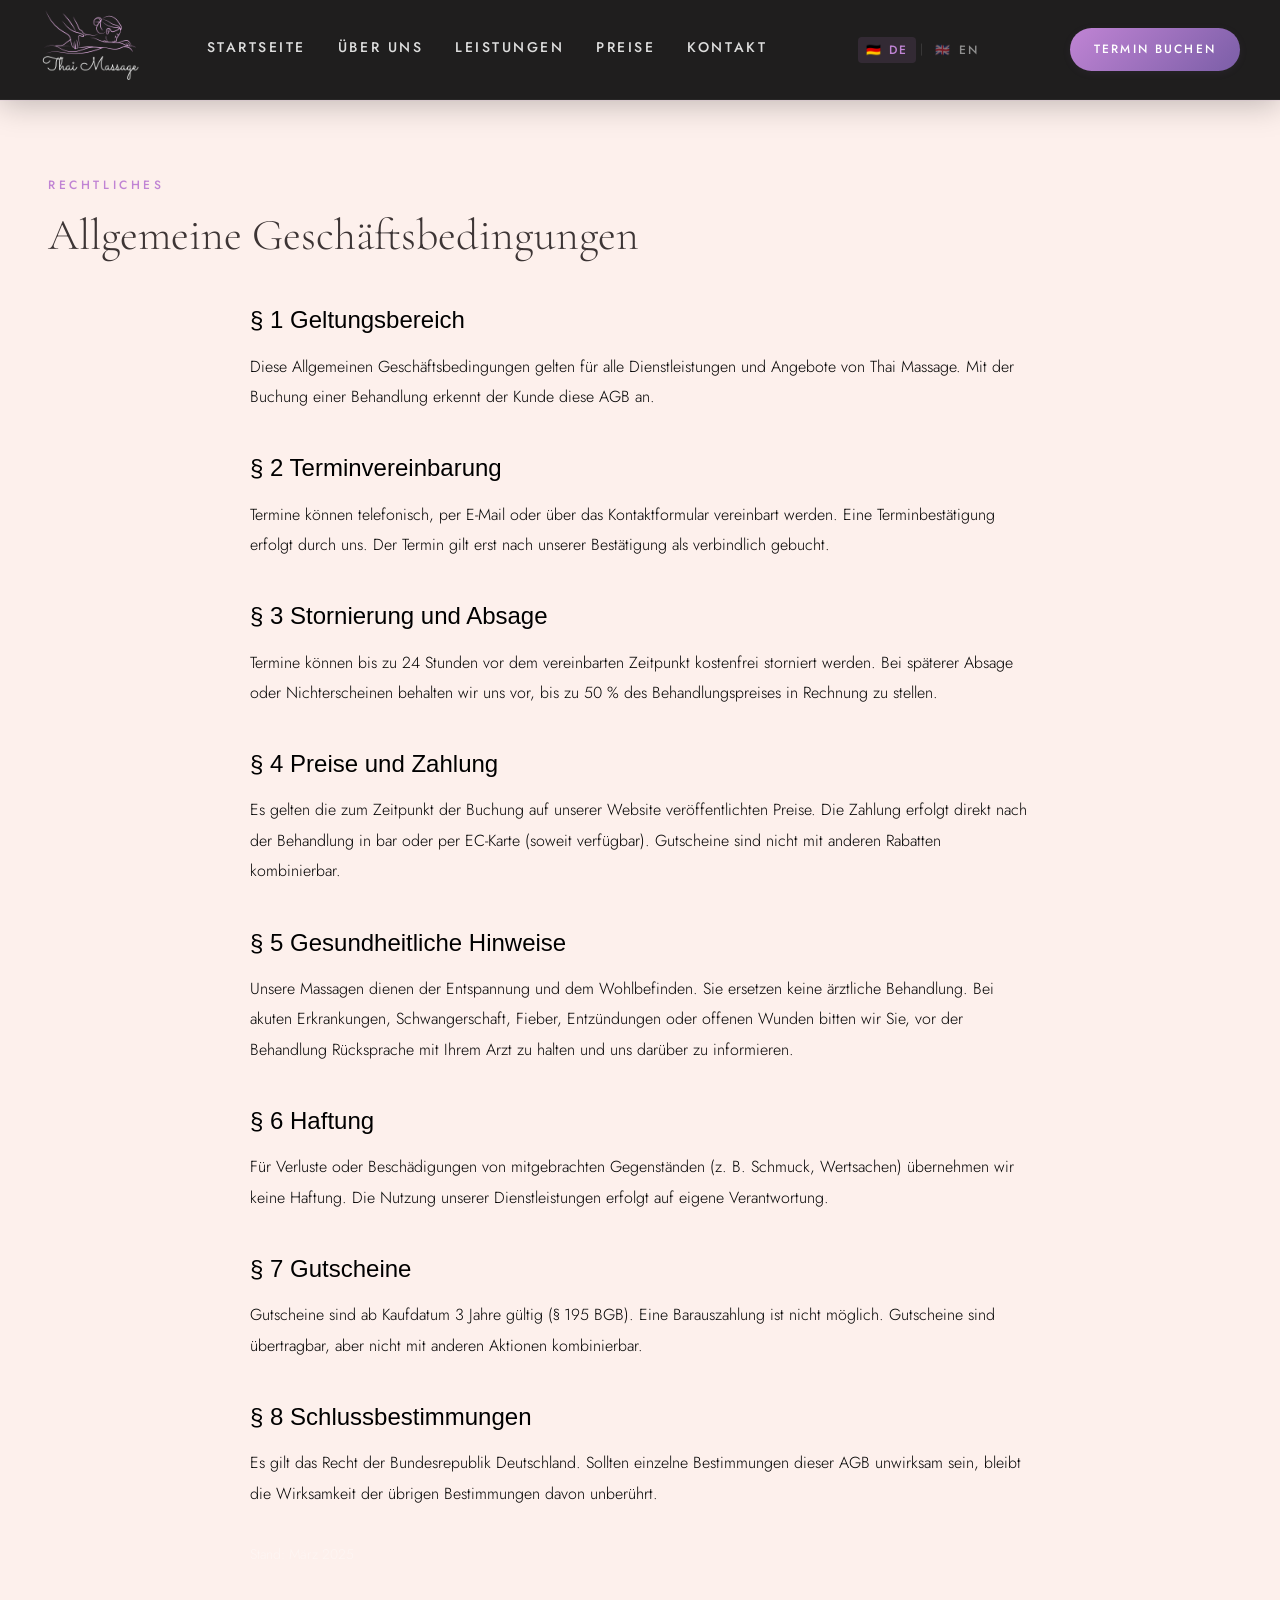
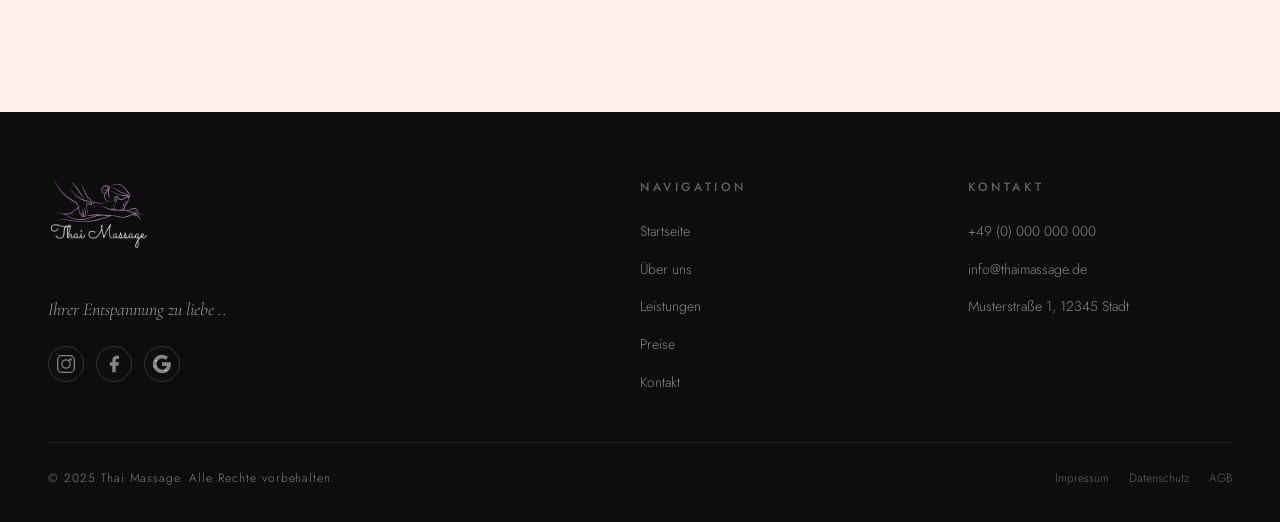
<file: agb.html>
<!DOCTYPE html>
<html lang="de">
  <head>
    <meta charset="UTF-8" />
    <meta name="viewport" content="width=device-width, initial-scale=1.0" />
    <meta
      name="description"
      content="Allgemeine Geschäftsbedingungen – Thai Massage" />
    <title>AGB – Thai Massage</title>

    <!-- Open Graph -->
    <meta property="og:type" content="website" />
    <meta property="og:title" content="AGB – Thai Massage" />
    <meta
      property="og:description"
      content="Allgemeine Geschäftsbedingungen der Thai Massage." />
    <meta property="og:image" content="images/hero.png" />
    <meta property="og:url" content="https://www.IHRE-DOMAIN.de/agb.html" />

    <!-- Favicon -->
    <link rel="icon" type="image/png" href="favicon-96x96.png" sizes="96x96" />
    <link rel="icon" type="image/svg+xml" href="favicon.svg" />
    <link rel="shortcut icon" href="favicon.ico" />
    <link rel="apple-touch-icon" sizes="180x180" href="apple-touch-icon.png" />
    <link rel="manifest" href="site.webmanifest" />

    <!-- CSS -->
    <link rel="stylesheet" href="css/variables.css" />
    <link rel="stylesheet" href="css/base.css" />
    <link rel="stylesheet" href="css/navbar.css" />
    <link rel="stylesheet" href="css/sections.css" />
    <link rel="stylesheet" href="css/contact.css" />
    <link rel="stylesheet" href="css/responsive.css" />
  </head>

  <body>
    <!-- NAVBAR -->
    <header id="navbar" class="navbar">
      <div class="navbar__inner">
        <a href="index.html" class="navbar__logo">
          <img src="images/transparent-logo.png" alt="Thai Massage Logo" />
        </a>
        <nav class="navbar__nav" aria-label="Hauptnavigation">
          <a
            href="index.html"
            class="navbar__link"
            data-de="Startseite"
            data-en="Home"
            >Startseite</a
          >
          <a
            href="index.html#about"
            class="navbar__link"
            data-de="Über uns"
            data-en="About"
            >Über uns</a
          >
          <a
            href="leistungen.html"
            class="navbar__link"
            data-de="Leistungen"
            data-en="Services"
            >Leistungen</a
          >
          <a
            href="leistungen.html#preise"
            class="navbar__link"
            data-de="Preise"
            data-en="Prices"
            >Preise</a
          >
          <a
            href="kontakt.html"
            class="navbar__link"
            data-de="Kontakt"
            data-en="Contact"
            >Kontakt</a
          >
        </nav>
        <div class="lang-toggle">
          <button class="lang-toggle__btn active" data-lang="de">🇩🇪 DE</button>
          <span class="lang-toggle__sep">|</span>
          <button class="lang-toggle__btn" data-lang="en">🇬🇧 EN</button>
        </div>
        <a
          href="kontakt.html"
          class="navbar__cta"
          data-de="Termin buchen"
          data-en="Book Now"
          >Termin buchen</a
        >
        <button
          id="burger"
          class="burger"
          aria-label="Menü öffnen"
          aria-expanded="false">
          <span class="burger__line"></span>
          <span class="burger__line"></span>
          <span class="burger__line"></span>
        </button>
      </div>
    </header>

    <!-- Mobile Menu -->
    <div id="mobileMenu" class="mobile-menu" role="dialog" aria-modal="true">
      <a
        href="index.html"
        class="mobile-menu__link"
        data-de="Startseite"
        data-en="Home"
        >Startseite</a
      >
      <a
        href="index.html#about"
        class="mobile-menu__link"
        data-de="Über uns"
        data-en="About"
        >Über uns</a
      >
      <a
        href="leistungen.html"
        class="mobile-menu__link"
        data-de="Leistungen"
        data-en="Services"
        >Leistungen</a
      >
      <a
        href="leistungen.html#preise"
        class="mobile-menu__link"
        data-de="Preise"
        data-en="Prices"
        >Preise</a
      >
      <a
        href="kontakt.html"
        class="mobile-menu__link"
        data-de="Kontakt"
        data-en="Contact"
        >Kontakt</a
      >
      <div class="mobile-menu__lang">
        <button class="lang-toggle__btn" data-lang="de">🇩🇪 DE</button>
        <span class="lang-toggle__sep">|</span>
        <button class="lang-toggle__btn" data-lang="en">🇬🇧 EN</button>
      </div>
      <a
        href="kontakt.html"
        class="mobile-menu__cta"
        data-de="Termin buchen"
        data-en="Book Now"
        >Termin buchen</a
      >
      <span class="mobile-menu__deco">Thai Massage</span>
    </div>

    <main>
      <section class="services section" id="agb">
        <div class="container">
          <div class="services__header reveal">
            <span
              class="section-label"
              data-de="Rechtliches"
              data-en="Legal"
              id="rechtliches"
              >Rechtliches</span
            >
            <h1
              class="section-title"
              data-de="Allgemeine Geschäftsbedingungen"
              data-en="Terms and Conditions"
              id="agb-h1">
              Allgemeine Geschäftsbedingungen
            </h1>
          </div>

          <div class="legal-content reveal">
            <h2 data-de="§ 1 Geltungsbereich" data-en="§ 1 Scope">
              § 1 Geltungsbereich
            </h2>
            <p
              data-de="Diese Allgemeinen Geschäftsbedingungen gelten für alle Dienstleistungen und Angebote von Thai Massage. Mit der Buchung einer Behandlung erkennt der Kunde diese AGB an."
              data-en="These Terms and Conditions apply to all services and offers by Thai Massage. By booking a treatment, the customer accepts these Terms.">
              Diese Allgemeinen Geschäftsbedingungen gelten für alle
              Dienstleistungen und Angebote von Thai Massage. Mit der Buchung
              einer Behandlung erkennt der Kunde diese AGB an.
            </p>

            <h2 data-de="§ 2 Terminvereinbarung" data-en="§ 2 Appointments">
              § 2 Terminvereinbarung
            </h2>
            <p
              data-de="Termine können telefonisch, per E-Mail oder über das Kontaktformular vereinbart werden. Eine Terminbestätigung erfolgt durch uns. Der Termin gilt erst nach unserer Bestätigung als verbindlich gebucht."
              data-en="Appointments can be made by phone, email or via the contact form. Confirmation will be provided by us. The appointment is only considered binding after our confirmation.">
              Termine können telefonisch, per E-Mail oder über das
              Kontaktformular vereinbart werden. Eine Terminbestätigung erfolgt
              durch uns. Der Termin gilt erst nach unserer Bestätigung als
              verbindlich gebucht.
            </p>

            <h2 data-de="§ 3 Stornierung und Absage" data-en="§ 3 Cancellation">
              § 3 Stornierung und Absage
            </h2>
            <p
              data-de="Termine können bis zu 24 Stunden vor dem vereinbarten Zeitpunkt kostenfrei storniert werden. Bei späterer Absage oder Nichterscheinen behalten wir uns vor, bis zu 50 % des Behandlungspreises in Rechnung zu stellen."
              data-en="Appointments can be cancelled free of charge up to 24 hours before the agreed time. In the event of later cancellation or no-show, we reserve the right to charge up to 50% of the treatment price.">
              Termine können bis zu 24 Stunden vor dem vereinbarten Zeitpunkt
              kostenfrei storniert werden. Bei späterer Absage oder
              Nichterscheinen behalten wir uns vor, bis zu 50 % des
              Behandlungspreises in Rechnung zu stellen.
            </p>

            <h2
              data-de="§ 4 Preise und Zahlung"
              data-en="§ 4 Prices and payment">
              § 4 Preise und Zahlung
            </h2>
            <p
              data-de="Es gelten die zum Zeitpunkt der Buchung auf unserer Website veröffentlichten Preise. Die Zahlung erfolgt direkt nach der Behandlung in bar oder per EC-Karte (soweit verfügbar). Gutscheine sind nicht mit anderen Rabatten kombinierbar."
              data-en="The prices published on our website at the time of booking apply. Payment is due directly after the treatment in cash or by debit card (if available). Vouchers cannot be combined with other discounts.">
              Es gelten die zum Zeitpunkt der Buchung auf unserer Website
              veröffentlichten Preise. Die Zahlung erfolgt direkt nach der
              Behandlung in bar oder per EC-Karte (soweit verfügbar). Gutscheine
              sind nicht mit anderen Rabatten kombinierbar.
            </p>

            <h2
              data-de="§ 5 Gesundheitliche Hinweise"
              data-en="§ 5 Health information">
              § 5 Gesundheitliche Hinweise
            </h2>
            <p
              data-de="Unsere Massagen dienen der Entspannung und dem Wohlbefinden. Sie ersetzen keine ärztliche Behandlung. Bei akuten Erkrankungen, Schwangerschaft, Fieber, Entzündungen oder offenen Wunden bitten wir Sie, vor der Behandlung Rücksprache mit Ihrem Arzt zu halten und uns darüber zu informieren."
              data-en="Our massages are for relaxation and well-being. They do not replace medical treatment. In case of acute illness, pregnancy, fever, inflammation or open wounds, please consult your doctor before treatment and inform us accordingly.">
              Unsere Massagen dienen der Entspannung und dem Wohlbefinden. Sie
              ersetzen keine ärztliche Behandlung. Bei akuten Erkrankungen,
              Schwangerschaft, Fieber, Entzündungen oder offenen Wunden bitten
              wir Sie, vor der Behandlung Rücksprache mit Ihrem Arzt zu halten
              und uns darüber zu informieren.
            </p>

            <h2 data-de="§ 6 Haftung" data-en="§ 6 Liability">§ 6 Haftung</h2>
            <p
              data-de="Für Verluste oder Beschädigungen von mitgebrachten Gegenständen (z. B. Schmuck, Wertsachen) übernehmen wir keine Haftung. Die Nutzung unserer Dienstleistungen erfolgt auf eigene Verantwortung."
              data-en="We accept no liability for the loss or damage of personal belongings (e.g. jewellery, valuables). Use of our services is at your own risk.">
              Für Verluste oder Beschädigungen von mitgebrachten Gegenständen
              (z. B. Schmuck, Wertsachen) übernehmen wir keine Haftung. Die
              Nutzung unserer Dienstleistungen erfolgt auf eigene Verantwortung.
            </p>

            <h2 data-de="§ 7 Gutscheine" data-en="§ 7 Vouchers">
              § 7 Gutscheine
            </h2>
            <p
              data-de="Gutscheine sind ab Kaufdatum 3 Jahre gültig (§ 195 BGB). Eine Barauszahlung ist nicht möglich. Gutscheine sind übertragbar, aber nicht mit anderen Aktionen kombinierbar."
              data-en="Vouchers are valid for 3 years from the date of purchase (§ 195 BGB). Cash payment is not possible. Vouchers are transferable but cannot be combined with other promotions.">
              Gutscheine sind ab Kaufdatum 3 Jahre gültig (§ 195 BGB). Eine
              Barauszahlung ist nicht möglich. Gutscheine sind übertragbar, aber
              nicht mit anderen Aktionen kombinierbar.
            </p>

            <h2
              data-de="§ 8 Schlussbestimmungen"
              data-en="§ 8 Final provisions">
              § 8 Schlussbestimmungen
            </h2>
            <p
              data-de="Es gilt das Recht der Bundesrepublik Deutschland. Sollten einzelne Bestimmungen dieser AGB unwirksam sein, bleibt die Wirksamkeit der übrigen Bestimmungen davon unberührt."
              data-en="The law of the Federal Republic of Germany applies. Should individual provisions of these Terms be invalid, the validity of the remaining provisions shall remain unaffected.">
              Es gilt das Recht der Bundesrepublik Deutschland. Sollten einzelne
              Bestimmungen dieser AGB unwirksam sein, bleibt die Wirksamkeit der
              übrigen Bestimmungen davon unberührt.
            </p>

            <p
              style="
                margin-top: var(--space-8);
                color: rgba(255, 255, 255, 0.4);
                font-size: var(--fs-sm);
              ">
              <span
                data-de="Stand: März 2025"
                data-en="Last updated: March 2025"
                >Stand: März 2025</span
              >
            </p>
          </div>
        </div>
      </section>
    </main>

    <!-- FOOTER -->
    <footer class="footer">
      <div class="container">
        <div class="footer__inner">
          <div class="footer__brand">
            <img src="images/transparent-logo.png" alt="Thai Massage Logo" />
            <p
              class="footer__tagline"
              data-de="Ihrer Entspannung zu liebe .."
              data-en="Dedicated to your relaxation ..">
              Ihrer Entspannung zu liebe ..
            </p>
            <div class="footer__social">
              <!-- Instagram -->
              <a href="#" class="footer__social-link" aria-label="Instagram">
                <svg
                  width="20"
                  height="20"
                  viewBox="0 0 24 24"
                  fill="none"
                  stroke="currentColor"
                  stroke-width="1.5"
                  stroke-linecap="round"
                  stroke-linejoin="round">
                  <rect x="2" y="2" width="20" height="20" rx="5" ry="5" />
                  <circle cx="12" cy="12" r="5" />
                  <circle
                    cx="17.5"
                    cy="6.5"
                    r="1.5"
                    fill="currentColor"
                    stroke="none" />
                </svg>
              </a>

              <!-- Facebook -->
              <a href="#" class="footer__social-link" aria-label="Facebook">
                <svg
                  width="20"
                  height="20"
                  viewBox="0 0 24 24"
                  fill="currentColor">
                  <path
                    d="M18 2h-3a5 5 0 0 0-5 5v3H7v4h3v8h4v-8h3l1-4h-4V7a1 1 0 0 1 1-1h3V2z" />
                </svg>
              </a>

              <!-- Google -->
              <a href="#" class="footer__social-link" aria-label="Google">
                <svg
                  width="20"
                  height="20"
                  viewBox="0 0 24 24"
                  fill="currentColor">
                  <path
                    d="M22.56 12.25c0-.78-.07-1.53-.2-2.25H12v4.26h5.92a5.06 5.06 0 0 1-2.2 3.32v2.77h3.57c2.08-1.92 3.28-4.74 3.28-8.1z" />
                  <path
                    d="M12 23c2.97 0 5.46-.98 7.28-2.66l-3.57-2.77c-.98.66-2.23 1.06-3.71 1.06-2.86 0-5.29-1.93-6.16-4.53H2.18v2.84C3.99 20.53 7.7 23 12 23z" />
                  <path
                    d="M5.84 14.09c-.22-.66-.35-1.36-.35-2.09s.13-1.43.35-2.09V7.07H2.18C1.43 8.55 1 10.22 1 12s.43 3.45 1.18 4.93l3.66-2.84z" />
                  <path
                    d="M12 5.38c1.62 0 3.06.56 4.21 1.64l3.15-3.15C17.45 2.09 14.97 1 12 1 7.7 1 3.99 3.47 2.18 7.07l3.66 2.84c.87-2.6 3.3-4.53 6.16-4.53z" />
                </svg>
              </a>
            </div>
          </div>
          <div>
            <p
              class="footer__col-title"
              data-de="Navigation"
              data-en="Navigation">
              Navigation
            </p>
            <ul class="footer__links">
              <li>
                <a
                  href="index.html"
                  class="footer__link"
                  data-de="Startseite"
                  data-en="Home"
                  >Startseite</a
                >
              </li>
              <li>
                <a
                  href="index.html#about"
                  class="footer__link"
                  data-de="Über uns"
                  data-en="About"
                  >Über uns</a
                >
              </li>
              <li>
                <a
                  href="leistungen.html"
                  class="footer__link"
                  data-de="Leistungen"
                  data-en="Services"
                  >Leistungen</a
                >
              </li>
              <li>
                <a
                  href="leistungen.html#preise"
                  class="footer__link"
                  data-de="Preise"
                  data-en="Prices"
                  >Preise</a
                >
              </li>
              <li>
                <a
                  href="kontakt.html"
                  class="footer__link"
                  data-de="Kontakt"
                  data-en="Contact"
                  >Kontakt</a
                >
              </li>
            </ul>
          </div>
          <div>
            <p class="footer__col-title" data-de="Kontakt" data-en="Contact">
              Kontakt
            </p>
            <ul class="footer__links">
              <li>
                <a href="tel:+49000000000" class="footer__link"
                  >+49 (0) 000 000 000</a
                >
              </li>
              <li>
                <a href="mailto:info@thaimassage.de" class="footer__link"
                  >info@thaimassage.de</a
                >
              </li>
              <li>
                <span
                  class="footer__link"
                  data-de="Musterstraße 1, 12345 Stadt"
                  data-en="Sample Street 1, 12345 City"
                  >Musterstraße 1, 12345 Stadt</span
                >
              </li>
            </ul>
          </div>
        </div>
        <div class="footer__bottom">
          <p
            class="footer__copy"
            data-de="© 2025 Thai Massage. Alle Rechte vorbehalten."
            data-en="© 2025 Thai Massage. All rights reserved.">
            © 2026 Thai Massage. Alle Rechte vorbehalten.
          </p>
          <div class="footer__legal">
            <a href="impressum.html" data-de="Impressum" data-en="Imprint"
              >Impressum</a
            >
            <a href="datenschutz.html" data-de="Datenschutz" data-en="Privacy"
              >Datenschutz</a
            >
            <a href="agb.html" data-de="AGB" data-en="Terms">AGB</a>
          </div>
        </div>
      </div>
    </footer>
    <!-- DSGVO / Datenschutz Hinweis -->
    <div
      class="cookie-banner"
      id="cookieBanner"
      role="dialog"
      aria-live="polite"
      aria-label="Datenschutzhinweis"
      hidden>
      <div class="cookie-banner__inner">
        <p
          class="cookie-banner__text"
          data-de="Wir verwenden keine Tracking-Cookies. Für eine bessere Nutzung speichern wir nur Ihre Spracheinstellung. Mehr Infos in der Datenschutzerklärung."
          data-en="We do not use tracking cookies. For a better experience we only store your language setting. More info in the privacy policy.">
          Wir verwenden keine Tracking-Cookies. Für eine bessere Nutzung
          speichern wir nur Ihre Spracheinstellung. Mehr Infos in der
          Datenschutzerklärung.
        </p>

        <div class="cookie-banner__actions">
          <a
            class="cookie-banner__link"
            href="datenschutz.html"
            data-de="Datenschutz"
            data-en="Privacy policy"
            >Datenschutz</a
          >
          <button
            class="cookie-banner__btn"
            id="cookieAcceptBtn"
            type="button"
            data-de="OK"
            data-en="OK">
            OK
          </button>
        </div>
      </div>
    </div>
    <script src="js/main.js"></script>
  </body>
</html>
</file>
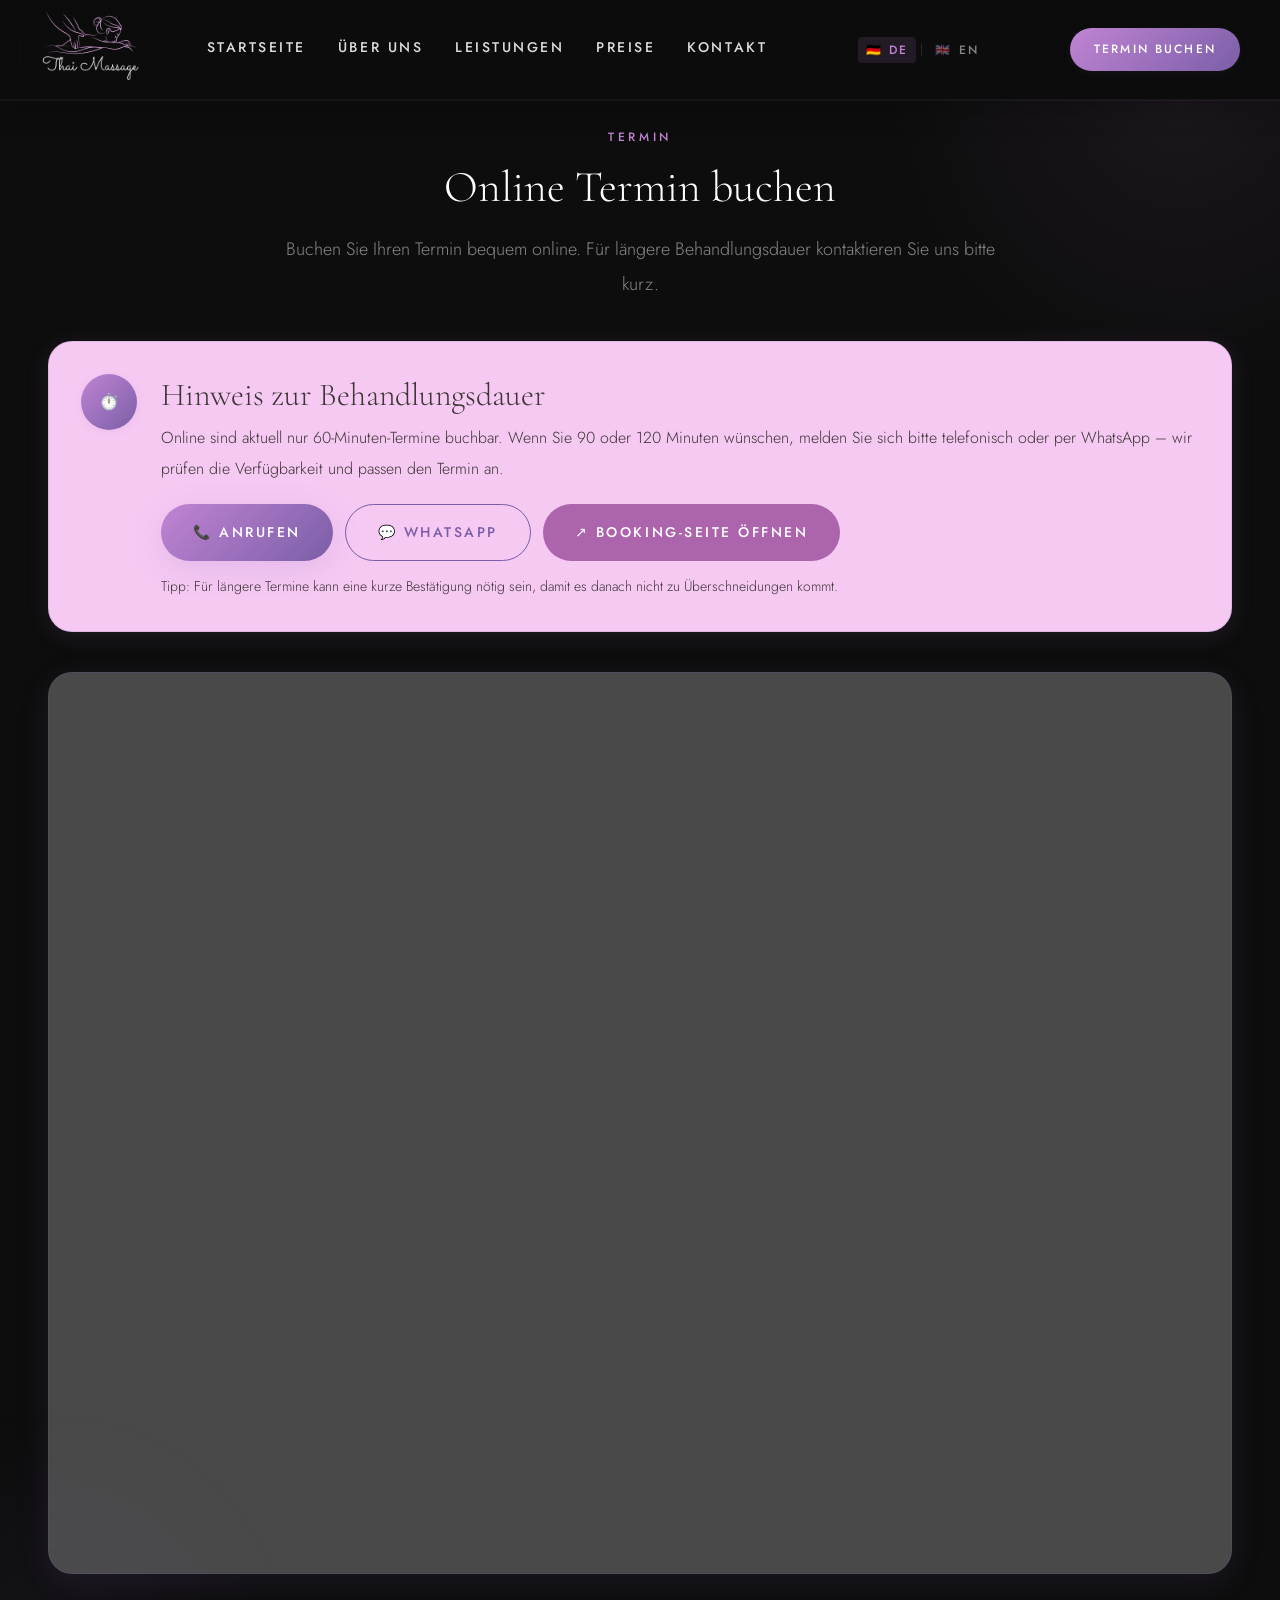
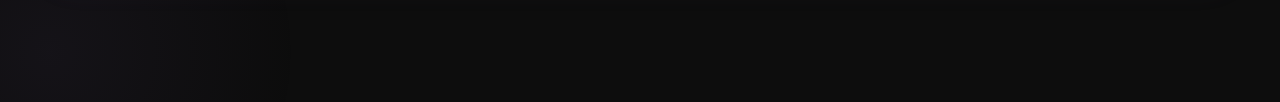
<file: booking.html>
<!DOCTYPE html>
<html lang="de">
  <head>
    <meta charset="UTF-8" />
    <meta name="viewport" content="width=device-width, initial-scale=1.0" />
    <meta
      name="description"
      content="Termin buchen – Thai Massage. Online Termin buchen (60 Minuten). Für 90/120 Minuten bitte telefonisch oder per WhatsApp anfragen." />
    <title
      data-de="Termin buchen – Thai Massage"
      data-en="Book Appointment – Thai Massage">
      Termin buchen – Thai Massage
    </title>

    <!-- Open Graph -->
    <meta property="og:type" content="website" />
    <meta property="og:title" content="Termin buchen – Thai Massage" />
    <meta
      property="og:description"
      content="Online Termin buchen (60 Minuten). Für 90/120 Minuten bitte telefonisch oder per WhatsApp anfragen." />
    <meta property="og:image" content="images/hero.png" />
    <meta property="og:url" content="https://www.IHRE-DOMAIN.de/booking.html" />

    <!-- Favicon -->
    <link rel="icon" type="image/png" href="favicon-96x96.png" sizes="96x96" />
    <link rel="icon" type="image/svg+xml" href="favicon.svg" />
    <link rel="shortcut icon" href="favicon.ico" />
    <link rel="apple-touch-icon" sizes="180x180" href="apple-touch-icon.png" />
    <link rel="manifest" href="site.webmanifest" />

    <!-- CSS (wie in index.html / kontakt.html) -->
    <link rel="stylesheet" href="css/variables.css" />
    <link rel="stylesheet" href="css/base.css" />
    <link rel="stylesheet" href="css/navbar.css" />
    <link rel="stylesheet" href="css/sections.css" />
    <link rel="stylesheet" href="css/services.css" />
    <link rel="stylesheet" href="css/responsive.css" />

    <!-- Page-specific -->
    <link rel="stylesheet" href="css/booking.css" />
  </head>

  <body>
    <!-- ======================================================
       NAVBAR
    ====================================================== -->
    <header id="navbar" class="navbar">
      <div class="navbar__inner">
        <a href="index.html" class="navbar__logo">
          <img src="images/transparent-logo.png" alt="Thai Massage Logo" />
        </a>

        <nav class="navbar__nav" aria-label="Hauptnavigation">
          <a
            href="index.html"
            class="navbar__link"
            data-de="Startseite"
            data-en="Home"
            >Startseite</a
          >
          <a
            href="index.html#about"
            class="navbar__link"
            data-de="Über uns"
            data-en="About"
            >Über uns</a
          >
          <a
            href="leistungen.html"
            class="navbar__link"
            data-de="Leistungen"
            data-en="Services"
            >Leistungen</a
          >
          <a
            href="leistungen.html#preise"
            class="navbar__link"
            data-de="Preise"
            data-en="Prices"
            >Preise</a
          >
          <a
            href="kontakt.html"
            class="navbar__link"
            data-de="Kontakt"
            data-en="Contact"
            >Kontakt</a
          >
        </nav>

        <div class="lang-toggle">
          <button class="lang-toggle__btn active" data-lang="de">🇩🇪 DE</button>
          <span class="lang-toggle__sep">|</span>
          <button class="lang-toggle__btn" data-lang="en">🇬🇧 EN</button>
        </div>

        <a
          href="booking.html"
          class="navbar__cta active"
          data-de="Termin buchen"
          data-en="Book Now"
          >Termin buchen</a
        >

        <button
          id="burger"
          class="burger"
          aria-label="Menü öffnen"
          aria-expanded="false">
          <span class="burger__line"></span>
          <span class="burger__line"></span>
          <span class="burger__line"></span>
        </button>
      </div>
    </header>

    <!-- Mobile Menu -->
    <div id="mobileMenu" class="mobile-menu" role="dialog" aria-modal="true">
      <a
        href="index.html"
        class="mobile-menu__link"
        data-de="Startseite"
        data-en="Home"
        >Startseite</a
      >
      <a
        href="index.html#about"
        class="mobile-menu__link"
        data-de="Über uns"
        data-en="About"
        >Über uns</a
      >
      <a
        href="leistungen.html"
        class="mobile-menu__link"
        data-de="Leistungen"
        data-en="Services"
        >Leistungen</a
      >
      <a
        href="leistungen.html#preise"
        class="mobile-menu__link"
        data-de="Preise"
        data-en="Prices"
        >Preise</a
      >
      <a
        href="kontakt.html"
        class="mobile-menu__link"
        data-de="Kontakt"
        data-en="Contact"
        >Kontakt</a
      >

      <div class="mobile-menu__lang">
        <button class="lang-toggle__btn" data-lang="de">🇩🇪 DE</button>
        <span class="lang-toggle__sep">|</span>
        <button class="lang-toggle__btn" data-lang="en">🇬🇧 EN</button>
      </div>

      <a
        href="booking.html"
        class="mobile-menu__cta"
        data-de="Termin buchen"
        data-en="Book Now"
        >Termin buchen</a
      >
      <span class="mobile-menu__deco">Thai Massage</span>
    </div>

    <main>
      <!-- ====================================================
          BOOKING – INTRO
      ==================================================== -->
      <section class="services section booking-page">
        <div class="container">
          <div class="services__header reveal">
            <span class="section-label" data-de="Termin" data-en="Booking"
              >Termin</span
            >

            <h1
              class="section-title"
              data-de="Online Termin buchen"
              data-en="Book online">
              Online Termin buchen
            </h1>

            <p
              class="section-sub"
              data-de="Buchen Sie Ihren Termin bequem online. Für längere Behandlungsdauer kontaktieren Sie uns bitte kurz."
              data-en="Book your appointment online. For longer sessions, please contact us briefly.">
              Buchen Sie Ihren Termin bequem online. Für längere
              Behandlungsdauer kontaktieren Sie uns bitte kurz.
            </p>
          </div>

          <!-- Notice Card -->
          <div class="booking-note reveal">
            <div class="booking-note__inner">
              <div class="booking-note__icon" aria-hidden="true">⏱️</div>

              <div class="booking-note__content">
                <h2
                  class="booking-note__title"
                  data-de="Hinweis zur Behandlungsdauer"
                  data-en="Notice about session duration">
                  Hinweis zur Behandlungsdauer
                </h2>

                <p
                  class="booking-note__text"
                  data-de="Online sind aktuell nur 60-Minuten-Termine buchbar. Wenn Sie 90 oder 120 Minuten wünschen, melden Sie sich bitte telefonisch oder per WhatsApp – wir prüfen die Verfügbarkeit und passen den Termin an."
                  data-en="Currently, only 60-minute appointments can be booked online. If you would like 90 or 120 minutes, please contact us by phone or WhatsApp — we’ll check availability and adjust your appointment.">
                  Online sind aktuell nur 60-Minuten-Termine buchbar. Wenn Sie
                  90 oder 120 Minuten wünschen, melden Sie sich bitte
                  telefonisch oder per WhatsApp – wir prüfen die Verfügbarkeit
                  und passen den Termin an.
                </p>

                <div class="booking-note__actions">
                  <a
                    class="btn btn--primary"
                    href="tel:+49000000000"
                    data-de="📞 Anrufen"
                    data-en="📞 Call">
                    📞 Anrufen
                  </a>

                  <a
                    class="btn btn--outline"
                    id="whatsapp"
                    href="https://wa.me/49000000000"
                    target="_blank"
                    rel="noopener noreferrer"
                    data-de="💬 WhatsApp"
                    data-en="💬 WhatsApp">
                    💬 WhatsApp
                  </a>

                  <a
                    class="btn btn--ghost"
                    href="https://massagetermin.simplybook.it"
                    target="_blank"
                    rel="noopener noreferrer"
                    data-de="↗ Booking-Seite öffnen"
                    data-en="↗ Open booking page">
                    ↗ Booking-Seite öffnen
                  </a>
                </div>

                <p
                  class="booking-note__small"
                  data-de="Tipp: Für längere Termine kann eine kurze Bestätigung nötig sein, damit es danach nicht zu Überschneidungen kommt."
                  data-en="Tip: Longer appointments may require a quick confirmation to avoid overlaps afterwards.">
                  Tipp: Für längere Termine kann eine kurze Bestätigung nötig
                  sein, damit es danach nicht zu Überschneidungen kommt.
                </p>
              </div>
            </div>
          </div>

          <!-- SimplyBook Embed -->
          <div class="booking-embed reveal">
            <iframe
              class="booking-embed__frame"
              title="SimplyBook Online-Buchung"
              src="https://massagetermin.simplybook.it"
              loading="lazy"
              referrerpolicy="no-referrer-when-downgrade">
            </iframe>
          </div>
        </div>
      </section>
    </main>

    <!-- JS -->
    <script src="js/main.js"></script>
  </body>
</html>
</file>
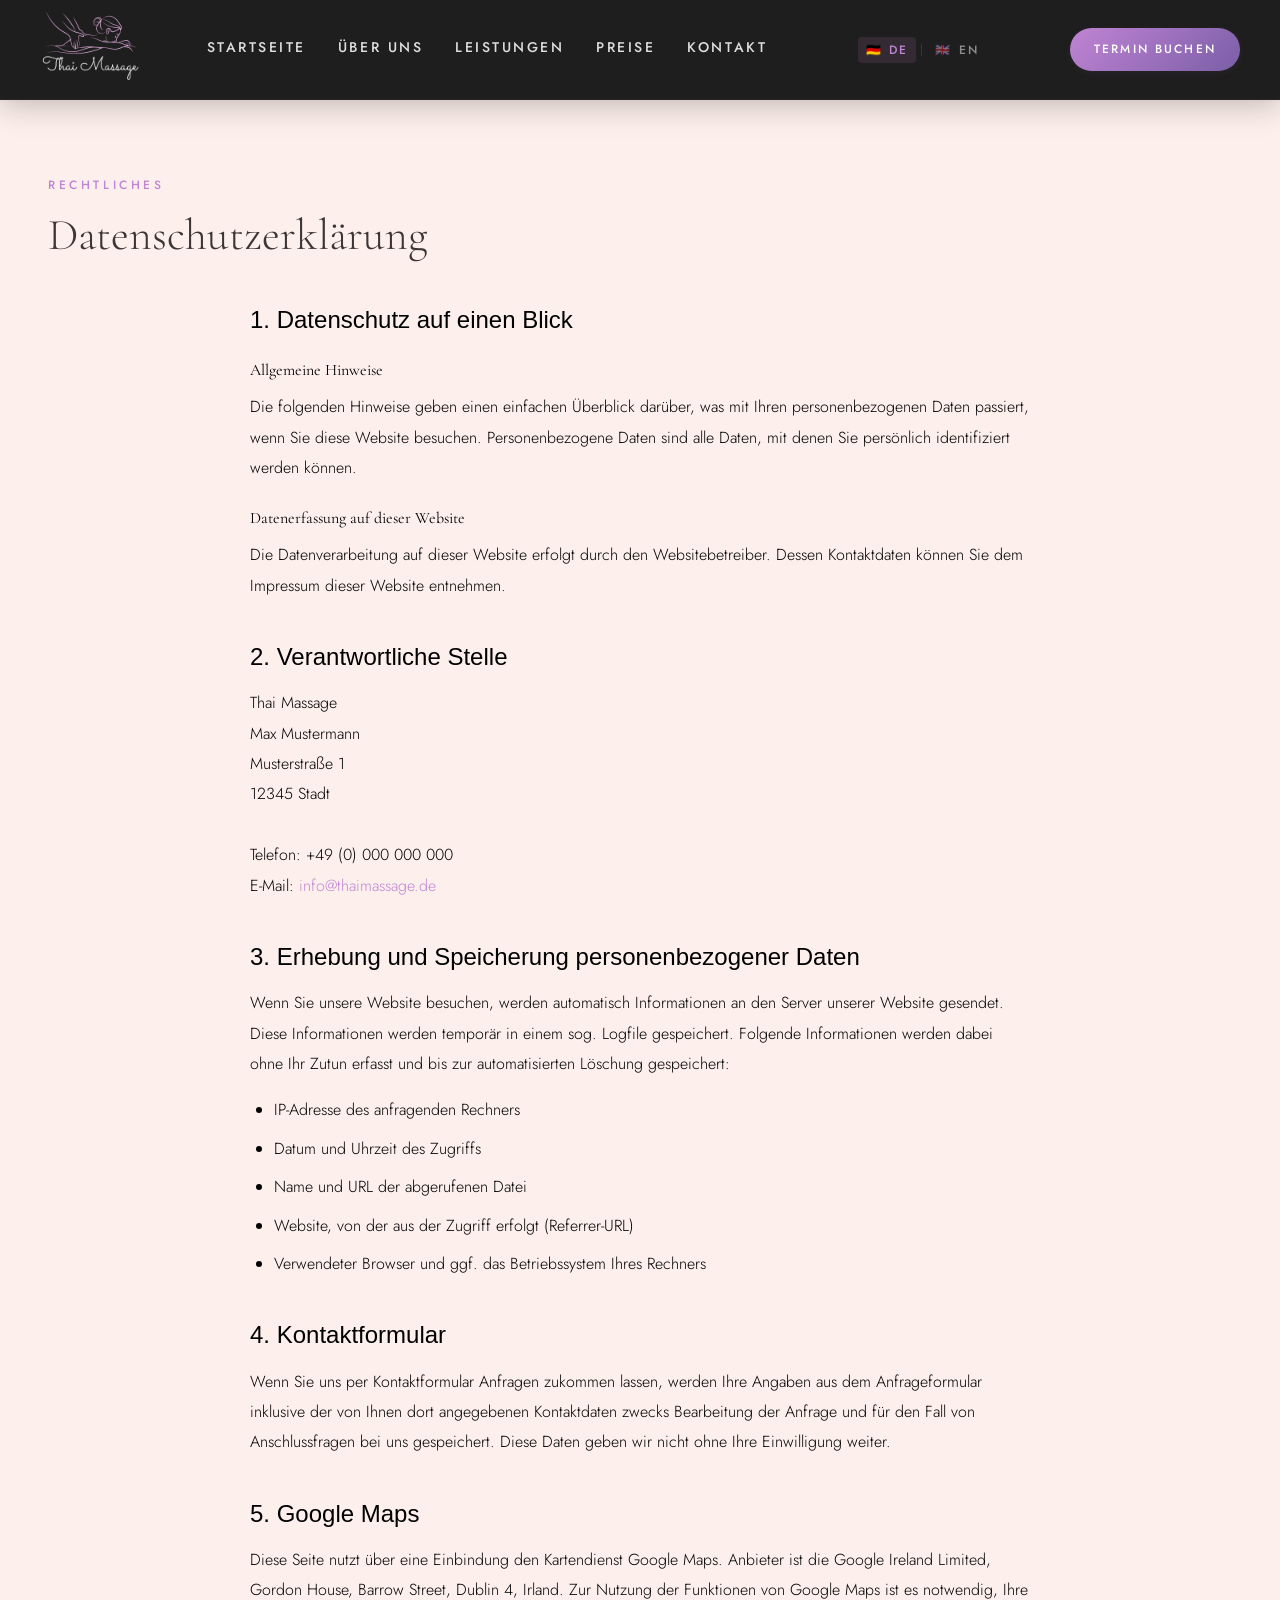
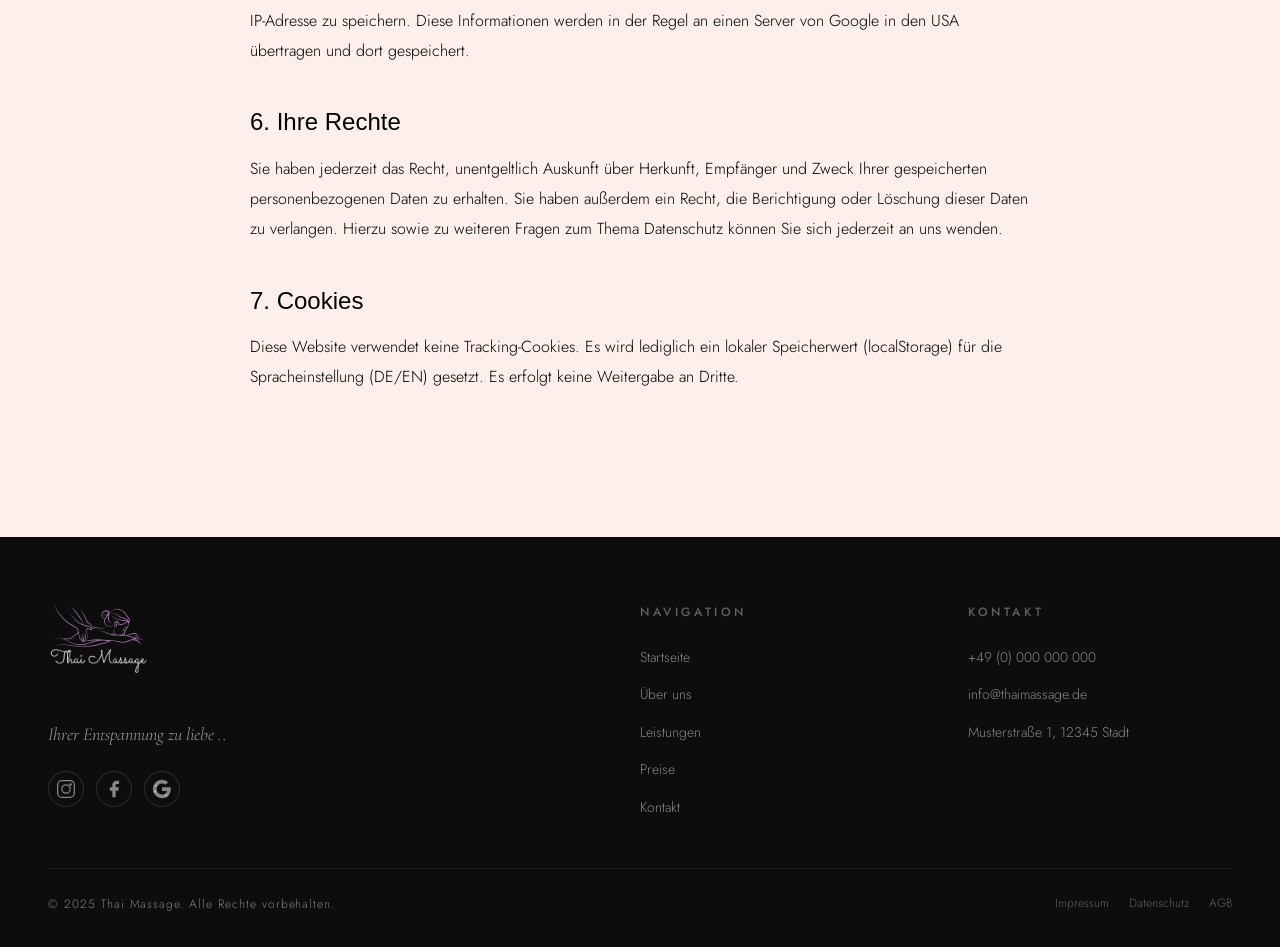
<file: datenschutz.html>
<!DOCTYPE html>
<html lang="de">
  <head>
    <meta charset="UTF-8" />
    <meta name="viewport" content="width=device-width, initial-scale=1.0" />
    <meta name="description" content="Datenschutzerklärung – Thai Massage" />
    <title>Datenschutz – Thai Massage</title>

    <!-- Open Graph -->
    <meta property="og:type" content="website" />
    <meta property="og:title" content="Datenschutz – Thai Massage" />
    <meta
      property="og:description"
      content="Datenschutzerklärung der Thai Massage." />
    <meta property="og:image" content="images/hero.png" />
    <meta
      property="og:url"
      content="https://www.IHRE-DOMAIN.de/datenschutz.html" />

    <!-- Favicon -->
    <link rel="icon" type="image/png" href="favicon-96x96.png" sizes="96x96" />
    <link rel="icon" type="image/svg+xml" href="favicon.svg" />
    <link rel="shortcut icon" href="favicon.ico" />
    <link rel="apple-touch-icon" sizes="180x180" href="apple-touch-icon.png" />
    <link rel="manifest" href="site.webmanifest" />

    <!-- CSS -->
    <link rel="stylesheet" href="css/variables.css" />
    <link rel="stylesheet" href="css/base.css" />
    <link rel="stylesheet" href="css/navbar.css" />
    <link rel="stylesheet" href="css/sections.css" />
    <link rel="stylesheet" href="css/contact.css" />
    <link rel="stylesheet" href="css/responsive.css" />
  </head>

  <body>
    <!-- NAVBAR -->
    <header id="navbar" class="navbar">
      <div class="navbar__inner">
        <a href="index.html" class="navbar__logo">
          <img src="images/transparent-logo.png" alt="Thai Massage Logo" />
        </a>
        <nav class="navbar__nav" aria-label="Hauptnavigation">
          <a
            href="index.html"
            class="navbar__link"
            data-de="Startseite"
            data-en="Home"
            >Startseite</a
          >
          <a
            href="index.html#about"
            class="navbar__link"
            data-de="Über uns"
            data-en="About"
            >Über uns</a
          >
          <a
            href="leistungen.html"
            class="navbar__link"
            data-de="Leistungen"
            data-en="Services"
            >Leistungen</a
          >
          <a
            href="leistungen.html#preise"
            class="navbar__link"
            data-de="Preise"
            data-en="Prices"
            >Preise</a
          >
          <a
            href="kontakt.html"
            class="navbar__link"
            data-de="Kontakt"
            data-en="Contact"
            >Kontakt</a
          >
        </nav>
        <div class="lang-toggle">
          <button class="lang-toggle__btn active" data-lang="de">🇩🇪 DE</button>
          <span class="lang-toggle__sep">|</span>
          <button class="lang-toggle__btn" data-lang="en">🇬🇧 EN</button>
        </div>
        <a
          href="kontakt.html"
          class="navbar__cta"
          data-de="Termin buchen"
          data-en="Book Now"
          >Termin buchen</a
        >
        <button
          id="burger"
          class="burger"
          aria-label="Menü öffnen"
          aria-expanded="false">
          <span class="burger__line"></span>
          <span class="burger__line"></span>
          <span class="burger__line"></span>
        </button>
      </div>
    </header>

    <!-- Mobile Menu -->
    <div id="mobileMenu" class="mobile-menu" role="dialog" aria-modal="true">
      <a
        href="index.html"
        class="mobile-menu__link"
        data-de="Startseite"
        data-en="Home"
        >Startseite</a
      >
      <a
        href="index.html#about"
        class="mobile-menu__link"
        data-de="Über uns"
        data-en="About"
        >Über uns</a
      >
      <a
        href="leistungen.html"
        class="mobile-menu__link"
        data-de="Leistungen"
        data-en="Services"
        >Leistungen</a
      >
      <a
        href="leistungen.html#preise"
        class="mobile-menu__link"
        data-de="Preise"
        data-en="Prices"
        >Preise</a
      >
      <a
        href="kontakt.html"
        class="mobile-menu__link"
        data-de="Kontakt"
        data-en="Contact"
        >Kontakt</a
      >
      <div class="mobile-menu__lang">
        <button class="lang-toggle__btn" data-lang="de">🇩🇪 DE</button>
        <span class="lang-toggle__sep">|</span>
        <button class="lang-toggle__btn" data-lang="en">🇬🇧 EN</button>
      </div>
      <a
        href="kontakt.html"
        class="mobile-menu__cta"
        data-de="Termin buchen"
        data-en="Book Now"
        >Termin buchen</a
      >
      <span class="mobile-menu__deco">Thai Massage</span>
    </div>

    <main>
      <section class="services section" id="datenschutz">
        <div class="container">
          <div class="services__header reveal">
            <span
              class="section-label"
              data-de="Rechtliches"
              data-en="Legal"
              id="rechtliches"
              >Rechtliches</span
            >
            <h1
              class="section-title"
              data-de="Datenschutzerklärung"
              data-en="Privacy Policy"
              id="datenschutz-h1">
              Datenschutzerklärung
            </h1>
          </div>

          <div class="legal-content reveal">
            <h2
              data-de="1. Datenschutz auf einen Blick"
              data-en="1. Privacy at a glance">
              1. Datenschutz auf einen Blick
            </h2>

            <h3 data-de="Allgemeine Hinweise" data-en="General information">
              Allgemeine Hinweise
            </h3>
            <p
              data-de="Die folgenden Hinweise geben einen einfachen Überblick darüber, was mit Ihren personenbezogenen Daten passiert, wenn Sie diese Website besuchen. Personenbezogene Daten sind alle Daten, mit denen Sie persönlich identifiziert werden können."
              data-en="The following notes provide a simple overview of what happens to your personal data when you visit this website. Personal data is any data that can be used to personally identify you.">
              Die folgenden Hinweise geben einen einfachen Überblick darüber,
              was mit Ihren personenbezogenen Daten passiert, wenn Sie diese
              Website besuchen. Personenbezogene Daten sind alle Daten, mit
              denen Sie persönlich identifiziert werden können.
            </p>

            <h3
              data-de="Datenerfassung auf dieser Website"
              data-en="Data collection on this website">
              Datenerfassung auf dieser Website
            </h3>
            <p
              data-de="Die Datenverarbeitung auf dieser Website erfolgt durch den Websitebetreiber. Dessen Kontaktdaten können Sie dem Impressum dieser Website entnehmen."
              data-en="Data processing on this website is carried out by the website operator. Their contact details can be found in the imprint of this website.">
              Die Datenverarbeitung auf dieser Website erfolgt durch den
              Websitebetreiber. Dessen Kontaktdaten können Sie dem Impressum
              dieser Website entnehmen.
            </p>

            <h2
              data-de="2. Verantwortliche Stelle"
              data-en="2. Responsible party">
              2. Verantwortliche Stelle
            </h2>
            <p>
              Thai Massage<br />
              Max Mustermann<br />
              Musterstraße 1<br />
              12345 Stadt<br /><br />
              <span data-de="Telefon:" data-en="Phone:">Telefon:</span> +49 (0)
              000 000 000<br />
              <span data-de="E-Mail:" data-en="Email:">E-Mail:</span>
              <a href="mailto:info@thaimassage.de">info@thaimassage.de</a>
            </p>

            <h2
              data-de="3. Erhebung und Speicherung personenbezogener Daten"
              data-en="3. Collection and storage of personal data">
              3. Erhebung und Speicherung personenbezogener Daten
            </h2>
            <p
              data-de="Wenn Sie unsere Website besuchen, werden automatisch Informationen an den Server unserer Website gesendet. Diese Informationen werden temporär in einem sog. Logfile gespeichert. Folgende Informationen werden dabei ohne Ihr Zutun erfasst und bis zur automatisierten Löschung gespeichert:"
              data-en="When you visit our website, information is automatically sent to our server. This information is temporarily stored in a log file. The following information is recorded without your intervention and stored until automated deletion:">
              Wenn Sie unsere Website besuchen, werden automatisch Informationen
              an den Server unserer Website gesendet. Diese Informationen werden
              temporär in einem sog. Logfile gespeichert. Folgende Informationen
              werden dabei ohne Ihr Zutun erfasst und bis zur automatisierten
              Löschung gespeichert:
            </p>
            <ul>
              <li
                data-de="IP-Adresse des anfragenden Rechners"
                data-en="IP
                address of the requesting computer">
                IP-Adresse des anfragenden Rechners
              </li>
              <li
                data-de="Datum und Uhrzeit des Zugriffs"
                data-en="Date and time of access">
                Datum und Uhrzeit des Zugriffs
              </li>
              <li
                data-de="Name und URL der abgerufenen Datei"
                data-en="Name and URL of the retrieved file">
                Name und URL der abgerufenen Datei
              </li>
              <li
                data-de="Website, von der aus der Zugriff erfolgt (Referrer-URL)"
                data-en="Website from which access is made (referrer URL)">
                Website, von der aus der Zugriff erfolgt (Referrer-URL)
              </li>
              <li
                data-de="Verwendeter Browser und ggf. das Betriebssystem Ihres Rechners"
                data-en="Browser used and, if applicable, the operating system of your computer">
                Verwendeter Browser und ggf. das Betriebssystem Ihres Rechners
              </li>
            </ul>

            <h2 data-de="4. Kontaktformular" data-en="4. Contact form">
              4. Kontaktformular
            </h2>
            <p
              data-de="Wenn Sie uns per Kontaktformular Anfragen zukommen lassen, werden Ihre Angaben aus dem Anfrageformular inklusive der von Ihnen dort angegebenen Kontaktdaten zwecks Bearbeitung der Anfrage und für den Fall von Anschlussfragen bei uns gespeichert. Diese Daten geben wir nicht ohne Ihre Einwilligung weiter."
              data-en="If you send us enquiries via the contact form, your details from the form, including the contact data you provide, will be stored by us for the purpose of processing the enquiry and in case of follow-up questions. We do not share this data without your consent.">
              Wenn Sie uns per Kontaktformular Anfragen zukommen lassen, werden
              Ihre Angaben aus dem Anfrageformular inklusive der von Ihnen dort
              angegebenen Kontaktdaten zwecks Bearbeitung der Anfrage und für
              den Fall von Anschlussfragen bei uns gespeichert. Diese Daten
              geben wir nicht ohne Ihre Einwilligung weiter.
            </p>

            <h2 data-de="5. Google Maps" data-en="5. Google Maps">
              5. Google Maps
            </h2>
            <p
              data-de="Diese Seite nutzt über eine Einbindung den Kartendienst Google Maps. Anbieter ist die Google Ireland Limited, Gordon House, Barrow Street, Dublin 4, Irland. Zur Nutzung der Funktionen von Google Maps ist es notwendig, Ihre IP-Adresse zu speichern. Diese Informationen werden in der Regel an einen Server von Google in den USA übertragen und dort gespeichert."
              data-en="This site uses the Google Maps mapping service via an integration. The provider is Google Ireland Limited, Gordon House, Barrow Street, Dublin 4, Ireland. To use the functions of Google Maps, it is necessary to store your IP address. This information is usually transferred to a Google server in the USA and stored there.">
              Diese Seite nutzt über eine Einbindung den Kartendienst Google
              Maps. Anbieter ist die Google Ireland Limited, Gordon House,
              Barrow Street, Dublin 4, Irland. Zur Nutzung der Funktionen von
              Google Maps ist es notwendig, Ihre IP-Adresse zu speichern. Diese
              Informationen werden in der Regel an einen Server von Google in
              den USA übertragen und dort gespeichert.
            </p>

            <h2 data-de="6. Ihre Rechte" data-en="6. Your rights">
              6. Ihre Rechte
            </h2>
            <p
              data-de="Sie haben jederzeit das Recht, unentgeltlich Auskunft über Herkunft, Empfänger und Zweck Ihrer gespeicherten personenbezogenen Daten zu erhalten. Sie haben außerdem ein Recht, die Berichtigung oder Löschung dieser Daten zu verlangen. Hierzu sowie zu weiteren Fragen zum Thema Datenschutz können Sie sich jederzeit an uns wenden."
              data-en="You have the right to receive information about the origin, recipient and purpose of your stored personal data free of charge at any time. You also have the right to request the correction or deletion of this data. You can contact us at any time with regard to this and other questions on the subject of data protection.">
              Sie haben jederzeit das Recht, unentgeltlich Auskunft über
              Herkunft, Empfänger und Zweck Ihrer gespeicherten
              personenbezogenen Daten zu erhalten. Sie haben außerdem ein Recht,
              die Berichtigung oder Löschung dieser Daten zu verlangen. Hierzu
              sowie zu weiteren Fragen zum Thema Datenschutz können Sie sich
              jederzeit an uns wenden.
            </p>

            <h2 data-de="7. Cookies" data-en="7. Cookies">7. Cookies</h2>
            <p
              data-de="Diese Website verwendet keine Tracking-Cookies. Es wird lediglich ein lokaler Speicherwert (localStorage) für die Spracheinstellung (DE/EN) gesetzt. Es erfolgt keine Weitergabe an Dritte."
              data-en="This website does not use tracking cookies. Only a local storage value (localStorage) is set for the language setting (DE/EN). No data is shared with third parties.">
              Diese Website verwendet keine Tracking-Cookies. Es wird lediglich
              ein lokaler Speicherwert (localStorage) für die Spracheinstellung
              (DE/EN) gesetzt. Es erfolgt keine Weitergabe an Dritte.
            </p>
          </div>
        </div>
      </section>
    </main>

    <!-- FOOTER -->
    <footer class="footer">
      <div class="container">
        <div class="footer__inner">
          <div class="footer__brand">
            <img src="images/transparent-logo.png" alt="Thai Massage Logo" />
            <p
              class="footer__tagline"
              data-de="Ihrer Entspannung zu liebe .."
              data-en="Dedicated to your relaxation ..">
              Ihrer Entspannung zu liebe ..
            </p>
            <div class="footer__social">
              <!-- Instagram -->
              <a href="#" class="footer__social-link" aria-label="Instagram">
                <svg
                  width="20"
                  height="20"
                  viewBox="0 0 24 24"
                  fill="none"
                  stroke="currentColor"
                  stroke-width="1.5"
                  stroke-linecap="round"
                  stroke-linejoin="round">
                  <rect x="2" y="2" width="20" height="20" rx="5" ry="5" />
                  <circle cx="12" cy="12" r="5" />
                  <circle
                    cx="17.5"
                    cy="6.5"
                    r="1.5"
                    fill="currentColor"
                    stroke="none" />
                </svg>
              </a>

              <!-- Facebook -->
              <a href="#" class="footer__social-link" aria-label="Facebook">
                <svg
                  width="20"
                  height="20"
                  viewBox="0 0 24 24"
                  fill="currentColor">
                  <path
                    d="M18 2h-3a5 5 0 0 0-5 5v3H7v4h3v8h4v-8h3l1-4h-4V7a1 1 0 0 1 1-1h3V2z" />
                </svg>
              </a>

              <!-- Google -->
              <a href="#" class="footer__social-link" aria-label="Google">
                <svg
                  width="20"
                  height="20"
                  viewBox="0 0 24 24"
                  fill="currentColor">
                  <path
                    d="M22.56 12.25c0-.78-.07-1.53-.2-2.25H12v4.26h5.92a5.06 5.06 0 0 1-2.2 3.32v2.77h3.57c2.08-1.92 3.28-4.74 3.28-8.1z" />
                  <path
                    d="M12 23c2.97 0 5.46-.98 7.28-2.66l-3.57-2.77c-.98.66-2.23 1.06-3.71 1.06-2.86 0-5.29-1.93-6.16-4.53H2.18v2.84C3.99 20.53 7.7 23 12 23z" />
                  <path
                    d="M5.84 14.09c-.22-.66-.35-1.36-.35-2.09s.13-1.43.35-2.09V7.07H2.18C1.43 8.55 1 10.22 1 12s.43 3.45 1.18 4.93l3.66-2.84z" />
                  <path
                    d="M12 5.38c1.62 0 3.06.56 4.21 1.64l3.15-3.15C17.45 2.09 14.97 1 12 1 7.7 1 3.99 3.47 2.18 7.07l3.66 2.84c.87-2.6 3.3-4.53 6.16-4.53z" />
                </svg>
              </a>
            </div>
          </div>
          <div>
            <p
              class="footer__col-title"
              data-de="Navigation"
              data-en="Navigation">
              Navigation
            </p>
            <ul class="footer__links">
              <li>
                <a
                  href="index.html"
                  class="footer__link"
                  data-de="Startseite"
                  data-en="Home"
                  >Startseite</a
                >
              </li>
              <li>
                <a
                  href="index.html#about"
                  class="footer__link"
                  data-de="Über uns"
                  data-en="About"
                  >Über uns</a
                >
              </li>
              <li>
                <a
                  href="leistungen.html"
                  class="footer__link"
                  data-de="Leistungen"
                  data-en="Services"
                  >Leistungen</a
                >
              </li>
              <li>
                <a
                  href="leistungen.html#preise"
                  class="footer__link"
                  data-de="Preise"
                  data-en="Prices"
                  >Preise</a
                >
              </li>
              <li>
                <a
                  href="kontakt.html"
                  class="footer__link"
                  data-de="Kontakt"
                  data-en="Contact"
                  >Kontakt</a
                >
              </li>
            </ul>
          </div>
          <div>
            <p class="footer__col-title" data-de="Kontakt" data-en="Contact">
              Kontakt
            </p>
            <ul class="footer__links">
              <li>
                <a href="tel:+49000000000" class="footer__link"
                  >+49 (0) 000 000 000</a
                >
              </li>
              <li>
                <a href="mailto:info@thaimassage.de" class="footer__link"
                  >info@thaimassage.de</a
                >
              </li>
              <li>
                <span
                  class="footer__link"
                  data-de="Musterstraße 1, 12345 Stadt"
                  data-en="Sample Street 1, 12345 City"
                  >Musterstraße 1, 12345 Stadt</span
                >
              </li>
            </ul>
          </div>
        </div>
        <div class="footer__bottom">
          <p
            class="footer__copy"
            data-de="© 2025 Thai Massage. Alle Rechte vorbehalten."
            data-en="© 2025 Thai Massage. All rights reserved.">
            © 2026 Thai Massage. Alle Rechte vorbehalten.
          </p>
          <div class="footer__legal">
            <a href="impressum.html" data-de="Impressum" data-en="Imprint"
              >Impressum</a
            >
            <a href="datenschutz.html" data-de="Datenschutz" data-en="Privacy"
              >Datenschutz</a
            >
            <a href="agb.html" data-de="AGB" data-en="Terms">AGB</a>
          </div>
        </div>
      </div>
    </footer>
    <!-- DSGVO / Datenschutz Hinweis -->
    <div
      class="cookie-banner"
      id="cookieBanner"
      role="dialog"
      aria-live="polite"
      aria-label="Datenschutzhinweis"
      hidden>
      <div class="cookie-banner__inner">
        <p
          class="cookie-banner__text"
          data-de="Wir verwenden keine Tracking-Cookies. Für eine bessere Nutzung speichern wir nur Ihre Spracheinstellung. Mehr Infos in der Datenschutzerklärung."
          data-en="We do not use tracking cookies. For a better experience we only store your language setting. More info in the privacy policy.">
          Wir verwenden keine Tracking-Cookies. Für eine bessere Nutzung
          speichern wir nur Ihre Spracheinstellung. Mehr Infos in der
          Datenschutzerklärung.
        </p>

        <div class="cookie-banner__actions">
          <a
            class="cookie-banner__link"
            href="datenschutz.html"
            data-de="Datenschutz"
            data-en="Privacy policy"
            >Datenschutz</a
          >
          <button
            class="cookie-banner__btn"
            id="cookieAcceptBtn"
            type="button"
            data-de="OK"
            data-en="OK">
            OK
          </button>
        </div>
      </div>
    </div>
    <script src="js/main.js"></script>
  </body>
</html>
</file>
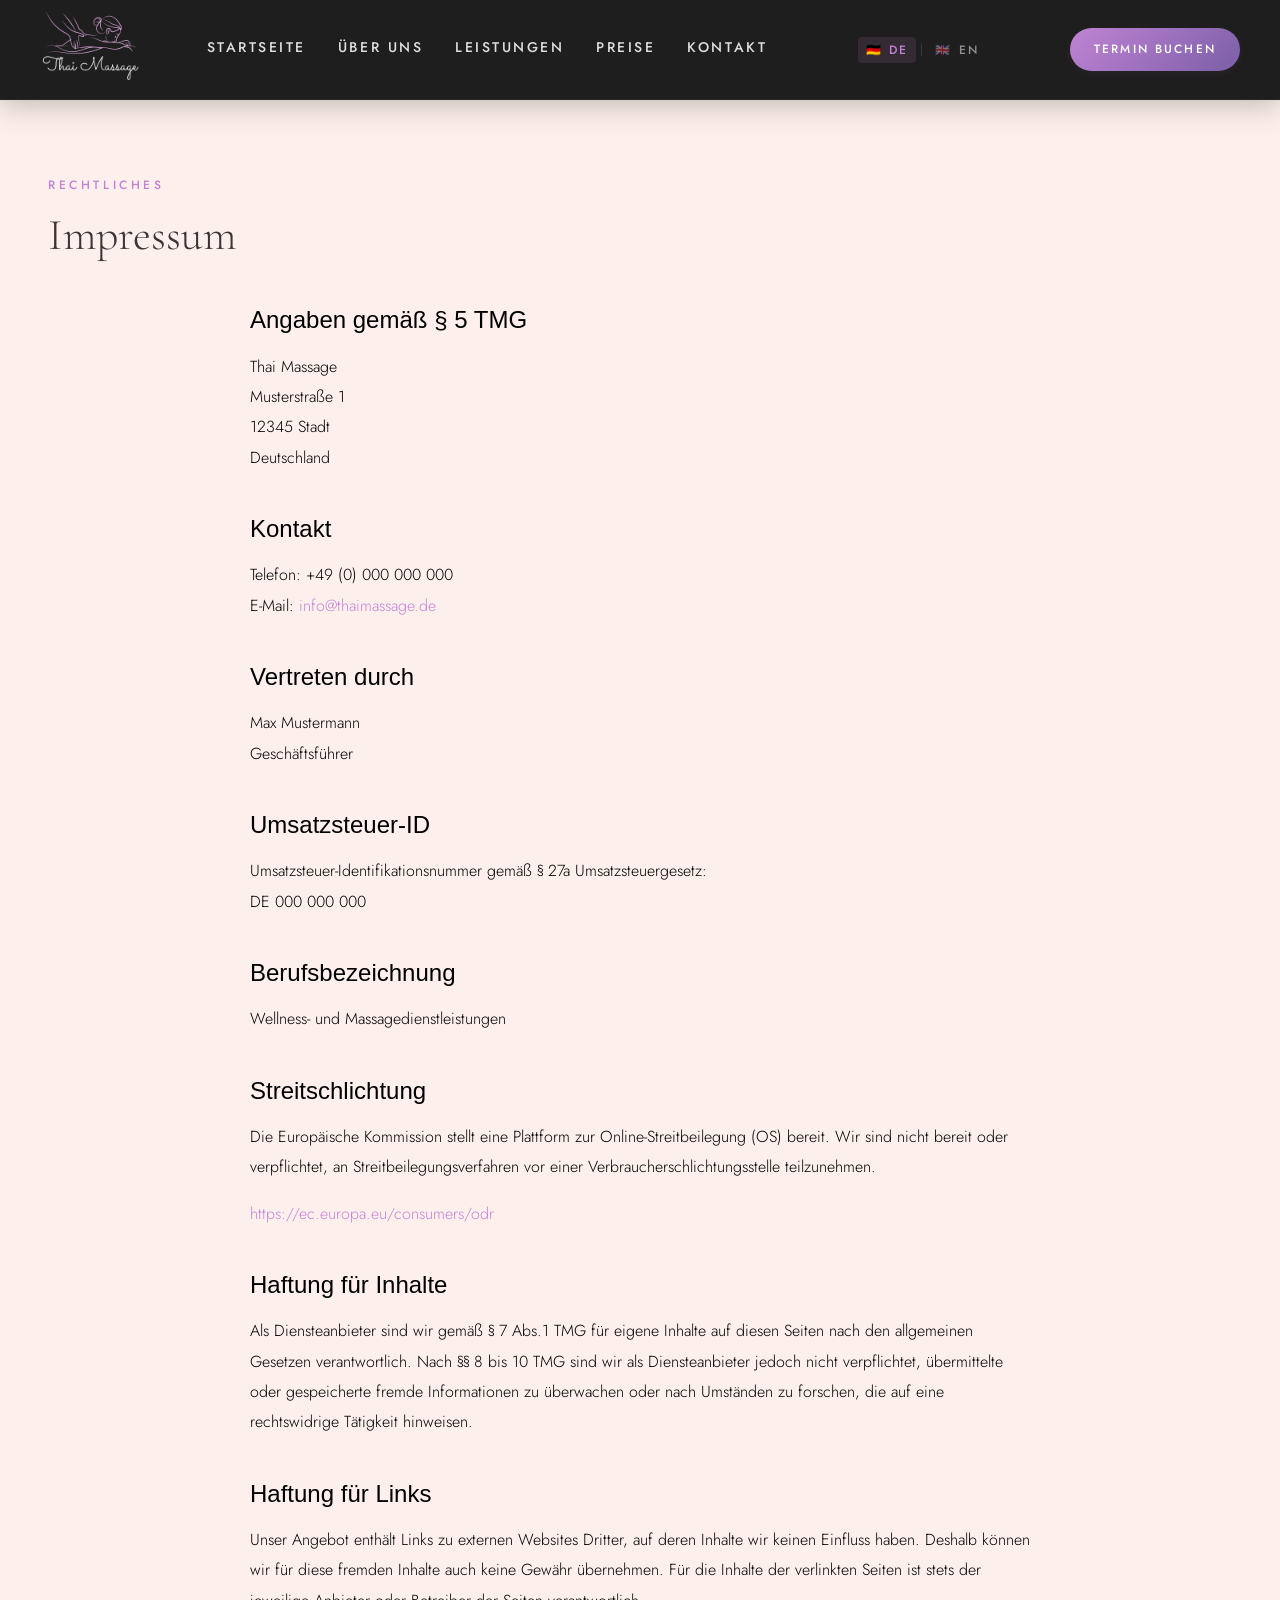
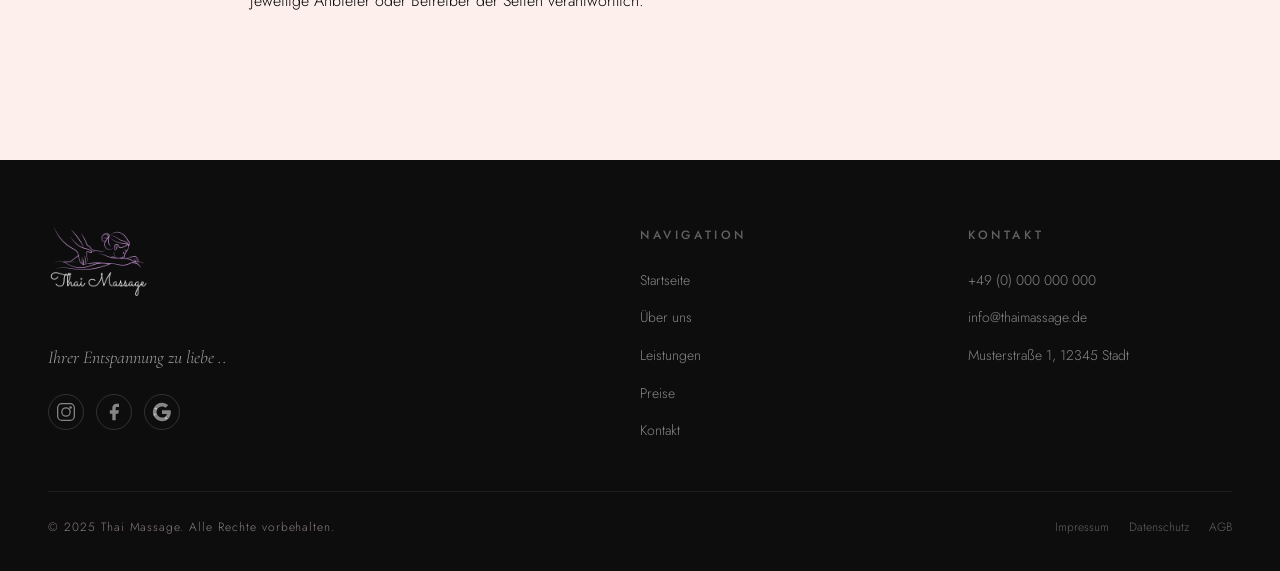
<file: impressum.html>
<!DOCTYPE html>
<html lang="de">
  <head>
    <meta charset="UTF-8" />
    <meta name="viewport" content="width=device-width, initial-scale=1.0" />
    <meta name="description" content="Impressum – Thai Massage" />
    <title>Impressum – Thai Massage</title>

    <!-- Open Graph -->
    <meta property="og:type" content="website" />
    <meta property="og:title" content="Impressum – Thai Massage" />
    <meta
      property="og:description"
      content="Impressum und rechtliche Angaben der Thai Massage." />
    <meta property="og:image" content="images/hero.png" />
    <meta
      property="og:url"
      content="https://www.IHRE-DOMAIN.de/impressum.html" />

    <!-- Favicon -->
    <link rel="icon" type="image/png" href="favicon-96x96.png" sizes="96x96" />
    <link rel="icon" type="image/svg+xml" href="favicon.svg" />
    <link rel="shortcut icon" href="favicon.ico" />
    <link rel="apple-touch-icon" sizes="180x180" href="apple-touch-icon.png" />
    <link rel="manifest" href="site.webmanifest" />

    <!-- CSS -->
    <link rel="stylesheet" href="css/variables.css" />
    <link rel="stylesheet" href="css/base.css" />
    <link rel="stylesheet" href="css/navbar.css" />
    <link rel="stylesheet" href="css/sections.css" />
    <link rel="stylesheet" href="css/contact.css" />
    <link rel="stylesheet" href="css/responsive.css" />
  </head>

  <body>
    <!-- NAVBAR -->
    <header id="navbar" class="navbar">
      <div class="navbar__inner">
        <a href="index.html" class="navbar__logo">
          <img src="images/transparent-logo.png" alt="Thai Massage Logo" />
        </a>
        <nav class="navbar__nav" aria-label="Hauptnavigation">
          <a
            href="index.html"
            class="navbar__link"
            data-de="Startseite"
            data-en="Home"
            >Startseite</a
          >
          <a
            href="index.html#about"
            class="navbar__link"
            data-de="Über uns"
            data-en="About"
            >Über uns</a
          >
          <a
            href="leistungen.html"
            class="navbar__link"
            data-de="Leistungen"
            data-en="Services"
            >Leistungen</a
          >
          <a
            href="leistungen.html#preise"
            class="navbar__link"
            data-de="Preise"
            data-en="Prices"
            >Preise</a
          >
          <a
            href="kontakt.html"
            class="navbar__link"
            data-de="Kontakt"
            data-en="Contact"
            >Kontakt</a
          >
        </nav>
        <div class="lang-toggle">
          <button class="lang-toggle__btn active" data-lang="de">🇩🇪 DE</button>
          <span class="lang-toggle__sep">|</span>
          <button class="lang-toggle__btn" data-lang="en">🇬🇧 EN</button>
        </div>
        <a
          href="kontakt.html"
          class="navbar__cta"
          data-de="Termin buchen"
          data-en="Book Now"
          >Termin buchen</a
        >
        <button
          id="burger"
          class="burger"
          aria-label="Menü öffnen"
          aria-expanded="false">
          <span class="burger__line"></span>
          <span class="burger__line"></span>
          <span class="burger__line"></span>
        </button>
      </div>
    </header>

    <!-- Mobile Menu -->
    <div id="mobileMenu" class="mobile-menu" role="dialog" aria-modal="true">
      <a
        href="index.html"
        class="mobile-menu__link"
        data-de="Startseite"
        data-en="Home"
        >Startseite</a
      >
      <a
        href="index.html#about"
        class="mobile-menu__link"
        data-de="Über uns"
        data-en="About"
        >Über uns</a
      >
      <a
        href="leistungen.html"
        class="mobile-menu__link"
        data-de="Leistungen"
        data-en="Services"
        >Leistungen</a
      >
      <a
        href="leistungen.html#preise"
        class="mobile-menu__link"
        data-de="Preise"
        data-en="Prices"
        >Preise</a
      >
      <a
        href="kontakt.html"
        class="mobile-menu__link"
        data-de="Kontakt"
        data-en="Contact"
        >Kontakt</a
      >
      <div class="mobile-menu__lang">
        <button class="lang-toggle__btn" data-lang="de">🇩🇪 DE</button>
        <span class="lang-toggle__sep">|</span>
        <button class="lang-toggle__btn" data-lang="en">🇬🇧 EN</button>
      </div>
      <a
        href="kontakt.html"
        class="mobile-menu__cta"
        data-de="Termin buchen"
        data-en="Book Now"
        >Termin buchen</a
      >
      <span class="mobile-menu__deco">Thai Massage</span>
    </div>

    <main>
      <section class="services section" id="impressum">
        <div class="container">
          <div class="services__header reveal">
            <span
              class="section-label"
              data-de="Rechtliches"
              data-en="Legal"
              id="rechtliches"
              >Rechtliches</span
            >
            <h1
              class="section-title"
              data-de="Impressum"
              data-en="Imprint"
              id="impressum-h1">
              Impressum
            </h1>
          </div>

          <div class="legal-content reveal">
            <h2
              data-de="Angaben gemäß § 5 TMG"
              data-en="Information according to § 5 TMG">
              Angaben gemäß § 5 TMG
            </h2>
            <p>
              Thai Massage<br />
              Musterstraße 1<br />
              12345 Stadt<br />
              Deutschland
            </p>

            <h2 data-de="Kontakt" data-en="Contact">Kontakt</h2>
            <p>
              <span data-de="Telefon:" data-en="Phone:">Telefon:</span> +49 (0)
              000 000 000<br />
              <span data-de="E-Mail:" data-en="Email:">E-Mail:</span>
              <a href="mailto:info@thaimassage.de">info@thaimassage.de</a>
            </p>

            <h2 data-de="Vertreten durch" data-en="Represented by">
              Vertreten durch
            </h2>
            <p>
              Max Mustermann<br />
              <span data-de="Geschäftsführer" data-en="Managing Director"
                >Geschäftsführer</span
              >
            </p>

            <h2 data-de="Umsatzsteuer-ID" data-en="VAT ID">Umsatzsteuer-ID</h2>
            <p>
              <span
                data-de="Umsatzsteuer-Identifikationsnummer gemäß § 27a Umsatzsteuergesetz:"
                data-en="VAT identification number according to § 27a of the German VAT Act:">
                Umsatzsteuer-Identifikationsnummer gemäß § 27a
                Umsatzsteuergesetz: </span
              ><br />
              DE 000 000 000
            </p>

            <h2 data-de="Berufsbezeichnung" data-en="Professional title">
              Berufsbezeichnung
            </h2>
            <p
              data-de="Wellness- und Massagedienstleistungen"
              data-en="Wellness and massage services">
              Wellness- und Massagedienstleistungen
            </p>

            <h2 data-de="Streitschlichtung" data-en="Dispute resolution">
              Streitschlichtung
            </h2>
            <p
              data-de="Die Europäische Kommission stellt eine Plattform zur Online-Streitbeilegung (OS) bereit. Wir sind nicht bereit oder verpflichtet, an Streitbeilegungsverfahren vor einer Verbraucherschlichtungsstelle teilzunehmen."
              data-en="The European Commission provides a platform for online dispute resolution (OS). We are not willing or obliged to participate in dispute resolution proceedings before a consumer arbitration board.">
              Die Europäische Kommission stellt eine Plattform zur
              Online-Streitbeilegung (OS) bereit. Wir sind nicht bereit oder
              verpflichtet, an Streitbeilegungsverfahren vor einer
              Verbraucherschlichtungsstelle teilzunehmen.
            </p>
            <p>
              <a
                href="https://ec.europa.eu/consumers/odr"
                target="_blank"
                rel="noopener noreferrer">
                https://ec.europa.eu/consumers/odr
              </a>
            </p>

            <h2 data-de="Haftung für Inhalte" data-en="Liability for content">
              Haftung für Inhalte
            </h2>
            <p
              data-de="Als Diensteanbieter sind wir gemäß § 7 Abs.1 TMG für eigene Inhalte auf diesen Seiten nach den allgemeinen Gesetzen verantwortlich. Nach §§ 8 bis 10 TMG sind wir als Diensteanbieter jedoch nicht verpflichtet, übermittelte oder gespeicherte fremde Informationen zu überwachen oder nach Umständen zu forschen, die auf eine rechtswidrige Tätigkeit hinweisen."
              data-en="As a service provider, we are responsible for our own content on these pages in accordance with § 7 (1) TMG. However, according to §§ 8 to 10 TMG, we are not obliged to monitor transmitted or stored third-party information.">
              Als Diensteanbieter sind wir gemäß § 7 Abs.1 TMG für eigene
              Inhalte auf diesen Seiten nach den allgemeinen Gesetzen
              verantwortlich. Nach §§ 8 bis 10 TMG sind wir als Diensteanbieter
              jedoch nicht verpflichtet, übermittelte oder gespeicherte fremde
              Informationen zu überwachen oder nach Umständen zu forschen, die
              auf eine rechtswidrige Tätigkeit hinweisen.
            </p>

            <h2 data-de="Haftung für Links" data-en="Liability for links">
              Haftung für Links
            </h2>
            <p
              data-de="Unser Angebot enthält Links zu externen Websites Dritter, auf deren Inhalte wir keinen Einfluss haben. Deshalb können wir für diese fremden Inhalte auch keine Gewähr übernehmen. Für die Inhalte der verlinkten Seiten ist stets der jeweilige Anbieter oder Betreiber der Seiten verantwortlich."
              data-en="Our website contains links to external third-party websites over whose content we have no influence. Therefore, we cannot accept any liability for this external content. The respective provider or operator of the linked pages is always responsible for their content.">
              Unser Angebot enthält Links zu externen Websites Dritter, auf
              deren Inhalte wir keinen Einfluss haben. Deshalb können wir für
              diese fremden Inhalte auch keine Gewähr übernehmen. Für die
              Inhalte der verlinkten Seiten ist stets der jeweilige Anbieter
              oder Betreiber der Seiten verantwortlich.
            </p>
          </div>
        </div>
      </section>
    </main>

    <!-- FOOTER -->
    <footer class="footer">
      <div class="container">
        <div class="footer__inner">
          <div class="footer__brand">
            <img src="images/transparent-logo.png" alt="Thai Massage Logo" />
            <p
              class="footer__tagline"
              data-de="Ihrer Entspannung zu liebe .."
              data-en="Dedicated to your relaxation ..">
              Ihrer Entspannung zu liebe ..
            </p>
            <div class="footer__social">
              <!-- Instagram -->
              <a href="#" class="footer__social-link" aria-label="Instagram">
                <svg
                  width="20"
                  height="20"
                  viewBox="0 0 24 24"
                  fill="none"
                  stroke="currentColor"
                  stroke-width="1.5"
                  stroke-linecap="round"
                  stroke-linejoin="round">
                  <rect x="2" y="2" width="20" height="20" rx="5" ry="5" />
                  <circle cx="12" cy="12" r="5" />
                  <circle
                    cx="17.5"
                    cy="6.5"
                    r="1.5"
                    fill="currentColor"
                    stroke="none" />
                </svg>
              </a>

              <!-- Facebook -->
              <a href="#" class="footer__social-link" aria-label="Facebook">
                <svg
                  width="20"
                  height="20"
                  viewBox="0 0 24 24"
                  fill="currentColor">
                  <path
                    d="M18 2h-3a5 5 0 0 0-5 5v3H7v4h3v8h4v-8h3l1-4h-4V7a1 1 0 0 1 1-1h3V2z" />
                </svg>
              </a>

              <!-- Google -->
              <a href="#" class="footer__social-link" aria-label="Google">
                <svg
                  width="20"
                  height="20"
                  viewBox="0 0 24 24"
                  fill="currentColor">
                  <path
                    d="M22.56 12.25c0-.78-.07-1.53-.2-2.25H12v4.26h5.92a5.06 5.06 0 0 1-2.2 3.32v2.77h3.57c2.08-1.92 3.28-4.74 3.28-8.1z" />
                  <path
                    d="M12 23c2.97 0 5.46-.98 7.28-2.66l-3.57-2.77c-.98.66-2.23 1.06-3.71 1.06-2.86 0-5.29-1.93-6.16-4.53H2.18v2.84C3.99 20.53 7.7 23 12 23z" />
                  <path
                    d="M5.84 14.09c-.22-.66-.35-1.36-.35-2.09s.13-1.43.35-2.09V7.07H2.18C1.43 8.55 1 10.22 1 12s.43 3.45 1.18 4.93l3.66-2.84z" />
                  <path
                    d="M12 5.38c1.62 0 3.06.56 4.21 1.64l3.15-3.15C17.45 2.09 14.97 1 12 1 7.7 1 3.99 3.47 2.18 7.07l3.66 2.84c.87-2.6 3.3-4.53 6.16-4.53z" />
                </svg>
              </a>
            </div>
          </div>
          <div>
            <p
              class="footer__col-title"
              data-de="Navigation"
              data-en="Navigation">
              Navigation
            </p>
            <ul class="footer__links">
              <li>
                <a
                  href="index.html"
                  class="footer__link"
                  data-de="Startseite"
                  data-en="Home"
                  >Startseite</a
                >
              </li>
              <li>
                <a
                  href="index.html#about"
                  class="footer__link"
                  data-de="Über uns"
                  data-en="About"
                  >Über uns</a
                >
              </li>
              <li>
                <a
                  href="leistungen.html"
                  class="footer__link"
                  data-de="Leistungen"
                  data-en="Services"
                  >Leistungen</a
                >
              </li>
              <li>
                <a
                  href="leistungen.html#preise"
                  class="footer__link"
                  data-de="Preise"
                  data-en="Prices"
                  >Preise</a
                >
              </li>
              <li>
                <a
                  href="kontakt.html"
                  class="footer__link"
                  data-de="Kontakt"
                  data-en="Contact"
                  >Kontakt</a
                >
              </li>
            </ul>
          </div>
          <div>
            <p class="footer__col-title" data-de="Kontakt" data-en="Contact">
              Kontakt
            </p>
            <ul class="footer__links">
              <li>
                <a href="tel:+49000000000" class="footer__link"
                  >+49 (0) 000 000 000</a
                >
              </li>
              <li>
                <a href="mailto:info@thaimassage.de" class="footer__link"
                  >info@thaimassage.de</a
                >
              </li>
              <li>
                <span
                  class="footer__link"
                  data-de="Musterstraße 1, 12345 Stadt"
                  data-en="Sample Street 1, 12345 City"
                  >Musterstraße 1, 12345 Stadt</span
                >
              </li>
            </ul>
          </div>
        </div>
        <div class="footer__bottom">
          <p
            class="footer__copy"
            data-de="© 2025 Thai Massage. Alle Rechte vorbehalten."
            data-en="© 2025 Thai Massage. All rights reserved.">
            © 2026 Thai Massage. Alle Rechte vorbehalten.
          </p>
          <div class="footer__legal">
            <a href="impressum.html" data-de="Impressum" data-en="Imprint"
              >Impressum</a
            >
            <a href="datenschutz.html" data-de="Datenschutz" data-en="Privacy"
              >Datenschutz</a
            >
            <a href="agb.html" data-de="AGB" data-en="Terms">AGB</a>
          </div>
        </div>
      </div>
    </footer>
    <!-- DSGVO / Datenschutz Hinweis -->
    <div
      class="cookie-banner"
      id="cookieBanner"
      role="dialog"
      aria-live="polite"
      aria-label="Datenschutzhinweis"
      hidden>
      <div class="cookie-banner__inner">
        <p
          class="cookie-banner__text"
          data-de="Wir verwenden keine Tracking-Cookies. Für eine bessere Nutzung speichern wir nur Ihre Spracheinstellung. Mehr Infos in der Datenschutzerklärung."
          data-en="We do not use tracking cookies. For a better experience we only store your language setting. More info in the privacy policy.">
          Wir verwenden keine Tracking-Cookies. Für eine bessere Nutzung
          speichern wir nur Ihre Spracheinstellung. Mehr Infos in der
          Datenschutzerklärung.
        </p>

        <div class="cookie-banner__actions">
          <a
            class="cookie-banner__link"
            href="datenschutz.html"
            data-de="Datenschutz"
            data-en="Privacy policy"
            >Datenschutz</a
          >
          <button
            class="cookie-banner__btn"
            id="cookieAcceptBtn"
            type="button"
            data-de="OK"
            data-en="OK">
            OK
          </button>
        </div>
      </div>
    </div>
    <script src="js/main.js"></script>
  </body>
</html>
</file>
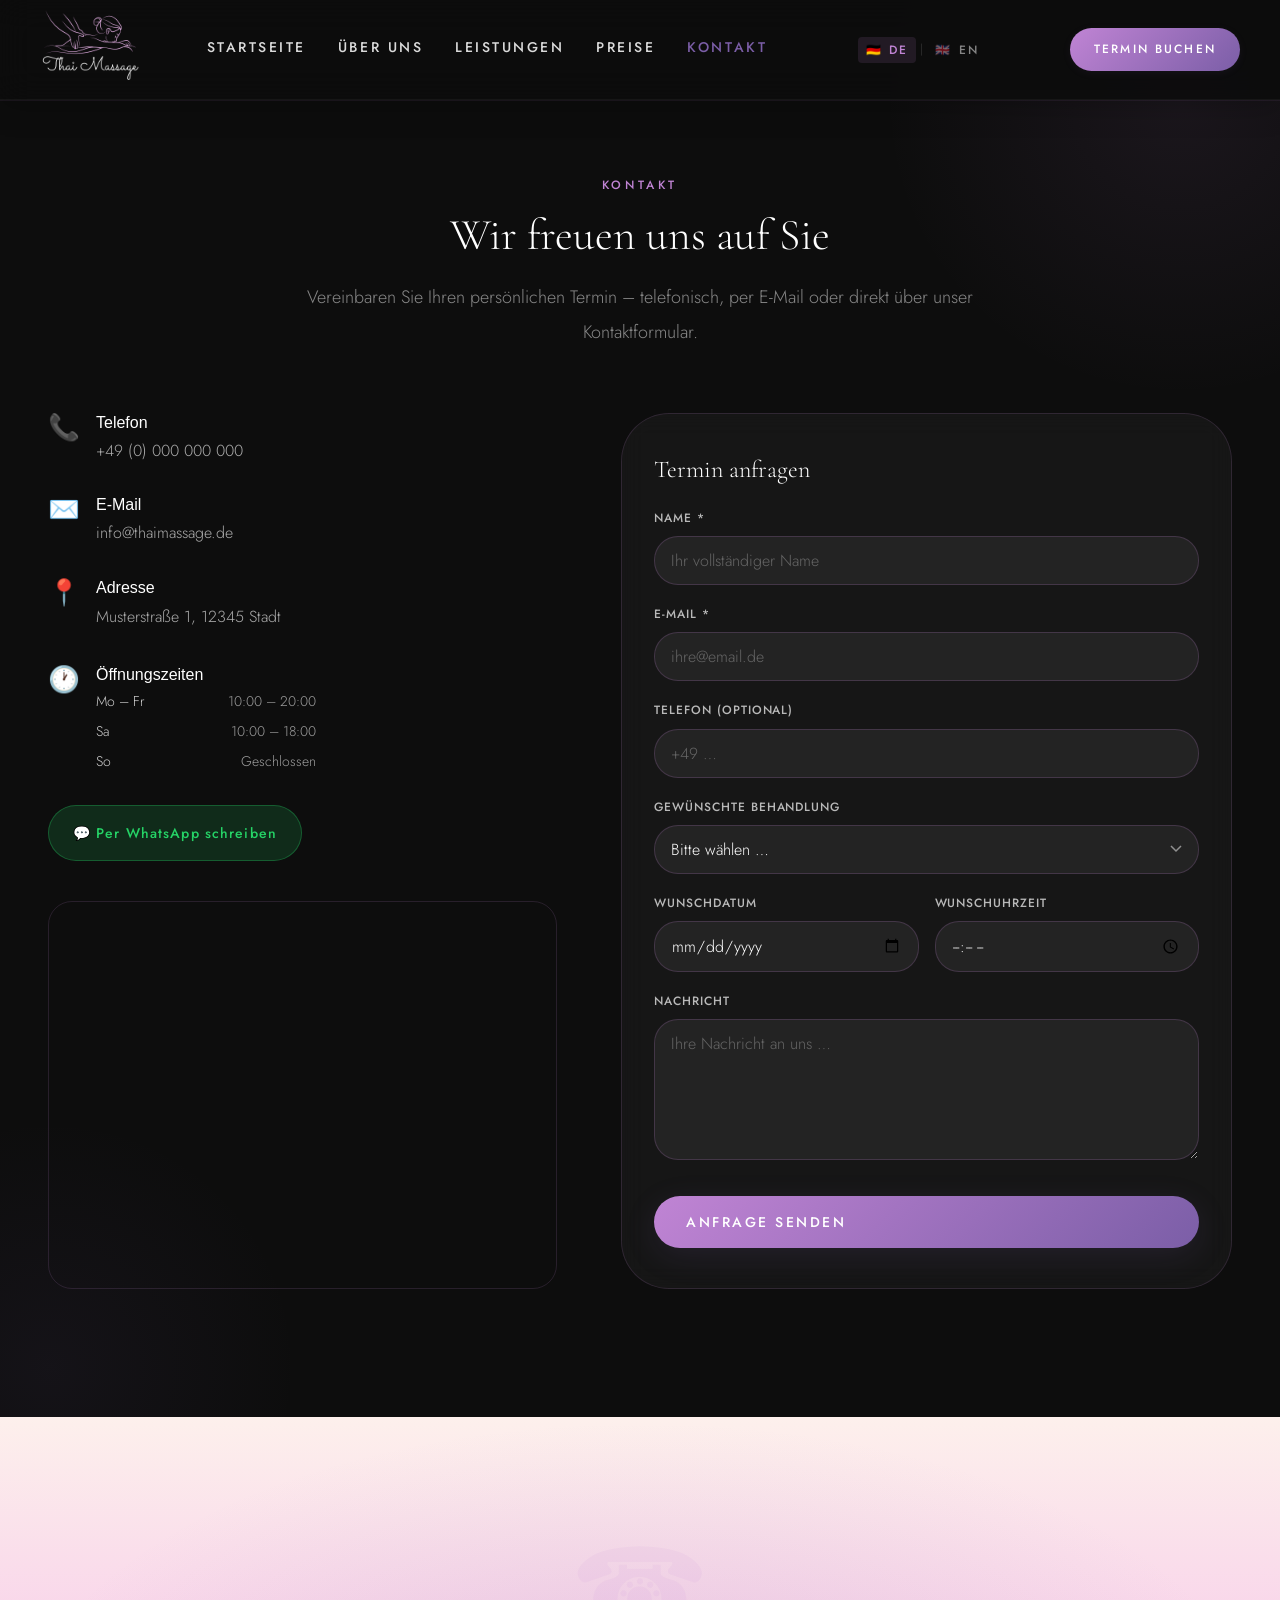
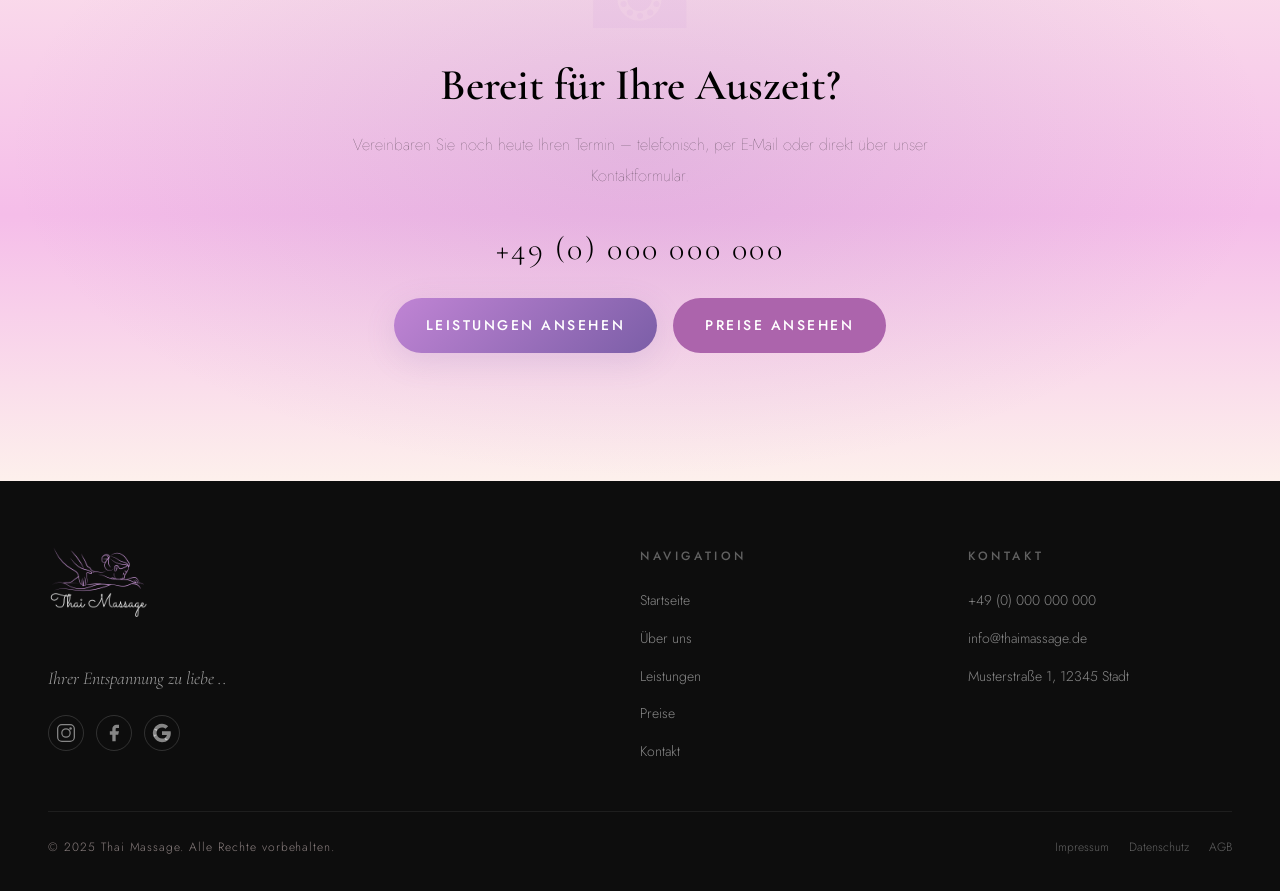
<file: kontakt.html>
<!DOCTYPE html>
<html lang="de">
  <head>
    <meta charset="UTF-8" />
    <meta name="viewport" content="width=device-width, initial-scale=1.0" />
    <meta
      name="description"
      content="Kontakt – Thai Massage. Vereinbaren Sie Ihren Termin telefonisch, per E-Mail oder über unser Kontaktformular." />
    <title>Kontakt – Thai Massage</title>

    <!-- Open Graph -->
    <meta property="og:type" content="website" />
    <meta property="og:title" content="Kontakt – Thai Massage" />
    <meta
      property="og:description"
      content="Vereinbaren Sie Ihren Termin telefonisch, per E-Mail oder über unser Kontaktformular." />
    <meta property="og:image" content="images/hero.png" />
    <meta property="og:url" content="https://www.IHRE-DOMAIN.de/kontakt.html" />

    <!-- Favicon -->
    <link rel="icon" type="image/png" href="favicon-96x96.png" sizes="96x96" />
    <link rel="icon" type="image/svg+xml" href="favicon.svg" />
    <link rel="shortcut icon" href="favicon.ico" />
    <link rel="apple-touch-icon" sizes="180x180" href="apple-touch-icon.png" />
    <link rel="manifest" href="site.webmanifest" />

    <!-- CSS -->
    <link rel="stylesheet" href="css/variables.css" />
    <link rel="stylesheet" href="css/base.css" />
    <link rel="stylesheet" href="css/navbar.css" />
    <link rel="stylesheet" href="css/sections.css" />
    <link rel="stylesheet" href="css/services.css" />
    <link rel="stylesheet" href="css/contact.css" />
    <link rel="stylesheet" href="css/responsive.css" />
  </head>

  <body>
    <!-- ======================================================
       NAVBAR
    ====================================================== -->
    <header id="navbar" class="navbar">
      <div class="navbar__inner">
        <a href="index.html" class="navbar__logo">
          <img src="images/transparent-logo.png" alt="Thai Massage Logo" />
        </a>

        <nav class="navbar__nav" aria-label="Hauptnavigation">
          <a
            href="index.html"
            class="navbar__link"
            data-de="Startseite"
            data-en="Home"
            >Startseite</a
          >
          <a
            href="index.html#about"
            class="navbar__link"
            data-de="Über uns"
            data-en="About"
            >Über uns</a
          >
          <a
            href="leistungen.html"
            class="navbar__link"
            data-de="Leistungen"
            data-en="Services"
            >Leistungen</a
          >
          <a
            href="leistungen.html#preise"
            class="navbar__link"
            data-de="Preise"
            data-en="Prices"
            >Preise</a
          >
          <a
            href="kontakt.html"
            class="navbar__link active"
            data-de="Kontakt"
            data-en="Contact"
            >Kontakt</a
          >
        </nav>

        <div class="lang-toggle">
          <button class="lang-toggle__btn active" data-lang="de">🇩🇪 DE</button>
          <span class="lang-toggle__sep">|</span>
          <button class="lang-toggle__btn" data-lang="en">🇬🇧 EN</button>
        </div>

        <a
          href="booking.html"
          class="navbar__cta"
          data-de="Termin buchen"
          data-en="Book Now"
          >Termin buchen</a
        >

        <button
          id="burger"
          class="burger"
          aria-label="Menü öffnen"
          aria-expanded="false">
          <span class="burger__line"></span>
          <span class="burger__line"></span>
          <span class="burger__line"></span>
        </button>
      </div>
    </header>

    <!-- Mobile Menu -->
    <div id="mobileMenu" class="mobile-menu" role="dialog" aria-modal="true">
      <a
        href="index.html"
        class="mobile-menu__link"
        data-de="Startseite"
        data-en="Home"
        >Startseite</a
      >
      <a
        href="index.html#about"
        class="mobile-menu__link"
        data-de="Über uns"
        data-en="About"
        >Über uns</a
      >
      <a
        href="leistungen.html"
        class="mobile-menu__link"
        data-de="Leistungen"
        data-en="Services"
        >Leistungen</a
      >
      <a
        href="leistungen.html#preise"
        class="mobile-menu__link"
        data-de="Preise"
        data-en="Prices"
        >Preise</a
      >
      <a
        href="kontakt.html"
        class="mobile-menu__link"
        data-de="Kontakt"
        data-en="Contact"
        >Kontakt</a
      >

      <div class="mobile-menu__lang">
        <button class="lang-toggle__btn" data-lang="de">🇩🇪 DE</button>
        <span class="lang-toggle__sep">|</span>
        <button class="lang-toggle__btn" data-lang="en">🇬🇧 EN</button>
      </div>

      <a
        href="booking.html"
        class="mobile-menu__cta"
        data-de="Termin buchen"
        data-en="Book Now"
        >Termin buchen</a
      >
      <span class="mobile-menu__deco">Thai Massage</span>
    </div>

    <main>
      <!-- ====================================================
         KONTAKT – HERO / INTRO
      ==================================================== -->
      <section class="services section">
        <div class="container" id="contact">
          <div class="services__header reveal">
            <span class="section-label" data-de="Kontakt" data-en="Contact"
              >Kontakt</span
            >
            <h1
              class="section-title"
              data-de="Wir freuen uns auf Sie"
              data-en="We look forward to hearing from you">
              Wir freuen uns auf Sie
            </h1>
            <p
              class="section-sub"
              data-de="Vereinbaren Sie Ihren persönlichen Termin – telefonisch, per E-Mail oder direkt über unser Kontaktformular."
              data-en="Book your personal appointment – by phone, email or directly via our contact form.">
              Vereinbaren Sie Ihren persönlichen Termin – telefonisch, per
              E-Mail oder direkt über unser Kontaktformular.
            </p>
          </div>

          <!-- ================================================
             KONTAKT-GRID: Infos + Formular
          ================================================ -->
          <div class="contact-grid reveal">
            <!-- LINKE SPALTE: Infos + Öffnungszeiten + WhatsApp + Map -->
            <div class="contact-info">
              <!-- Telefon -->
              <div class="contact-info__block">
                <span class="contact-info__icon" aria-hidden="true">📞</span>
                <div>
                  <h3
                    class="contact-info__title"
                    data-de="Telefon"
                    data-en="Phone">
                    Telefon
                  </h3>
                  <a href="tel:+49000000000" class="contact-info__link"
                    >+49 (0) 000 000 000</a
                  >
                </div>
              </div>

              <!-- E-Mail -->
              <div class="contact-info__block">
                <span class="contact-info__icon" aria-hidden="true">✉️</span>
                <div>
                  <h3
                    class="contact-info__title"
                    data-de="E-Mail"
                    data-en="Email">
                    E-Mail
                  </h3>
                  <a
                    href="mailto:info@thaimassage.de"
                    class="contact-info__link"
                    >info@thaimassage.de</a
                  >
                </div>
              </div>

              <!-- Adresse -->
              <div class="contact-info__block">
                <span class="contact-info__icon" aria-hidden="true">📍</span>
                <div>
                  <h3
                    class="contact-info__title"
                    data-de="Adresse"
                    data-en="Address">
                    Adresse
                  </h3>
                  <p
                    class="contact-info__text"
                    data-de="Musterstraße 1, 12345 Stadt"
                    data-en="Sample Street 1, 12345 City">
                    Musterstraße 1, 12345 Stadt
                  </p>
                </div>
              </div>

              <!-- Öffnungszeiten -->
              <div class="contact-info__block">
                <span class="contact-info__icon" aria-hidden="true">🕐</span>
                <div>
                  <h3
                    class="contact-info__title"
                    data-de="Öffnungszeiten"
                    data-en="Opening Hours">
                    Öffnungszeiten
                  </h3>
                  <ul class="contact-info__hours">
                    <li>
                      <span data-de="Mo – Fr" data-en="Mon – Fri">Mo – Fr</span>
                      <span>10:00 – 20:00</span>
                    </li>
                    <li>
                      <span data-de="Sa" data-en="Sat">Sa</span>
                      <span>10:00 – 18:00</span>
                    </li>
                    <li>
                      <span data-de="So" data-en="Sun">So</span>
                      <span data-de="Geschlossen" data-en="Closed"
                        >Geschlossen</span
                      >
                    </li>
                  </ul>
                </div>
              </div>

              <!-- WhatsApp -->
              <a
                href="https://wa.me/49000000000"
                target="_blank"
                rel="noopener noreferrer"
                class="contact-whatsapp"
                data-de="💬 Per WhatsApp schreiben"
                data-en="💬 Message us on WhatsApp">
                💬 Per WhatsApp schreiben
              </a>

              <!-- Mini-Map -->
              <div class="contact-info__map">
                <iframe
                  src="https://www.google.com/maps/embed?pb=!1m18!1m12!1m3!1d2428.4!2d13.405!3d52.52!2m3!1f0!2f0!3f0!3m2!1i1024!2i768!4f13.1!3m3!1m2!1s0x0%3A0x0!2zNTLCsDMxJzEyLjAiTiAxM8KwMjQnMTguMCJF!5e0!3m2!1sde!2sde!4v1234567890"
                  width="100%"
                  height="200"
                  style="border: 0"
                  allowfullscreen=""
                  loading="lazy"
                  referrerpolicy="no-referrer-when-downgrade"
                  title="Anfahrt Thai Massage"></iframe>
              </div>
            </div>
            <!-- /contact-info -->

            <!-- RECHTE SPALTE: Kontaktformular -->
            <form
              class="contact-form"
              id="contactForm"
              action="https://formspree.io/f/xlgpvpna"
              method="POST"
              novalidate>
              <h3
                class="contact-form__title"
                data-de="Termin anfragen"
                data-en="Request an appointment">
                Termin anfragen
              </h3>

              <!-- Name -->
              <div class="contact-form__group">
                <label for="cf-name" data-de="Name *" data-en="Name *"
                  >Name *</label
                >
                <input
                  type="text"
                  id="cf-name"
                  name="name"
                  required
                  placeholder="Ihr vollständiger Name"
                  data-placeholder-de="Ihr vollständiger Name"
                  data-placeholder-en="Your full name" />
              </div>

              <!-- E-Mail -->
              <div class="contact-form__group">
                <label for="cf-email" data-de="E-Mail *" data-en="Email *"
                  >E-Mail *</label
                >
                <input
                  type="email"
                  id="cf-email"
                  name="email"
                  required
                  placeholder="ihre@email.de"
                  data-placeholder-de="ihre@email.de"
                  data-placeholder-en="your@email.com" />
              </div>

              <!-- Telefon -->
              <div class="contact-form__group">
                <label
                  for="cf-phone"
                  data-de="Telefon (optional)"
                  data-en="Phone (optional)"
                  >Telefon (optional)</label
                >
                <input
                  type="tel"
                  id="cf-phone"
                  name="phone"
                  placeholder="+49 …"
                  data-placeholder-de="+49 …"
                  data-placeholder-en="+49 …" />
              </div>

              <!-- Behandlung -->
              <div class="contact-form__group">
                <label
                  for="cf-treatment"
                  data-de="Gewünschte Behandlung"
                  data-en="Desired treatment"
                  >Gewünschte Behandlung</label
                >
                <select id="cf-treatment" name="treatment">
                  <option
                    value=""
                    data-de="Bitte wählen …"
                    data-en="Please select …">
                    Bitte wählen …
                  </option>
                  <option
                    value="thai-klassisch"
                    data-de="Traditionelle Thai-Massage"
                    data-en="Classic Thai Massage">
                    Traditionelle Thai-Massage
                  </option>
                  <option
                    value="aromatherapie"
                    data-de="Aromatherapie Öl-Massage"
                    data-en="Aromatherapy Oil Massage">
                    Aromatherapie Öl-Massage
                  </option>
                  <option
                    value="fussreflex"
                    data-de="Fußreflexzonen-Massage"
                    data-en="Foot Reflexology">
                    Fußreflexzonen-Massage
                  </option>
                  <option
                    value="bambus"
                    data-de="Bambus-Massage"
                    data-en="Bamboo Massage">
                    Bambus-Massage
                  </option>
                  <option
                    value="tiefengewebe"
                    data-de="Tiefengewebe-Massage"
                    data-en="Deep Tissue Massage">
                    Tiefengewebe-Massage
                  </option>
                  <option
                    value="hot-stone"
                    data-de="Hot-Stone Massage"
                    data-en="Hot Stone Massage">
                    Hot-Stone Massage
                  </option>
                  <option
                    value="kraeuterstempel"
                    data-de="Kräuterstempel-Massage"
                    data-en="Herbal Stamp Massage">
                    Kräuterstempel-Massage
                  </option>
                </select>
              </div>

              <!-- Wunschtermin: Datum + Uhrzeit -->
              <div class="contact-form__row">
                <div class="contact-form__group">
                  <label
                    for="cf-date"
                    data-de="Wunschdatum"
                    data-en="Preferred date"
                    >Wunschdatum</label
                  >
                  <input type="date" id="cf-date" name="date" />
                </div>
                <div class="contact-form__group">
                  <label
                    for="cf-time"
                    data-de="Wunschuhrzeit"
                    data-en="Preferred time"
                    >Wunschuhrzeit</label
                  >
                  <input type="time" id="cf-time" name="time" />
                </div>
              </div>

              <!-- Nachricht -->
              <div class="contact-form__group">
                <label for="cf-message" data-de="Nachricht" data-en="Message"
                  >Nachricht</label
                >
                <textarea
                  id="cf-message"
                  name="message"
                  rows="5"
                  placeholder="Ihre Nachricht an uns …"
                  data-placeholder-de="Ihre Nachricht an uns …"
                  data-placeholder-en="Your message to us …"></textarea>
              </div>

              <!-- Submit -->
              <button
                type="submit"
                class="btn btn--primary contact-form__submit"
                data-de="Anfrage senden"
                data-en="Send request">
                Anfrage senden
              </button>

              <!-- Bestätigung (hidden) -->
              <div
                class="contact-form__success"
                id="formSuccess"
                hidden
                data-de="Vielen Dank! Wir melden uns schnellstmöglich bei Ihnen."
                data-en="Thank you! We will get back to you as soon as possible.">
                Vielen Dank! Wir melden uns schnellstmöglich bei Ihnen.
              </div>
            </form>
          </div>
          <!-- /contact-grid -->
        </div>
        <!-- /container -->
      </section>

      <!-- ====================================================
         BOOKING CTA
      ==================================================== -->
      <section class="booking section">
        <div class="container">
          <div class="booking__inner reveal">
            <span class="booking__deco" aria-hidden="true">☎</span>
            <h2
              class="booking__title"
              data-de="Bereit für Ihre Auszeit?"
              data-en="Ready for your break?">
              Bereit für Ihre Auszeit?
            </h2>
            <p
              class="booking__desc"
              data-de="Vereinbaren Sie noch heute Ihren Termin – telefonisch, per E-Mail oder direkt über unser Kontaktformular."
              data-en="Book your appointment today – by phone, email or directly via our contact form.">
              Vereinbaren Sie noch heute Ihren Termin – telefonisch, per E-Mail
              oder direkt über unser Kontaktformular.
            </p>
            <a href="tel:+49000000000" class="booking__phone"
              >+49 (0) 000 000 000</a
            >
            <div class="booking__actions">
              <a
                href="leistungen.html"
                class="btn btn--primary"
                data-de="Leistungen ansehen"
                data-en="View Services"
                >Leistungen ansehen</a
              >
              <a
                href="leistungen.html#preise"
                class="btn btn--ghost"
                data-de="Preise ansehen"
                data-en="View Prices"
                >Preise ansehen</a
              >
            </div>
          </div>
        </div>
      </section>
    </main>

    <!-- ======================================================
       FOOTER
    ====================================================== -->
    <footer class="footer">
      <div class="container">
        <div class="footer__inner">
          <div class="footer__brand">
            <img src="images/transparent-logo.png" alt="Thai Massage Logo" />
            <p
              class="footer__tagline"
              data-de="Ihrer Entspannung zu liebe .."
              data-en="Dedicated to your relaxation ..">
              Ihrer Entspannung zu liebe ..
            </p>
            <div class="footer__social">
              <!-- Instagram -->
              <a href="#" class="footer__social-link" aria-label="Instagram">
                <svg
                  width="20"
                  height="20"
                  viewBox="0 0 24 24"
                  fill="none"
                  stroke="currentColor"
                  stroke-width="1.5"
                  stroke-linecap="round"
                  stroke-linejoin="round">
                  <rect x="2" y="2" width="20" height="20" rx="5" ry="5" />
                  <circle cx="12" cy="12" r="5" />
                  <circle
                    cx="17.5"
                    cy="6.5"
                    r="1.5"
                    fill="currentColor"
                    stroke="none" />
                </svg>
              </a>

              <!-- Facebook -->
              <a href="#" class="footer__social-link" aria-label="Facebook">
                <svg
                  width="20"
                  height="20"
                  viewBox="0 0 24 24"
                  fill="currentColor">
                  <path
                    d="M18 2h-3a5 5 0 0 0-5 5v3H7v4h3v8h4v-8h3l1-4h-4V7a1 1 0 0 1 1-1h3V2z" />
                </svg>
              </a>

              <!-- Google -->
              <a href="#" class="footer__social-link" aria-label="Google">
                <svg
                  width="20"
                  height="20"
                  viewBox="0 0 24 24"
                  fill="currentColor">
                  <path
                    d="M22.56 12.25c0-.78-.07-1.53-.2-2.25H12v4.26h5.92a5.06 5.06 0 0 1-2.2 3.32v2.77h3.57c2.08-1.92 3.28-4.74 3.28-8.1z" />
                  <path
                    d="M12 23c2.97 0 5.46-.98 7.28-2.66l-3.57-2.77c-.98.66-2.23 1.06-3.71 1.06-2.86 0-5.29-1.93-6.16-4.53H2.18v2.84C3.99 20.53 7.7 23 12 23z" />
                  <path
                    d="M5.84 14.09c-.22-.66-.35-1.36-.35-2.09s.13-1.43.35-2.09V7.07H2.18C1.43 8.55 1 10.22 1 12s.43 3.45 1.18 4.93l3.66-2.84z" />
                  <path
                    d="M12 5.38c1.62 0 3.06.56 4.21 1.64l3.15-3.15C17.45 2.09 14.97 1 12 1 7.7 1 3.99 3.47 2.18 7.07l3.66 2.84c.87-2.6 3.3-4.53 6.16-4.53z" />
                </svg>
              </a>
            </div>
          </div>

          <div>
            <p
              class="footer__col-title"
              data-de="Navigation"
              data-en="Navigation">
              Navigation
            </p>
            <ul class="footer__links">
              <li>
                <a
                  href="index.html"
                  class="footer__link"
                  data-de="Startseite"
                  data-en="Home"
                  >Startseite</a
                >
              </li>
              <li>
                <a
                  href="index.html#about"
                  class="footer__link"
                  data-de="Über uns"
                  data-en="About"
                  >Über uns</a
                >
              </li>
              <li>
                <a
                  href="leistungen.html"
                  class="footer__link"
                  data-de="Leistungen"
                  data-en="Services"
                  >Leistungen</a
                >
              </li>
              <li>
                <a
                  href="leistungen.html#preise"
                  class="footer__link"
                  data-de="Preise"
                  data-en="Prices"
                  >Preise</a
                >
              </li>
              <li>
                <a
                  href="kontakt.html"
                  class="footer__link"
                  data-de="Kontakt"
                  data-en="Contact"
                  >Kontakt</a
                >
              </li>
            </ul>
          </div>

          <div>
            <p class="footer__col-title" data-de="Kontakt" data-en="Contact">
              Kontakt
            </p>
            <ul class="footer__links">
              <li>
                <a href="tel:+49000000000" class="footer__link"
                  >+49 (0) 000 000 000</a
                >
              </li>
              <li>
                <a href="mailto:info@thaimassage.de" class="footer__link"
                  >info@thaimassage.de</a
                >
              </li>
              <li>
                <span
                  class="footer__link"
                  data-de="Musterstraße 1, 12345 Stadt"
                  data-en="Sample Street 1, 12345 City"
                  >Musterstraße 1, 12345 Stadt</span
                >
              </li>
            </ul>
          </div>
        </div>

        <div class="footer__bottom">
          <p
            class="footer__copy"
            data-de="© 2025 Thai Massage. Alle Rechte vorbehalten."
            data-en="© 2025 Thai Massage. All rights reserved.">
            © 2026 Thai Massage. Alle Rechte vorbehalten.
          </p>
          <div class="footer__legal">
            <a href="impressum.html" data-de="Impressum" data-en="Imprint"
              >Impressum</a
            >
            <a href="datenschutz.html" data-de="Datenschutz" data-en="Privacy"
              >Datenschutz</a
            >
            <a href="agb.html" data-de="AGB" data-en="Terms">AGB</a>
          </div>
        </div>
      </div>
    </footer>
    <!-- DSGVO / Datenschutz Hinweis -->
    <div
      class="cookie-banner"
      id="cookieBanner"
      role="dialog"
      aria-live="polite"
      aria-label="Datenschutzhinweis"
      hidden>
      <div class="cookie-banner__inner">
        <p
          class="cookie-banner__text"
          data-de="Wir verwenden keine Tracking-Cookies. Für eine bessere Nutzung speichern wir nur Ihre Spracheinstellung. Mehr Infos in der Datenschutzerklärung."
          data-en="We do not use tracking cookies. For a better experience we only store your language setting. More info in the privacy policy.">
          Wir verwenden keine Tracking-Cookies. Für eine bessere Nutzung
          speichern wir nur Ihre Spracheinstellung. Mehr Infos in der
          Datenschutzerklärung.
        </p>

        <div class="cookie-banner__actions">
          <a
            class="cookie-banner__link"
            href="datenschutz.html"
            data-de="Datenschutz"
            data-en="Privacy policy"
            >Datenschutz</a
          >
          <button
            class="cookie-banner__btn"
            id="cookieAcceptBtn"
            type="button"
            data-de="OK"
            data-en="OK">
            OK
          </button>
        </div>
      </div>
    </div>
    <!-- JS -->
    <script src="js/main.js"></script>
  </body>
</html>
</file>
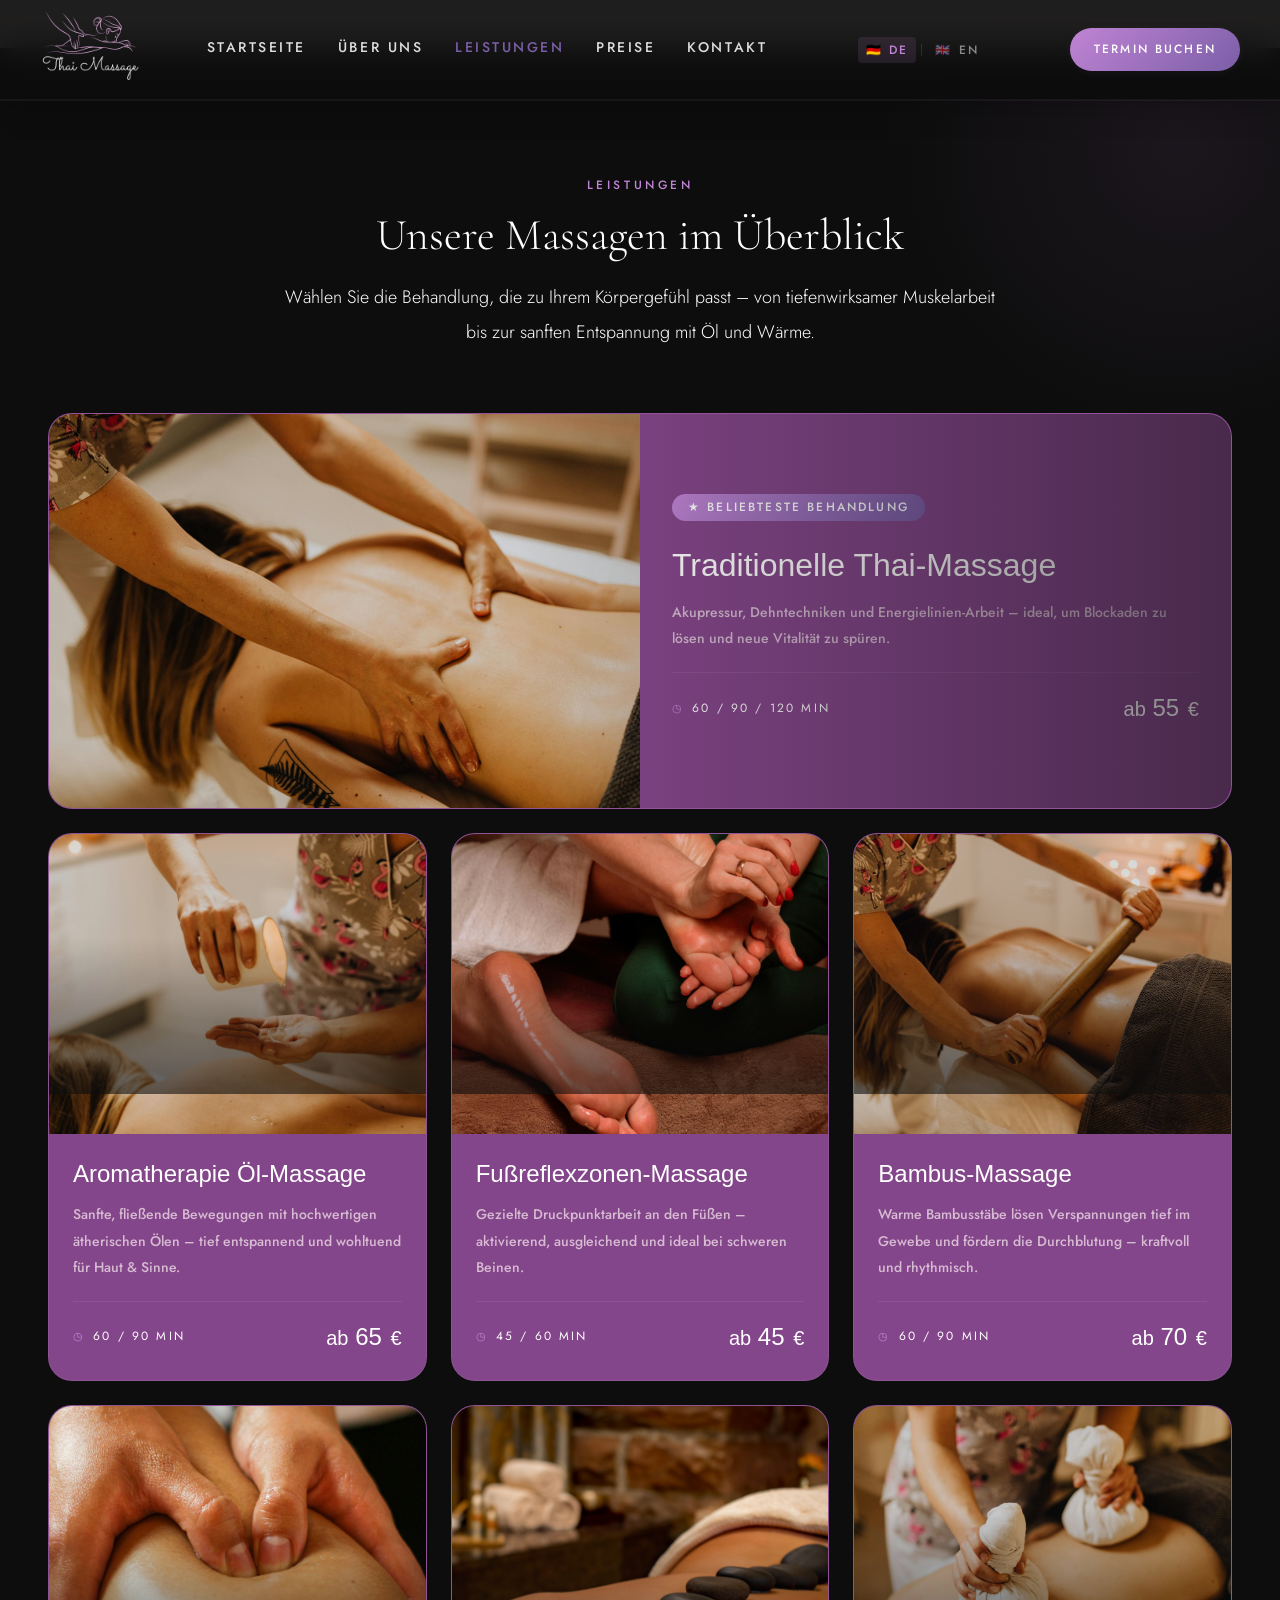
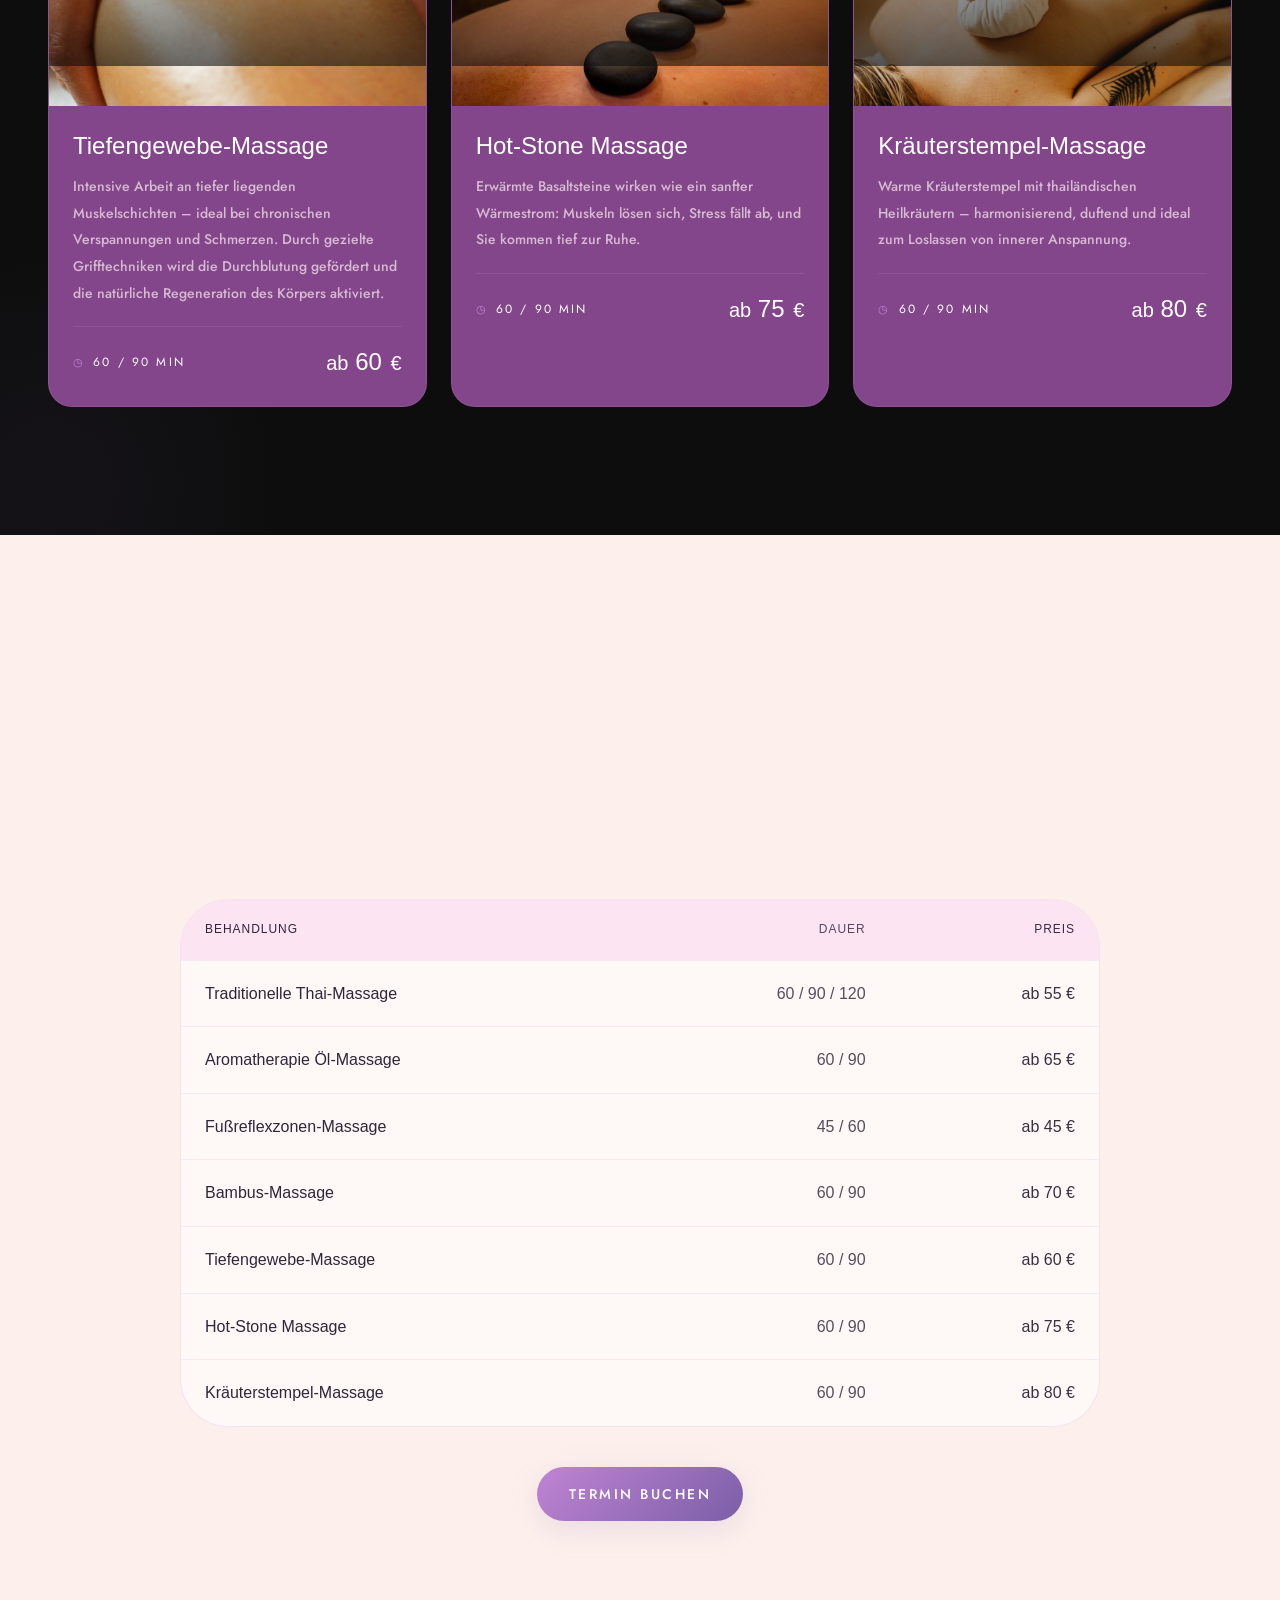
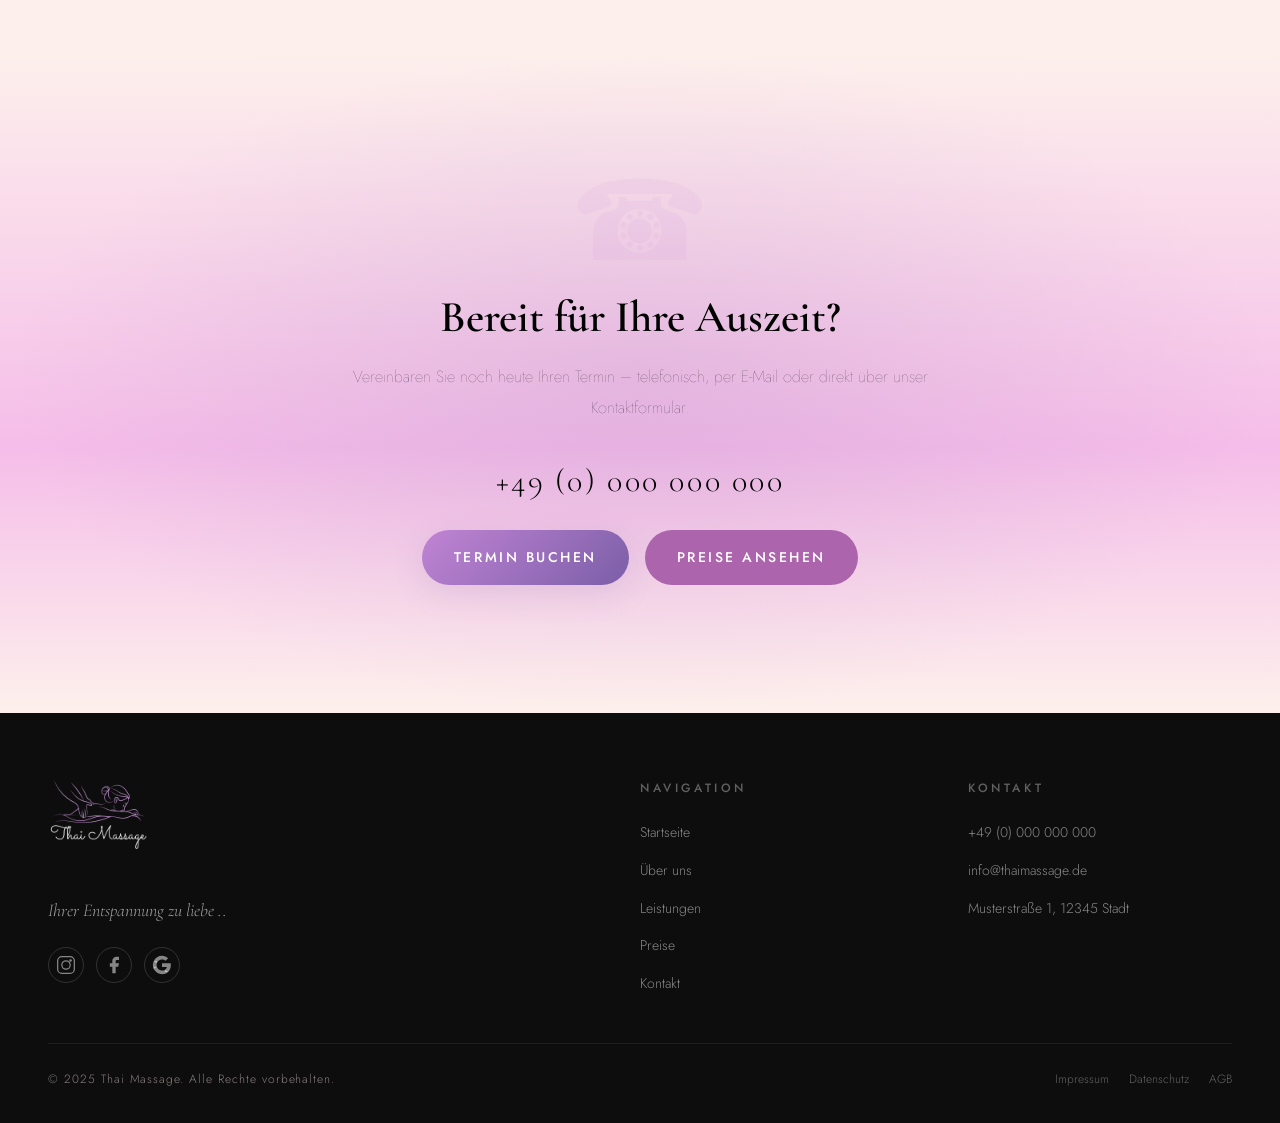
<file: leistungen.html>
<!DOCTYPE html>
<html lang="de">
  <head>
    <meta charset="UTF-8" />
    <meta name="viewport" content="width=device-width, initial-scale=1.0" />
    <meta
      name="description"
      content="Leistungen & Preise – Thai Massage. Entdecken Sie unsere Behandlungen und finden Sie die passende Auszeit für Körper & Seele." />
    <title>Leistungen & Preise – Thai Massage</title>

    <!-- Open Graph -->
    <meta property="og:type" content="website" />
    <meta property="og:title" content="Leistungen & Preise – Thai Massage" />
    <meta
      property="og:description"
      content="Entdecken Sie unsere Behandlungen und finden Sie die passende Auszeit für Körper & Seele." />
    <meta property="og:image" content="images/hero.png" />
    <meta
      property="og:url"
      content="https://www.IHRE-DOMAIN.de/leistungen.html" />

    <!-- Favicon -->
    <link rel="icon" type="image/png" href="favicon-96x96.png" sizes="96x96" />
    <link rel="icon" type="image/svg+xml" href="favicon.svg" />
    <link rel="shortcut icon" href="favicon.ico" />
    <link rel="apple-touch-icon" sizes="180x180" href="apple-touch-icon.png" />
    <link rel="manifest" href="site.webmanifest" />

    <!-- CSS -->
    <link rel="stylesheet" href="css/variables.css" />
    <link rel="stylesheet" href="css/base.css" />
    <link rel="stylesheet" href="css/navbar.css" />
    <link rel="stylesheet" href="css/sections.css" />
    <link rel="stylesheet" href="css/services.css" />
    <link rel="stylesheet" href="css/contact.css" />
    <link rel="stylesheet" href="css/responsive.css" />
    <link rel="stylesheet" href="css/hero.css" />
  </head>

  <body>
    <!-- ======================================================
       NAVBAR
  ====================================================== -->
    <header id="navbar" class="navbar">
      <div class="navbar__inner">
        <!-- Logo -->
        <a href="index.html" class="navbar__logo">
          <img src="images/transparent-logo.png" alt="Thai Massage Logo" />
        </a>

        <!-- Desktop Navigation -->
        <nav class="navbar__nav" aria-label="Hauptnavigation">
          <a
            href="index.html"
            class="navbar__link"
            data-de="Startseite"
            data-en="Home"
            >Startseite</a
          >
          <a
            href="index.html#about"
            class="navbar__link"
            data-de="Über uns"
            data-en="About"
            >Über uns</a
          >
          <a
            href="leistungen.html"
            class="navbar__link active"
            data-de="Leistungen"
            data-en="Services"
            >Leistungen</a
          >
          <a
            href="leistungen.html#preise"
            class="navbar__link"
            data-de="Preise"
            data-en="Prices"
            >Preise</a
          >
          <a
            href="kontakt.html"
            class="navbar__link"
            data-de="Kontakt"
            data-en="Contact"
            >Kontakt</a
          >
        </nav>

        <!-- Language Toggle -->
        <div class="lang-toggle">
          <button class="lang-toggle__btn active" data-lang="de">🇩🇪 DE</button>
          <span class="lang-toggle__sep">|</span>
          <button class="lang-toggle__btn" data-lang="en">🇬🇧 EN</button>
        </div>

        <!-- CTA -->
        <a
          href="booking.html"
          class="navbar__cta"
          data-de="Termin buchen"
          data-en="Book Now"
          >Termin buchen</a
        >

        <!-- Burger -->
        <button
          id="burger"
          class="burger"
          aria-label="Menü öffnen"
          aria-expanded="false">
          <span class="burger__line"></span>
          <span class="burger__line"></span>
          <span class="burger__line"></span>
        </button>
      </div>
    </header>

    <!-- Mobile Menu -->
    <div id="mobileMenu" class="mobile-menu" role="dialog" aria-modal="true">
      <a
        href="index.html"
        class="mobile-menu__link"
        data-de="Startseite"
        data-en="Home"
        >Startseite</a
      >
      <a
        href="index.html#about"
        class="mobile-menu__link"
        data-de="Über uns"
        data-en="About"
        >Über uns</a
      >
      <a
        href="leistungen.html"
        class="mobile-menu__link"
        data-de="Leistungen"
        data-en="Services"
        >Leistungen</a
      >
      <a
        href="leistungen.html#preise"
        class="mobile-menu__link"
        data-de="Preise"
        data-en="Prices"
        >Preise</a
      >
      <a
        href="kontakt.html"
        class="mobile-menu__link"
        data-de="Kontakt"
        data-en="Contact"
        >Kontakt</a
      >

      <div class="mobile-menu__lang">
        <button class="lang-toggle__btn" data-lang="de">🇩🇪 DE</button>
        <span class="lang-toggle__sep">|</span>
        <button class="lang-toggle__btn" data-lang="en">🇬🇧 EN</button>
      </div>

      <a
        href="booking.html"
        class="mobile-menu__cta"
        data-de="Termin buchen"
        data-en="Book Now"
        >Termin buchen</a
      >
      <span class="mobile-menu__deco">Thai Massage</span>
    </div>

    <main>
      <!-- ====================================================
         LEISTUNGEN 
    ==================================================== -->
      <section class="services section" id="leistungen">
        <div class="container">
          <div class="services__header reveal">
            <span class="section-label" data-de="Leistungen" data-en="Services"
              >Leistungen</span
            >
            <h1
              class="section-title"
              id="section-title-leistungen"
              data-de="Unsere Massagen im Überblick"
              data-en="Our massages at a glance">
              Unsere Massagen im Überblick
            </h1>
            <p
              class="section-sub"
              id="section-sub-id"
              data-de="Wählen Sie die Behandlung, die zu Ihrem Körpergefühl passt – von tiefenwirksamer Muskelarbeit bis zur sanften Entspannung mit Öl und Wärme."
              data-en="Choose the treatment that suits your body – from deep muscle work to gentle relaxation with oil and warmth.">
              Wählen Sie die Behandlung, die zu Ihrem Körpergefühl passt – von
              tiefenwirksamer Muskelarbeit bis zur sanften Entspannung mit Öl
              und Wärme.
            </p>
          </div>
        </div>

        <!-- ====================================================
         LEISTUNGEN – LISTE (7)
    ==================================================== -->

        <div class="container">
          <div class="services__grid">
            <!-- 1 -->
            <article class="service-card service-card--featured reveal">
              <img
                class="service-card__img"
                src="images/traditional.jpg"
                alt="Traditionelle Thai-Massage"
                loading="lazy" />
              <div class="service-card__img-overlay"></div>
              <div class="service-card__body">
                <span
                  class="service-card__badge"
                  data-de="★ Beliebteste Behandlung"
                  data-en="★ Most Popular"
                  >★ Beliebteste Behandlung</span
                >
                <h3
                  class="service-card__title"
                  data-de="Traditionelle Thai-Massage"
                  data-en="Classic Thai Massage">
                  Traditionelle Thai-Massage
                </h3>
                <p
                  class="service-card__desc"
                  data-de="Akupressur, Dehntechniken und Energielinien-Arbeit – ideal, um Blockaden zu lösen und neue Vitalität zu spüren."
                  data-en="Acupressure, stretching and energy line work – ideal to release blockages and feel renewed vitality.">
                  Akupressur, Dehntechniken und Energielinien-Arbeit – ideal, um
                  Blockaden zu lösen und neue Vitalität zu spüren.
                </p>
                <div class="service-card__meta">
                  <span
                    class="service-card__duration"
                    data-de="60 / 90 / 120 Min"
                    data-en="60 / 90 / 120 min"
                    >60 / 90 / 120 Min</span
                  >
                  <span class="service-card__price"
                    ><span data-de="ab" data-en="from">ab</span> 55
                    <span>€</span></span
                  >
                </div>
              </div>
            </article>

            <!-- 2 -->
            <article class="service-card reveal delay-1">
              <img
                class="service-card__img"
                src="images/aroma-oel.jpg"
                alt="Aromatherapie Öl-Massage"
                loading="lazy" />
              <div class="service-card__img-overlay"></div>
              <div class="service-card__body">
                <h3
                  class="service-card__title"
                  data-de="Aromatherapie Öl-Massage"
                  data-en="Aromatherapy Oil Massage">
                  Aromatherapie Öl-Massage
                </h3>
                <p
                  class="service-card__desc"
                  data-de="Sanfte, fließende Bewegungen mit hochwertigen ätherischen Ölen – tief entspannend und wohltuend für Haut & Sinne."
                  data-en="Gentle, flowing movements with premium essential oils – deeply relaxing and soothing for skin and senses.">
                  Sanfte, fließende Bewegungen mit hochwertigen ätherischen Ölen
                  – tief entspannend und wohltuend für Haut &amp; Sinne.
                </p>
                <div class="service-card__meta">
                  <span class="service-card__duration">60 / 90 Min</span>
                  <span class="service-card__price"
                    ><span data-de="ab" data-en="from">ab</span> 65
                    <span>€</span></span
                  >
                </div>
              </div>
            </article>

            <!-- 3 -->
            <article class="service-card reveal delay-2">
              <img
                class="service-card__img"
                src="images/image8.jpg"
                alt="Fußreflexzonen-Massage"
                loading="lazy" />
              <div class="service-card__img-overlay"></div>
              <div class="service-card__body">
                <h3
                  class="service-card__title"
                  data-de="Fußreflexzonen-Massage"
                  data-en="Foot Reflexology">
                  Fußreflexzonen-Massage
                </h3>
                <p
                  class="service-card__desc"
                  data-de="Gezielte Druckpunktarbeit an den Füßen – aktivierend, ausgleichend und ideal bei schweren Beinen."
                  data-en="Targeted pressure-point work on the feet – energising, balancing and ideal for heavy legs.">
                  Gezielte Druckpunktarbeit an den Füßen – aktivierend,
                  ausgleichend und ideal bei schweren Beinen.
                </p>
                <div class="service-card__meta">
                  <span class="service-card__duration">45 / 60 Min</span>
                  <span class="service-card__price"
                    ><span data-de="ab" data-en="from">ab</span> 45
                    <span>€</span></span
                  >
                </div>
              </div>
            </article>

            <!-- 4 -->
            <article class="service-card reveal delay-3">
              <img
                class="service-card__img"
                src="images/image6.jpg"
                alt="Bambus-Massage"
                loading="lazy" />
              <div class="service-card__img-overlay"></div>
              <div class="service-card__body">
                <h3
                  class="service-card__title"
                  data-de="Bambus-Massage"
                  data-en="Bamboo Massage">
                  Bambus-Massage
                </h3>
                <p
                  class="service-card__desc"
                  data-de="Warme Bambusstäbe lösen Verspannungen tief im Gewebe und fördern die Durchblutung – kraftvoll und rhythmisch."
                  data-en="Warm bamboo sticks release deep tension and promote circulation – powerful and rhythmic.">
                  Warme Bambusstäbe lösen Verspannungen tief im Gewebe und
                  fördern die Durchblutung – kraftvoll und rhythmisch.
                </p>
                <div class="service-card__meta">
                  <span class="service-card__duration">60 / 90 Min</span>
                  <span class="service-card__price"
                    ><span data-de="ab" data-en="from">ab</span> 70
                    <span>€</span></span
                  >
                </div>
              </div>
            </article>

            <!-- 5 -->
            <article class="service-card reveal delay-4">
              <img
                class="service-card__img"
                src="images/image7.jpg"
                alt="Tiefengewebe-Massage"
                loading="lazy" />
              <div class="service-card__img-overlay"></div>
              <div class="service-card__body">
                <h3
                  class="service-card__title"
                  data-de="Tiefengewebe-Massage"
                  data-en="Deep Tissue Massage">
                  Tiefengewebe-Massage
                </h3>
                <p
                  class="service-card__desc"
                  data-de="Intensive Arbeit an tiefer liegenden Muskelschichten – ideal bei chronischen Verspannungen und Schmerzen. Durch gezielte Grifftechniken wird die Durchblutung gefördert und die natürliche Regeneration des Körpers aktiviert."
                  data-en="Intensive work on deeper muscle layers – ideal for chronic tension and pain. Targeted techniques promote circulation and activate the body's natural regeneration.">
                  Intensive Arbeit an tiefer liegenden Muskelschichten – ideal
                  bei chronischen Verspannungen und Schmerzen. Durch gezielte
                  Grifftechniken wird die Durchblutung gefördert und die
                  natürliche Regeneration des Körpers aktiviert.
                </p>
                <div class="service-card__meta">
                  <span class="service-card__duration">60 / 90 Min</span>
                  <span class="service-card__price"
                    ><span data-de="ab" data-en="from">ab</span> 60
                    <span>€</span></span
                  >
                </div>
              </div>
            </article>

            <!-- 6 -->
            <article class="service-card reveal delay-5">
              <img
                class="service-card__img"
                src="images/hot-stone.jpg"
                alt="Hot-Stone Massage"
                loading="lazy" />
              <div class="service-card__img-overlay"></div>
              <div class="service-card__body">
                <h3
                  class="service-card__title"
                  data-de="Hot-Stone Massage"
                  data-en="Hot Stone Massage">
                  Hot-Stone Massage
                </h3>
                <p
                  class="service-card__desc"
                  data-de="Erwärmte Basaltsteine wirken wie ein sanfter Wärmestrom: Muskeln lösen sich, Stress fällt ab, und Sie kommen tief zur Ruhe."
                  data-en="Heated basalt stones feel like a gentle stream of warmth: muscles release, stress melts away and you settle into deep calm.">
                  Erwärmte Basaltsteine wirken wie ein sanfter Wärmestrom:
                  Muskeln lösen sich, Stress fällt ab, und Sie kommen tief zur
                  Ruhe.
                </p>
                <div class="service-card__meta">
                  <span class="service-card__duration">60 / 90 Min</span>
                  <span class="service-card__price"
                    ><span data-de="ab" data-en="from">ab</span> 75
                    <span>€</span></span
                  >
                </div>
              </div>
            </article>

            <!-- 7 -->
            <article class="service-card reveal delay-5">
              <img
                class="service-card__img"
                src="images/ksm.jpg"
                alt="Kräuterstempel-Massage"
                loading="lazy" />
              <div class="service-card__img-overlay"></div>
              <div class="service-card__body">
                <h3
                  class="service-card__title"
                  data-de="Kräuterstempel-Massage"
                  data-en="Herbal Stamp Massage">
                  Kräuterstempel-Massage
                </h3>
                <p
                  class="service-card__desc"
                  data-de="Warme Kräuterstempel mit thailändischen Heilkräutern – harmonisierend, duftend und ideal zum Loslassen von innerer Anspannung."
                  data-en="Warm herbal compresses with Thai medicinal herbs – balancing, aromatic and ideal for letting go of inner tension.">
                  Warme Kräuterstempel mit thailändischen Heilkräutern –
                  harmonisierend, duftend und ideal zum Loslassen von innerer
                  Anspannung.
                </p>
                <div class="service-card__meta">
                  <span class="service-card__duration">60 / 90 Min</span>
                  <span class="service-card__price"
                    ><span data-de="ab" data-en="from">ab</span> 80
                    <span>€</span></span
                  >
                </div>
              </div>
            </article>
          </div>
        </div>
      </section>

      <!-- ====================================================
         PREISE
    ==================================================== -->
      <section id="preise" class="section">
        <div class="container">
          <div class="services__header reveal">
            <span class="section-label" data-de="Preise" data-en="Prices"
              >Preise</span
            >
            <h2
              class="section-title"
              id="price-head-color"
              data-de="Transparente Preise"
              data-en="Transparent pricing">
              Transparente Preise
            </h2>
            <p
              class="section-sub"
              data-de="Alle Preise verstehen sich inkl. kurzer Vorbesprechung. Gern beraten wir Sie, welche Behandlung zu Ihnen passt."
              data-en="All prices include a short consultation. We’re happy to advise you on the best treatment for you.">
              Alle Preise verstehen sich inkl. kurzer Vorbesprechung. Gern
              beraten wir Sie, welche Behandlung zu Ihnen passt.
            </p>
          </div>

          <!-- Simple Price Table -->
          <div class="reveal" style="max-width: 920px; margin: 0 auto">
            <div class="price-table">
              <div class="price-table__row price-table__head">
                <div data-de="Behandlung" data-en="Treatment">Behandlung</div>
                <div data-de="Dauer" data-en="Duration">Dauer</div>
                <div data-de="Preis" data-en="Price">Preis</div>
              </div>

              <div class="price-table__row">
                <div
                  data-de="Traditionelle Thai-Massage"
                  data-en="Classic Thai Massage">
                  Traditionelle Thai-Massage
                </div>
                <div>60 / 90 / 120</div>
                <div><span data-de="ab" data-en="from">ab</span> 55 €</div>
              </div>

              <div class="price-table__row">
                <div
                  data-de="Aromatherapie Öl-Massage"
                  data-en="Aromatherapy Oil Massage">
                  Aromatherapie Öl-Massage
                </div>
                <div>60 / 90</div>
                <div><span data-de="ab" data-en="from">ab</span> 65 €</div>
              </div>

              <div class="price-table__row">
                <div
                  data-de="Fußreflexzonen-Massage"
                  data-en="Foot Reflexology">
                  Fußreflexzonen-Massage
                </div>
                <div>45 / 60</div>
                <div><span data-de="ab" data-en="from">ab</span> 45 €</div>
              </div>

              <div class="price-table__row">
                <div data-de="Bambus-Massage" data-en="Bamboo Massage">
                  Bambus-Massage
                </div>
                <div>60 / 90</div>
                <div><span data-de="ab" data-en="from">ab</span> 70 €</div>
              </div>

              <div class="price-table__row">
                <div
                  data-de="Tiefengewebe-Massage"
                  data-en="Deep Tissue Massage">
                  Tiefengewebe-Massage
                </div>
                <div>60 / 90</div>
                <div><span data-de="ab" data-en="from">ab</span> 60 €</div>
              </div>

              <div class="price-table__row">
                <div data-de="Hot-Stone Massage" data-en="Hot Stone Massage">
                  Hot-Stone Massage
                </div>
                <div>60 / 90</div>
                <div><span data-de="ab" data-en="from">ab</span> 75 €</div>
              </div>

              <div class="price-table__row">
                <div
                  data-de="Kräuterstempel-Massage"
                  data-en="Herbal Stamp Massage">
                  Kräuterstempel-Massage
                </div>
                <div>60 / 90</div>
                <div><span data-de="ab" data-en="from">ab</span> 80 €</div>
              </div>
            </div>

            <div class="text-center" style="margin-top: var(--space-10)">
              <a
                href="booking.html"
                class="btn btn--primary"
                data-de="Termin buchen"
                data-en="Book Appointment">
                Termin buchen
              </a>
            </div>
          </div>
        </div>
      </section>

      <!-- ====================================================
         BOOKING CTA (optional auch hier)
    ==================================================== -->
      <section class="booking section">
        <div class="container">
          <div class="booking__inner reveal">
            <span class="booking__deco" aria-hidden="true">☎</span>
            <h2
              class="booking__title"
              data-de="Bereit für Ihre Auszeit?"
              data-en="Ready for your break?">
              Bereit für Ihre Auszeit?
            </h2>
            <p
              class="booking__desc"
              data-de="Vereinbaren Sie noch heute Ihren Termin – telefonisch, per E-Mail oder direkt über unser Kontaktformular."
              data-en="Book your appointment today – by phone, email or directly via our contact form.">
              Vereinbaren Sie noch heute Ihren Termin – telefonisch, per E-Mail
              oder direkt über unser Kontaktformular.
            </p>
            <a href="tel:+49000000000" class="booking__phone"
              >+49 (0) 000 000 000</a
            >
            <div class="booking__actions">
              <a
                href="kontakt.html"
                class="btn btn--primary"
                data-de="Termin buchen"
                data-en="Book Appointment"
                >Termin buchen</a
              >
              <a
                href="leistungen.html#preise"
                class="btn btn--ghost"
                data-de="Preise ansehen"
                data-en="View Prices"
                >Preise ansehen</a
              >
            </div>
          </div>
        </div>
      </section>
    </main>

    <!-- ======================================================
       FOOTER
  ====================================================== -->
    <footer class="footer">
      <div class="container">
        <div class="footer__inner">
          <!-- Brand -->
          <div class="footer__brand">
            <img src="images/transparent-logo.png" alt="Thai Massage Logo" />
            <p
              class="footer__tagline"
              data-de="Ihrer Entspannung zu liebe .."
              data-en="Dedicated to your relaxation ..">
              Ihrer Entspannung zu liebe ..
            </p>
            <div class="footer__social">
              <!-- Instagram -->
              <a href="#" class="footer__social-link" aria-label="Instagram">
                <svg
                  width="20"
                  height="20"
                  viewBox="0 0 24 24"
                  fill="none"
                  stroke="currentColor"
                  stroke-width="1.5"
                  stroke-linecap="round"
                  stroke-linejoin="round">
                  <rect x="2" y="2" width="20" height="20" rx="5" ry="5" />
                  <circle cx="12" cy="12" r="5" />
                  <circle
                    cx="17.5"
                    cy="6.5"
                    r="1.5"
                    fill="currentColor"
                    stroke="none" />
                </svg>
              </a>

              <!-- Facebook -->
              <a href="#" class="footer__social-link" aria-label="Facebook">
                <svg
                  width="20"
                  height="20"
                  viewBox="0 0 24 24"
                  fill="currentColor">
                  <path
                    d="M18 2h-3a5 5 0 0 0-5 5v3H7v4h3v8h4v-8h3l1-4h-4V7a1 1 0 0 1 1-1h3V2z" />
                </svg>
              </a>

              <!-- Google -->
              <a href="#" class="footer__social-link" aria-label="Google">
                <svg
                  width="20"
                  height="20"
                  viewBox="0 0 24 24"
                  fill="currentColor">
                  <path
                    d="M22.56 12.25c0-.78-.07-1.53-.2-2.25H12v4.26h5.92a5.06 5.06 0 0 1-2.2 3.32v2.77h3.57c2.08-1.92 3.28-4.74 3.28-8.1z" />
                  <path
                    d="M12 23c2.97 0 5.46-.98 7.28-2.66l-3.57-2.77c-.98.66-2.23 1.06-3.71 1.06-2.86 0-5.29-1.93-6.16-4.53H2.18v2.84C3.99 20.53 7.7 23 12 23z" />
                  <path
                    d="M5.84 14.09c-.22-.66-.35-1.36-.35-2.09s.13-1.43.35-2.09V7.07H2.18C1.43 8.55 1 10.22 1 12s.43 3.45 1.18 4.93l3.66-2.84z" />
                  <path
                    d="M12 5.38c1.62 0 3.06.56 4.21 1.64l3.15-3.15C17.45 2.09 14.97 1 12 1 7.7 1 3.99 3.47 2.18 7.07l3.66 2.84c.87-2.6 3.3-4.53 6.16-4.53z" />
                </svg>
              </a>
            </div>
          </div>

          <!-- Navigation -->
          <div>
            <p
              class="footer__col-title"
              data-de="Navigation"
              data-en="Navigation">
              Navigation
            </p>
            <ul class="footer__links">
              <li>
                <a
                  href="index.html"
                  class="footer__link"
                  data-de="Startseite"
                  data-en="Home"
                  >Startseite</a
                >
              </li>
              <li>
                <a
                  href="index.html#about"
                  class="footer__link"
                  data-de="Über uns"
                  data-en="About"
                  >Über uns</a
                >
              </li>
              <li>
                <a
                  href="leistungen.html"
                  class="footer__link"
                  data-de="Leistungen"
                  data-en="Services"
                  >Leistungen</a
                >
              </li>
              <li>
                <a
                  href="leistungen.html#preise"
                  class="footer__link"
                  data-de="Preise"
                  data-en="Prices"
                  >Preise</a
                >
              </li>
              <li>
                <a
                  href="kontakt.html"
                  class="footer__link"
                  data-de="Kontakt"
                  data-en="Contact"
                  >Kontakt</a
                >
              </li>
            </ul>
          </div>

          <!-- Kontakt -->
          <div>
            <p class="footer__col-title" data-de="Kontakt" data-en="Contact">
              Kontakt
            </p>
            <ul class="footer__links">
              <li>
                <a href="tel:+49000000000" class="footer__link"
                  >+49 (0) 000 000 000</a
                >
              </li>
              <li>
                <a href="mailto:info@thaimassage.de" class="footer__link"
                  >info@thaimassage.de</a
                >
              </li>
              <li>
                <span
                  class="footer__link"
                  data-de="Musterstraße 1, 12345 Stadt"
                  data-en="Sample Street 1, 12345 City"
                  >Musterstraße 1, 12345 Stadt</span
                >
              </li>
            </ul>
          </div>
        </div>

        <!-- Bottom Bar -->
        <div class="footer__bottom">
          <p
            class="footer__copy"
            data-de="© 2025 Thai Massage. Alle Rechte vorbehalten."
            data-en="© 2025 Thai Massage. All rights reserved.">
            © 2026 Thai Massage. Alle Rechte vorbehalten.
          </p>
          <div class="footer__legal">
            <a href="impressum.html" data-de="Impressum" data-en="Imprint"
              >Impressum</a
            >
            <a href="datenschutz.html" data-de="Datenschutz" data-en="Privacy"
              >Datenschutz</a
            >
            <a href="agb.html" data-de="AGB" data-en="Terms">AGB</a>
          </div>
        </div>
      </div>
    </footer>
    <!-- DSGVO / Datenschutz Hinweis -->
    <div
      class="cookie-banner"
      id="cookieBanner"
      role="dialog"
      aria-live="polite"
      aria-label="Datenschutzhinweis"
      hidden>
      <div class="cookie-banner__inner">
        <p
          class="cookie-banner__text"
          data-de="Wir verwenden keine Tracking-Cookies. Für eine bessere Nutzung speichern wir nur Ihre Spracheinstellung. Mehr Infos in der Datenschutzerklärung."
          data-en="We do not use tracking cookies. For a better experience we only store your language setting. More info in the privacy policy.">
          Wir verwenden keine Tracking-Cookies. Für eine bessere Nutzung
          speichern wir nur Ihre Spracheinstellung. Mehr Infos in der
          Datenschutzerklärung.
        </p>

        <div class="cookie-banner__actions">
          <a
            class="cookie-banner__link"
            href="datenschutz.html"
            data-de="Datenschutz"
            data-en="Privacy policy"
            >Datenschutz</a
          >
          <button
            class="cookie-banner__btn"
            id="cookieAcceptBtn"
            type="button"
            data-de="OK"
            data-en="OK">
            OK
          </button>
        </div>
      </div>
    </div>
    <!-- JS -->
    <script src="js/main.js"></script>
  </body>
</html>
</file>
<file: css/variables.css>
/* ============================================================
   THAI MASSAGE – Design Tokens
   variables.css
   ============================================================ */

@import url("https://fonts.googleapis.com/css2?family=Cormorant+Garamond:ital,wght@0,300;0,400;0,600;1,300;1,400&family=Jost:wght@300;400;500&family=Pinyon+Script&display=swap");

:root {
  /* ----------------------------------------------------------
        FARBEN – abgeleitet aus dem Logo
     ---------------------------------------------------------- */

  /* Basis */
  --color-cream: #fdf0ec; /* warmes Cremeweiß (Logo-Hintergrund) */
  --color-deep: #0d0d0d; /* fast Schwarz (Dark-Logo-BG)          */
  --color-white: #ffffff;

  /* Primär-Akzent – Lavendel / Rosa-Lila der Illustration */
  --color-lavender: #c084d4; /* hell, zart                           */
  --color-violet: #7b5ea7; /* tief, gesättigt (Slogan-Farbe)       */
  --color-violet-dark: #5a3e8a; /* hover / pressed                      */

  /* Neutrale Töne */
  --color-stone: #3d3535; /* Dunkelbraun für Fließtext            */
  --color-muted: #8a7f7f; /* Subtexte, Labels                     */
  --color-border: #e8d9d4; /* Linien, Divider                      */
  --color-surface: #faf4f1; /* Karten-Hintergrund                   */

  /* Overlays */
  --color-overlay-dark: rgba(13, 13, 13, 0.55);
  --color-overlay-soft: rgba(253, 240, 236, 0.85);

  /* ----------------------------------------------------------
        TYPOGRAFIE
     ---------------------------------------------------------- */

  /* Display – für große Headlines, Salonname */
  --font-display: "Pinyon Script", cursive;

  /* Serif – für Abschnitt-Überschriften, elegante Texte */
  --font-serif: "Cormorant Garamond", serif;

  /* Sans – für Navigation, Body, Labels, Buttons */
  --font-sans: "Jost", sans-serif;

  /* Font Weights */
  --fw-light: 300;
  --fw-regular: 400;
  --fw-medium: 500;
  --fw-semibold: 600;

  /* Font Sizes – Mobile-First (Basis) */
  --fs-xs: 0.75rem; /*  12px */
  --fs-sm: 0.875rem; /*  14px */
  --fs-base: 1rem; /*  16px */
  --fs-md: 1.125rem; /*  18px */
  --fs-lg: 1.5rem; /*  24px */
  --fs-xl: 2rem; /*  32px */
  --fs-2xl: 2.75rem; /*  44px */
  --fs-3xl: 4rem; /*  64px */
  --fs-4xl: 6rem; /*  96px */

  /* Line Heights */
  --lh-tight: 1.1;
  --lh-snug: 1.3;
  --lh-normal: 1.6;
  --lh-loose: 1.9;

  /* Letter Spacing */
  --ls-tight: -0.02em;
  --ls-normal: 0;
  --ls-wide: 0.08em;
  --ls-wider: 0.18em;
  --ls-widest: 0.3em;

  /* ----------------------------------------------------------
        SPACING
     ---------------------------------------------------------- */
  --space-1: 0.25rem; /*  4px  */
  --space-2: 0.5rem; /*  8px  */
  --space-3: 0.75rem; /* 12px  */
  --space-4: 1rem; /* 16px  */
  --space-5: 1.25rem; /* 20px  */
  --space-6: 1.5rem; /* 24px  */
  --space-8: 2rem; /* 32px  */
  --space-10: 2.5rem; /* 40px  */
  --space-12: 3rem; /* 48px  */
  --space-16: 4rem; /* 64px  */
  --space-20: 5rem; /* 80px  */
  --space-24: 6rem; /* 96px  */
  --space-32: 8rem; /* 128px */

  /* ----------------------------------------------------------
        LAYOUT
     ---------------------------------------------------------- */
  --max-width: 1280px;
  --max-width-text: 720px;
  --navbar-height: 100px;

  /* ----------------------------------------------------------
        BORDER RADIUS
     ---------------------------------------------------------- */
  --radius-sm: 4px;
  --radius-md: 12px;
  --radius-lg: 24px;
  --radius-xl: 48px;
  --radius-full: 9999px;

  /* ----------------------------------------------------------
        SCHATTEN
     ---------------------------------------------------------- */
  --shadow-sm: 0 2px 8px rgba(123, 94, 167, 0.08);
  --shadow-md: 0 8px 32px rgba(123, 94, 167, 0.14);
  --shadow-lg: 0 20px 60px rgba(13, 13, 13, 0.18);
  --shadow-card: 0 4px 24px rgba(192, 132, 212, 0.12);

  /* ----------------------------------------------------------
        ANIMATIONEN
     ---------------------------------------------------------- */
  --transition-fast: 0.2s ease;
  --transition-base: 0.35s ease;
  --transition-slow: 0.6s cubic-bezier(0.4, 0, 0.2, 1);
  --transition-silk: 0.9s cubic-bezier(0.25, 0.46, 0.45, 0.94);

  /* ----------------------------------------------------------
        Z-INDEX SCHICHTEN
     ---------------------------------------------------------- */
  --z-base: 1;
  --z-card: 10;
  --z-sticky: 100;
  --z-navbar: 200;
  --z-overlay: 300;
  --z-modal: 400;
}
</file>
<file: css/base.css>
/* ============================================================
   THAI MASSAGE – Base Styles
   base.css
   ============================================================ */

/* ----------------------------------------------------------
   RESET & BOX MODEL
---------------------------------------------------------- */
*,
*::before,
*::after {
  box-sizing: border-box;
  margin: 0;
  padding: 0;
}

html {
  font-size: 16px;
  scroll-behavior: smooth;
  -webkit-text-size-adjust: 100%;
}

body {
  font-family: var(--font-sans);
  font-weight: var(--fw-light);
  font-size: var(--fs-base);
  line-height: var(--lh-normal);
  color: var(--color-stone);
  background-color: var(--color-cream);
  overflow-x: hidden;
  -webkit-font-smoothing: antialiased;
  -moz-osx-font-smoothing: grayscale;
}

img,
video {
  max-width: 100%;
  height: auto;
  display: block;
}

a {
  color: inherit;
  text-decoration: none;
}

ul,
ol {
  list-style: none;
}

button {
  cursor: pointer;
  border: none;
  background: none;
  font-family: inherit;
}

input,
textarea,
select {
  font-family: inherit;
  font-size: inherit;
}

/* ----------------------------------------------------------
     TYPOGRAFIE – Globale Hierarchie
  ---------------------------------------------------------- */

/* Display – Salonname, große poetische Headlines */
.display {
  font-family: var(--font-display);
  font-weight: var(--fw-regular);
  line-height: var(--lh-tight);
  color: var(--color-deep);
}

/* Überschriften – Sektionen */
h1,
h2,
h3,
h4 {
  font-family: var(--font-serif);
  font-weight: var(--fw-light);
  line-height: var(--lh-snug);
  color: var(--color-stone);
}

h1 {
  font-size: var(--fs-2xl);
}
h2 {
  font-size: var(--fs-xl);
}
h3 {
  font-size: var(--fs-lg);
}
h4 {
  font-size: var(--fs-md);
}

/* Body Text */
p {
  font-family: var(--font-sans);
  font-weight: var(--fw-light);
  font-size: var(--fs-base);
  line-height: var(--lh-loose);
  color: var(--color-muted);
}

/* Kursiv / elegant */
em {
  font-family: var(--font-serif);
  font-style: italic;
  color: var(--color-violet);
}

/* ----------------------------------------------------------
     LAYOUT HELFER
  ---------------------------------------------------------- */
.container {
  width: 100%;
  max-width: var(--max-width);
  margin: 0 auto;
  padding: 0 var(--space-5);
}

@media (min-width: 768px) {
  .container {
    padding: 0 var(--space-8);
  }
}

@media (min-width: 1024px) {
  .container {
    padding: 0 var(--space-12);
  }
}

/* ----------------------------------------------------------
     SECTION GEMEINSAME STYLES
  ---------------------------------------------------------- */
.section {
  padding: var(--space-16) 0;
}

@media (min-width: 768px) {
  .section {
    padding: var(--space-24) 0;
  }
}

/* Section Label – kleiner Übertext über Headlines */
.section-label {
  font-family: var(--font-sans);
  font-weight: var(--fw-medium);
  font-size: var(--fs-xs);
  letter-spacing: var(--ls-widest);
  text-transform: uppercase;
  color: var(--color-lavender);
  display: block;
  margin-bottom: var(--space-3);
}

/* Section Headline */
.section-title {
  font-family: var(--font-serif);
  font-weight: var(--fw-light);
  font-size: var(--fs-xl);
  line-height: var(--lh-snug);
  color: var(--color-white);
  margin-bottom: var(--space-4);
}

#section-title-leistungen {
  color: var(--color-white);
}

#section-sub-id {
  color: var(--color-white);
}

@media (min-width: 768px) {
  .section-title {
    font-size: var(--fs-2xl);
  }
}

/* Section Subtext */
.section-sub {
  font-family: var(--font-sans);
  font-weight: var(--fw-light);
  font-size: var(--fs-md);
  color: var(--color-muted);
  line-height: var(--lh-loose);
  max-width: var(--max-width-text);
}

/* Dekorative Trennlinie */
.divider {
  width: 48px;
  height: 1px;
  background: linear-gradient(
    90deg,
    var(--color-lavender),
    var(--color-violet)
  );
  margin: var(--space-5) 0;
  border: none;
}

.divider--center {
  margin: var(--space-5) auto;
}

/* ----------------------------------------------------------
     BUTTONS
  ---------------------------------------------------------- */

/* Primär Button */
.btn {
  display: inline-flex;
  align-items: center;
  gap: var(--space-2);
  font-family: var(--font-sans);
  font-weight: var(--fw-medium);
  font-size: var(--fs-sm);
  letter-spacing: var(--ls-wider);
  text-transform: uppercase;
  padding: var(--space-4) var(--space-8);
  border-radius: var(--radius-full);
  transition: all var(--transition-base);
  position: relative;
  overflow: hidden;
}

.btn--primary {
  background: linear-gradient(
    135deg,
    var(--color-lavender),
    var(--color-violet)
  );
  color: var(--color-white);
  box-shadow: var(--shadow-md);
}

.btn--primary:hover {
  transform: translateY(-2px);
  box-shadow: 0 12px 40px rgba(123, 94, 167, 0.35);
}

.btn--outline {
  border: 1px solid var(--color-violet);
  color: var(--color-violet);
  background: transparent;
}

.btn--outline:hover {
  background: var(--color-violet);
  color: var(--color-white);
}

.btn--ghost {
  color: var(--color-white);
  background: rgb(172, 100, 172);
}

.btn--ghost:hover {
  transform: translateY(-2px);
}

/* ----------------------------------------------------------
     SCROLL REVEAL ANIMATION
  ---------------------------------------------------------- */
.reveal {
  opacity: 0;
  transform: translateY(30px);
  transition: opacity var(--transition-slow), transform var(--transition-slow);
}

.reveal.visible {
  opacity: 1;
  transform: translateY(0);
}

.reveal--left {
  opacity: 0;
  transform: translateX(-30px);
  transition: opacity var(--transition-slow), transform var(--transition-slow);
}

.reveal--left.visible {
  opacity: 1;
  transform: translateX(0);
}

.reveal--right {
  opacity: 0;
  transform: translateX(30px);
  transition: opacity var(--transition-slow), transform var(--transition-slow);
}

.reveal--right.visible {
  opacity: 1;
  transform: translateX(0);
}

/* Verzögerungen für gestaffelte Animationen */
.delay-1 {
  transition-delay: 0.1s;
}
.delay-2 {
  transition-delay: 0.2s;
}
.delay-3 {
  transition-delay: 0.35s;
}
.delay-4 {
  transition-delay: 0.5s;
}
.delay-5 {
  transition-delay: 0.65s;
}

/* ----------------------------------------------------------
     UTILITY
  ---------------------------------------------------------- */
.text-center {
  text-align: center;
}
.text-left {
  text-align: left;
}
.text-right {
  text-align: right;
}

.visually-hidden {
  position: absolute;
  width: 1px;
  height: 1px;
  overflow: hidden;
  clip: rect(0 0 0 0);
  white-space: nowrap;
}

/* ----------------------------------------------------------
   DSGVO / Cookie Hinweis (Demo)
---------------------------------------------------------- */
.cookie-banner[hidden] {
  display: none;
}

.cookie-banner {
  position: fixed;
  left: 16px;
  right: 16px;
  bottom: 16px;
  z-index: 2000;
}

.cookie-banner__inner {
  max-width: 980px;
  margin: 0 auto;
  padding: 14px 16px;
  border-radius: 18px;

  background: rgba(15, 15, 18, 0.72);
  backdrop-filter: blur(14px);
  -webkit-backdrop-filter: blur(14px);

  border: 1px solid rgba(192, 132, 212, 0.22);
  box-shadow: 0 18px 60px rgba(0, 0, 0, 0.35);

  display: flex;
  align-items: center;
  justify-content: space-between;
  gap: 16px;
}

.cookie-banner__text {
  margin: 0;
  font-family: var(--font-sans);
  font-weight: var(--fw-light);
  font-size: var(--fs-sm);
  line-height: 1.45;
  color: rgba(255, 255, 255, 0.78);
}

.cookie-banner__actions {
  display: flex;
  align-items: center;
  gap: 12px;
  flex-shrink: 0;
}

.cookie-banner__link {
  font-family: var(--font-sans);
  font-size: var(--fs-sm);
  color: rgba(192, 132, 212, 0.9);
  text-decoration: none;
  border-bottom: 1px solid rgba(192, 132, 212, 0.35);
}

.cookie-banner__link:hover {
  color: var(--color-white);
  border-bottom-color: rgba(255, 255, 255, 0.35);
}

.cookie-banner__btn {
  appearance: none;
  border: none;
  cursor: pointer;

  padding: 10px 14px;
  border-radius: 999px;

  background: linear-gradient(
    135deg,
    var(--color-lavender),
    var(--color-violet)
  );
  color: var(--color-white);

  font-family: var(--font-sans);
  font-weight: var(--fw-medium);
  font-size: var(--fs-sm);
  letter-spacing: var(--ls-wide);
  text-transform: uppercase;

  transition: transform 0.15s ease, box-shadow 0.15s ease;
  box-shadow: 0 12px 36px rgba(123, 94, 167, 0.35);
}

.cookie-banner__btn:hover {
  transform: translateY(-1px);
}

@media (max-width: 640px) {
  .cookie-banner__inner {
    flex-direction: column;
    align-items: stretch;
  }

  .cookie-banner__actions {
    justify-content: space-between;
  }
}
</file>
<file: css/navbar.css>
/* ============================================================
   THAI MASSAGE – Navbar
   navbar.css
   ============================================================ */

/* ----------------------------------------------------------
   NAVBAR WRAPPER
   z-index: 1000 → immer über allem
---------------------------------------------------------- */
.navbar {
  position: fixed;
  top: 0;
  left: 0;
  width: 100%;
  height: var(--navbar-height);
  z-index: 1000;
  background: rgba(13, 13, 13, 0.92);
  backdrop-filter: blur(16px);
  -webkit-backdrop-filter: blur(16px);
  box-shadow: 0 1px 0 rgba(192, 132, 212, 0.08), 0 4px 30px rgba(0, 0, 0, 0.25);
  border-bottom: 1px solid rgba(255, 255, 255, 0.04);
}

.navbar__inner {
  display: flex;
  align-items: center;
  justify-content: space-between;
  height: 100%;
  padding: 0 var(--space-6);
  max-width: var(--max-width);
  margin: 0 auto;
}

/* ----------------------------------------------------------
     LOGO
  ---------------------------------------------------------- */
.navbar__logo {
  display: flex;
  align-items: center;
  position: relative;
  z-index: 2;
}

.navbar__logo img {
  height: 100px;
  width: auto;
  object-fit: contain;
  filter: brightness(1.15) contrast(1.05);
  transition: transform 0.3s ease, filter 0.3s ease;
  margin-top: 1rem;
}

.navbar__logo:hover img {
  transform: scale(1.05);
  filter: brightness(1.2) contrast(1.05);
}

/* ----------------------------------------------------------
     DESKTOP NAVIGATION – nur ab 1180px
  ---------------------------------------------------------- */
.navbar__nav {
  display: none;
}

@media (min-width: 1180px) {
  .navbar__nav {
    display: flex;
    align-items: center;
    gap: var(--space-8);
  }
}

.navbar__link {
  font-family: var(--font-sans);
  font-weight: var(--fw-medium);
  font-size: var(--fs-sm);
  letter-spacing: var(--ls-wider);
  text-transform: uppercase;
  color: rgba(255, 255, 255, 0.85);
  position: relative;
  padding-bottom: var(--space-1);
  transition: color var(--transition-fast);
}

.navbar__link::after {
  content: "";
  position: absolute;
  bottom: 0;
  left: 0;
  width: 0;
  height: 1px;
  background: linear-gradient(
    90deg,
    var(--color-lavender),
    var(--color-violet)
  );
  transition: width var(--transition-base);
}

.navbar__link:hover {
  color: var(--color-lavender);
}

.navbar__link:hover::after {
  width: 100%;
}

/* ----------------------------------------------------------
     LANGUAGE TOGGLE – nur ab 1180px
  ---------------------------------------------------------- */
.lang-toggle {
  display: none;
}

@media (min-width: 1180px) {
  .lang-toggle {
    display: flex;
    align-items: center;
    gap: var(--space-1);
    margin-left: var(--space-6);
  }
}

.lang-toggle__btn {
  font-family: var(--font-sans);
  font-weight: var(--fw-medium);
  font-size: var(--fs-xs);
  letter-spacing: var(--ls-wider);
  text-transform: uppercase;
  color: rgba(255, 255, 255, 0.5);
  padding: var(--space-1) var(--space-2);
  border-radius: var(--radius-sm);
  transition: all var(--transition-fast);
}

.lang-toggle__btn.active {
  color: var(--color-lavender);
  background: rgba(192, 132, 212, 0.12);
}

.lang-toggle__btn:hover {
  color: var(--color-lavender);
}

.lang-toggle__sep {
  color: rgba(255, 255, 255, 0.2);
  font-size: var(--fs-xs);
}

/* ----------------------------------------------------------
     CTA BUTTON – nur ab 1180px
  ---------------------------------------------------------- */
.navbar__cta {
  display: none;
}

@media (min-width: 1180px) {
  .navbar__cta {
    display: inline-flex;
    align-items: center;
    font-family: var(--font-sans);
    font-weight: var(--fw-medium);
    font-size: var(--fs-xs);
    letter-spacing: var(--ls-wider);
    text-transform: uppercase;
    padding: var(--space-3) var(--space-6);
    border-radius: var(--radius-full);
    background: linear-gradient(
      135deg,
      var(--color-lavender),
      var(--color-violet)
    );
    color: var(--color-white);
    transition: all var(--transition-base);
    box-shadow: var(--shadow-sm);
    margin-left: var(--space-4);
  }

  .navbar__cta:hover {
    transform: translateY(-2px);
    box-shadow: var(--shadow-md);
  }
}

/* ----------------------------------------------------------
     BURGER BUTTON – unter 1180px
     z-index: 1001 → über Navbar (1000) und Mobile Menu (999)
  ---------------------------------------------------------- */
.burger {
  display: flex;
  flex-direction: column;
  justify-content: center;
  align-items: center;
  gap: 6px;
  width: 44px;
  height: 44px;
  cursor: pointer;
  background: transparent;
  border: none;
  flex-shrink: 0;
  position: relative;
  z-index: 1001;
}

@media (min-width: 1180px) {
  .burger {
    display: none;
  }
}

.burger__line {
  width: 24px;
  height: 2px;
  background: rgba(255, 255, 255, 0.9);
  border-radius: 2px;
  transition: all var(--transition-base);
  transform-origin: center;
  display: block;
}

/* Burger → X */
.burger.open .burger__line:nth-child(1) {
  transform: translateY(8px) rotate(45deg);
}

.burger.open .burger__line:nth-child(2) {
  opacity: 0;
  transform: scaleX(0);
}

.burger.open .burger__line:nth-child(3) {
  transform: translateY(-8px) rotate(-45deg);
}

/* ----------------------------------------------------------
     MOBILE MENU OVERLAY
     z-index: 999 → unter Navbar (1000) → Burger bleibt sichtbar
  ---------------------------------------------------------- */
.mobile-menu {
  position: fixed;
  inset: 0;
  background: var(--color-cream);
  z-index: 999;
  display: flex;
  flex-direction: column;
  align-items: center;
  justify-content: center;
  gap: var(--space-6);
  opacity: 0;
  pointer-events: none;
  transform: translateY(-100%);
  transition: opacity var(--transition-slow), transform var(--transition-slow);
}

.mobile-menu.open {
  opacity: 1;
  pointer-events: all;
  transform: translateY(0);
}

.mobile-menu__link {
  font-family: var(--font-serif);
  font-weight: var(--fw-light);
  font-size: var(--fs-2xl);
  color: var(--color-stone);
  letter-spacing: var(--ls-tight);
  transition: color var(--transition-fast);
  position: relative;
}

.mobile-menu__link::after {
  content: "";
  position: absolute;
  bottom: -4px;
  left: 50%;
  transform: translateX(-50%);
  width: 0;
  height: 1px;
  background: linear-gradient(
    90deg,
    var(--color-lavender),
    var(--color-violet)
  );
  transition: width var(--transition-base);
}

.mobile-menu__link:hover {
  color: var(--color-violet);
}

.mobile-menu__link:hover::after {
  width: 60%;
}

.mobile-menu__lang {
  display: flex;
  align-items: center;
  gap: var(--space-3);
  margin-top: var(--space-4);
}

.mobile-menu__cta {
  margin-top: var(--space-4);
  font-family: var(--font-sans);
  font-weight: var(--fw-medium);
  font-size: var(--fs-sm);
  letter-spacing: var(--ls-wider);
  text-transform: uppercase;
  padding: var(--space-4) var(--space-10);
  border-radius: var(--radius-full);
  background: linear-gradient(
    135deg,
    var(--color-lavender),
    var(--color-violet)
  );
  color: var(--color-white);
  box-shadow: var(--shadow-md);
  transition: all var(--transition-base);
}

.mobile-menu__cta:hover {
  transform: translateY(-2px);
  box-shadow: var(--shadow-lg);
}

.mobile-menu__deco {
  position: absolute;
  bottom: var(--space-8);
  font-family: var(--font-display);
  font-size: var(--fs-3xl);
  color: rgba(192, 132, 212, 0.1);
  pointer-events: none;
  user-select: none;
}
</file>
<file: css/sections.css>
/* ============================================================
   THAI MASSAGE – Sections
   sections.css
   (Über uns · Galerie · Atmosphäre · Testimonials)
   ============================================================ */

/* ----------------------------------------------------------
   ÜBER UNS
---------------------------------------------------------- */
.about {
  background: var(--color-cream);
  overflow: hidden;
}

.about__inner {
  display: grid;
  grid-template-columns: 1fr;
  gap: var(--space-12);
  align-items: center;
}

@media (min-width: 1024px) {
  .about__inner {
    grid-template-columns: 1fr 1fr;
    gap: var(--space-20);
  }
}

/* Bild-Seite */
.about__visual {
  position: relative;
}

.about__img-main {
  width: 100%;
  height: 480px;
  object-fit: cover;
  object-position: center top;
  border-radius: var(--radius-lg);
  box-shadow: var(--shadow-lg);
}

@media (min-width: 1024px) {
  .about__img-main {
    height: 620px;
  }
}

/* Schwebendes Bild-Overlay oben rechts */
.about__img-accent {
  display: none;
}

@media (min-width: 768px) {
  .about__img-accent {
    display: block;
    position: absolute;
    top: -var(--space-8);
    right: -var(--space-8);
    width: 200px;
    height: 260px;
    object-fit: cover;
    border-radius: var(--radius-md);
    box-shadow: var(--shadow-lg);
    border: 4px solid var(--color-cream);
    top: -32px;
    right: -32px;
  }
}

/* Dekorative Linie hinter dem Bild */
.about__visual::before {
  content: "";
  position: absolute;
  inset: 24px -24px -24px 24px;
  border: 1px solid var(--color-border);
  border-radius: var(--radius-lg);
  z-index: -1;
}

/* Text-Seite */
.about__text {
  display: flex;
  flex-direction: column;
  gap: var(--space-5);
}

.about__quote {
  font-family: "Gill Sans", "Gill Sans MT", Calibri, "Trebuchet MS", sans-serif;
  font-size: clamp(2rem, 5vw, 3.2rem);
  color: rgb(251, 180, 236);
  line-height: 1.1;
  margin: var(--space-2) 0 var(--space-4);
}

.about__body {
  font-family: var(--font-sans);
  font-weight: var(--fw-light);
  font-size: var(--fs-base);
  line-height: var(--lh-loose);
  color: var(--color-muted);
}

/* Werte-Chips */
.about__values {
  display: flex;
  flex-wrap: wrap;
  gap: var(--space-3);
  margin-top: var(--space-4);
}

.about__value-chip {
  font-family: var(--font-sans);
  font-size: var(--fs-xs);
  font-weight: var(--fw-medium);
  letter-spacing: var(--ls-wider);
  text-transform: uppercase;
  color: var(--color-violet);
  border: 1px solid var(--color-lavender);
  padding: var(--space-2) var(--space-4);
  border-radius: var(--radius-full);
  background: rgba(192, 132, 212, 0.06);
  transition: all var(--transition-fast);
}

.about__value-chip:hover {
  background: var(--color-lavender);
  color: var(--color-white);
  border-color: var(--color-lavender);
}

/* ----------------------------------------------------------
     ATMOSPHÄRE – Dunkle Section mit Kerzenlicht-Bild
  ---------------------------------------------------------- */
.atmosphere {
  position: relative;
  min-height: 70vh;
  display: flex;
  align-items: center;
  overflow: hidden;
  background: var(--color-deep);
}

.atmosphere__bg {
  position: absolute;
  inset: 0;
  z-index: 0;
}

.atmosphere__bg img {
  width: 100%;
  height: 100%;
  object-fit: cover;
  object-position: center;
  opacity: 0.45;
}

.atmosphere__overlay {
  position: absolute;
  inset: 0;
  z-index: 1;
  background: linear-gradient(
    135deg,
    rgba(13, 13, 13, 0.75) 0%,
    rgba(90, 62, 138, 0.35) 100%
  );
}

.atmosphere__content {
  position: relative;
  z-index: 2;
  text-align: center;
  max-width: 720px;
  margin: 0 auto;
  padding: var(--space-20) var(--space-5);
}

.atmosphere__quote-mark {
  font-family: var(--font-display);
  font-size: 8rem;
  line-height: 0.5;
  color: var(--color-lavender);
  opacity: 0.4;
  display: block;
  margin-bottom: var(--space-6);
}

.atmosphere__text {
  font-family: var(--font-serif);
  font-weight: var(--fw-light);
  font-style: italic;
  font-size: clamp(1.3rem, 3vw, 2rem);
  color: var(--color-white);
  line-height: var(--lh-snug);
  margin-bottom: var(--space-6);
}

.atmosphere__author {
  font-family: var(--font-sans);
  font-size: var(--fs-xs);
  letter-spacing: var(--ls-widest);
  text-transform: uppercase;
  color: var(--color-lavender);
}

/* ----------------------------------------------------------
     GALERIE
  ---------------------------------------------------------- */
.gallery {
  background: var(--color-surface);
  overflow: hidden;
}

.gallery__header {
  text-align: center;
  margin-bottom: var(--space-12);
}

/* Masonry-ähnliches Grid */
.gallery__grid {
  display: grid;
  grid-template-columns: 1fr 1fr;
  gap: var(--space-3);
}

@media (min-width: 768px) {
  .gallery__grid {
    grid-template-columns: repeat(3, 1fr);
    gap: var(--space-4);
  }
}

@media (min-width: 1024px) {
  .gallery__grid {
    grid-template-columns: repeat(4, 1fr);
    grid-template-rows: auto;
  }
}

#momente {
  color: var(--color-black);
}

#bewertungen {
  color: var(--color-black);
}

.gallery__item {
  position: relative;
  overflow: hidden;
  border-radius: var(--radius-md);
  cursor: pointer;
  background: var(--color-deep);
}

/* Große Items */
.gallery__item--tall {
  grid-row: span 2;
}

.gallery__item--wide {
  grid-column: span 2;
}

.gallery__item img {
  width: 100%;
  height: 100%;
  min-height: 200px;
  object-fit: cover;
  transition: transform var(--transition-silk), opacity var(--transition-base);
  display: block;
}

.gallery__item:hover img {
  transform: scale(1.06);
  opacity: 0.85;
}

/* Hover Overlay */
.gallery__item-overlay {
  position: absolute;
  inset: 0;
  background: linear-gradient(
    to top,
    rgba(90, 62, 138, 0.6) 0%,
    transparent 60%
  );
  opacity: 0;
  transition: opacity var(--transition-base);
  display: flex;
  align-items: flex-end;
  padding: var(--space-4);
}

.gallery__item:hover .gallery__item-overlay {
  opacity: 1;
}

.gallery__item-label {
  font-family: var(--font-sans);
  font-size: var(--fs-xs);
  letter-spacing: var(--ls-wider);
  text-transform: uppercase;
  color: var(--color-white);
}

/* ----------------------------------------------------------
     TESTIMONIALS
  ---------------------------------------------------------- */
.testimonials {
  background: linear-gradient(135deg, #fbe3f5 0%, #f5bde9 45%, #dfa0d3 100%);
  overflow: hidden;
}

.testimonials__header {
  text-align: center;
  margin-bottom: var(--space-12);
}

.testimonials__grid {
  display: grid;
  grid-template-columns: 1fr;
  gap: var(--space-6);
}

@media (min-width: 768px) {
  .testimonials__grid {
    grid-template-columns: repeat(2, 1fr);
  }
}

@media (min-width: 1024px) {
  .testimonials__grid {
    grid-template-columns: repeat(3, 1fr);
  }
}

.testimonial-card {
  background: var(--color-white);
  border-radius: var(--radius-lg);
  padding: var(--space-8);
  box-shadow: var(--shadow-card);
  border: 1px solid var(--color-border);
  position: relative;
  transition: transform var(--transition-base),
    box-shadow var(--transition-base);
}

.testimonial-card:hover {
  transform: translateY(-4px);
  box-shadow: var(--shadow-md);
}

/* Großes Anführungszeichen */
.testimonial-card::before {
  content: "\201C";
  font-family: var(--font-display);
  font-size: 5rem;
  color: var(--color-lavender);
  opacity: 0.3;
  position: absolute;
  top: var(--space-4);
  left: var(--space-6);
  line-height: 1;
}

.testimonial-card__stars {
  display: flex;
  gap: 3px;
  margin-bottom: var(--space-4);
}

.testimonial-card__star {
  color: var(--color-lavender);
  font-size: var(--fs-sm);
}

.testimonial-card__text {
  font-family: var(--font-serif);
  font-style: italic;
  font-weight: var(--fw-light);
  font-size: var(--fs-md);
  color: var(--color-stone);
  line-height: var(--lh-loose);
  margin-bottom: var(--space-6);
  position: relative;
  z-index: 1;
}

.testimonial-card__author {
  display: flex;
  align-items: center;
  gap: var(--space-3);
}

.testimonial-card__avatar {
  width: 44px;
  height: 44px;
  border-radius: var(--radius-full);
  background: linear-gradient(
    135deg,
    var(--color-lavender),
    var(--color-violet)
  );
  display: flex;
  align-items: center;
  justify-content: center;
  font-family: var(--font-sans);
  font-weight: var(--fw-medium);
  font-size: var(--fs-sm);
  color: var(--color-white);
  flex-shrink: 0;
}

.testimonial-card__name {
  font-family: var(--font-sans);
  font-weight: var(--fw-medium);
  font-size: var(--fs-sm);
  color: var(--color-stone);
  letter-spacing: var(--ls-wide);
}

.testimonial-card__date {
  font-family: var(--font-sans);
  font-size: var(--fs-xs);
  color: var(--color-muted);
}

/* ----------------------------------------------------------
   PRICE TABLE (leistungen.html#preise)
---------------------------------------------------------- */
.price-table {
  width: 100%;
  border-radius: var(--radius-xl);
  overflow: hidden;
  background: rgba(255, 255, 255, 0.55);
  border: 1px solid rgba(192, 132, 212, 0.18);
  backdrop-filter: blur(10px);
  -webkit-backdrop-filter: blur(10px);
}

.price-table__row {
  display: grid;
  grid-template-columns: 1.4fr 0.6fr 0.6fr;
  gap: var(--space-4);
  padding: var(--space-5) var(--space-6);
  align-items: center;
}

.price-table__row + .price-table__row {
  border-top: 1px solid rgba(192, 132, 212, 0.14);
}

.price-table__head {
  background: rgba(245, 189, 233, 0.35);
  font-family: "Gill Sans", "Gill Sans MT", Calibri, "Trebuchet MS", sans-serif;
  font-weight: var(--fw-medium);
  letter-spacing: var(--ls-wide);
  text-transform: uppercase;
  font-size: var(--fs-xs);
  color: rgba(30, 20, 40, 0.8);
}

.price-table__row div:nth-child(1) {
  font-family: "Gill Sans", "Gill Sans MT", Calibri, "Trebuchet MS", sans-serif;
  font-weight: var(--fw-light);
  color: rgba(30, 20, 40, 0.92);
}

.price-table__row div:nth-child(2),
.price-table__row div:nth-child(3) {
  font-family: "Gill Sans", "Gill Sans MT", Calibri, "Trebuchet MS", sans-serif;
  color: rgba(30, 20, 40, 0.75);
  text-align: right;
  white-space: nowrap;
}

.price-table__row div:nth-child(3) {
  font-weight: var(--fw-medium);
  color: rgba(30, 20, 40, 0.88);
}

/* Hover */
.price-table__row:not(.price-table__head):hover {
  background: rgba(245, 189, 233, 0.18);
}

#preise {
  color: var(--color-black);
}

/* Responsive: auf kleineren Screens stapeln */
@media (max-width: 640px) {
  .price-table__row {
    grid-template-columns: 1fr;
    gap: var(--space-2);
    padding: var(--space-5);
  }

  .price-table__row div:nth-child(2),
  .price-table__row div:nth-child(3) {
    text-align: left;
  }

  .price-table__head {
    display: none; /* Head ausblenden, weil wir stacken */
  }

  #price {
    margin-top: 1rem;
  }
}

/* ----------------------------------------------------------
     FOOTER
  ---------------------------------------------------------- */
.footer {
  background: var(--color-deep);
  color: rgba(255, 255, 255, 0.5);
  padding: var(--space-16) 0 var(--space-8);
}

.footer__inner {
  display: grid;
  grid-template-columns: 1fr;
  gap: var(--space-10);
  margin-bottom: var(--space-12);
}

@media (min-width: 768px) {
  .footer__inner {
    grid-template-columns: 2fr 1fr 1fr;
    gap: var(--space-16);
  }
}

.footer__brand img {
  height: 100px;
  width: auto;
  margin-bottom: var(--space-4);
  opacity: 2;
}

.footer__tagline {
  font-family: var(--font-serif);
  font-style: italic;
  font-size: var(--fs-md);
  color: rgba(255, 255, 255, 0.6);
  margin-bottom: var(--space-5);
}

.footer__social {
  display: flex;
  gap: var(--space-3);
}

.footer__social-link {
  width: 36px;
  height: 36px;
  border-radius: var(--radius-full);
  border: 1px solid rgba(255, 255, 255, 0.15);
  display: flex;
  align-items: center;
  justify-content: center;
  font-size: var(--fs-sm);
  color: rgba(255, 255, 255, 0.5);
  transition: all var(--transition-fast);
}

.footer__social-link:hover {
  border-color: var(--color-lavender);
  color: var(--color-lavender);
  background: rgba(192, 132, 212, 0.1);
}

.footer__col-title {
  font-family: var(--font-sans);
  font-weight: var(--fw-medium);
  font-size: var(--fs-xs);
  letter-spacing: var(--ls-widest);
  text-transform: uppercase;
  color: rgba(255, 255, 255, 0.35);
  margin-bottom: var(--space-5);
}

.footer__links {
  display: flex;
  flex-direction: column;
  gap: var(--space-3);
}

.footer__link {
  font-family: var(--font-sans);
  font-size: var(--fs-sm);
  color: rgba(255, 255, 255, 0.5);
  transition: color var(--transition-fast);
}

.footer__link:hover {
  color: var(--color-lavender);
}

.footer__bottom {
  border-top: 1px solid rgba(255, 255, 255, 0.07);
  padding-top: var(--space-6);
  display: flex;
  flex-direction: column;
  gap: var(--space-3);
  align-items: center;
  text-align: center;
}

@media (min-width: 768px) {
  .footer__bottom {
    flex-direction: row;
    justify-content: space-between;
    text-align: left;
  }
}

.footer__copy {
  font-size: var(--fs-xs);
  letter-spacing: var(--ls-wide);
}

.footer__legal {
  display: flex;
  gap: var(--space-5);
}

.footer__legal a {
  font-size: var(--fs-xs);
  color: rgba(255, 255, 255, 0.35);
  transition: color var(--transition-fast);
}

.footer__legal a:hover {
  color: var(--color-lavender);
}

/* ----------------------------------------------------------
   LEGAL PAGES (Impressum, Datenschutz, AGB)
---------------------------------------------------------- */

#impressum,
#datenschutz,
#agb {
  background: var(--color-cream) !important;
}

#impressum-h1,
#datenschutz-h1,
#agb-h1 {
  color: var(--color-stone);
}

@media (min-width: 430px) {
  #rechtliches {
    margin-top: 3rem;
  }
}

.legal-content {
  position: relative;
  z-index: 1;
  max-width: 780px;
  margin: 0 auto;
  color: black;
  font-family: "Gill Sans", "Gill Sans MT", Calibri, "Trebuchet MS", sans-serif;
}

.legal-content h2 {
  font-family: "Gill Sans", "Gill Sans MT", Calibri, "Trebuchet MS", sans-serif;
  font-weight: var(--fw-regular);
  font-size: var(--fs-lg);
  color: var(--color-black);
  margin-top: var(--space-10);
  margin-bottom: var(--space-4);
}

.legal-content h3 {
  font-family: var(--font-serif);
  font-weight: var(--fw-regular);
  font-size: var(--fs-base);
  color: black;
  margin-top: var(--space-6);
  margin-bottom: var(--space-3);
}

.legal-content p {
  font-family: var(--font-sans);
  font-weight: var(--fw-light);
  font-size: var(--fs-base);
  color: black;
  line-height: var(--lh-loose);
  margin-bottom: var(--space-4);
}

.legal-content ul {
  list-style: disc;
  padding-left: var(--space-6);
  margin-bottom: var(--space-4);
}

.legal-content li {
  font-family: var(--font-sans);
  font-weight: var(--fw-light);
  font-size: var(--fs-base);
  color: black;
  line-height: var(--lh-loose);
  margin-bottom: var(--space-2);
}

.legal-content a {
  color: var(--color-lavender);
  transition: color var(--transition-fast);
}

.legal-content a:hover {
  color: var(--color-white);
}
</file>
<file: css/contact.css>
/* ============================================================
   THAI MASSAGE – Kontakt & Terminbuchung
   contact.css
   ============================================================ */

/* ----------------------------------------------------------
   KONTAKT PAGE HERO – schlank, nicht fullscreen
---------------------------------------------------------- */
.contact-hero {
  position: relative;
  padding: calc(var(--navbar-height) + var(--space-16)) 0 var(--space-16);
  background: var(--color-deep);
  overflow: hidden;
  text-align: center;
}

.contact-hero::before {
  content: "";
  position: absolute;
  top: 50%;
  left: 50%;
  transform: translate(-50%, -50%);
  width: 600px;
  height: 600px;
  background: radial-gradient(
    circle,
    rgba(192, 132, 212, 0.1) 0%,
    transparent 65%
  );
  pointer-events: none;
}

.contact-hero__label {
  font-family: var(--font-sans);
  font-size: var(--fs-xs);
  letter-spacing: var(--ls-widest);
  text-transform: uppercase;
  color: var(--color-lavender);
  display: block;
  margin-bottom: var(--space-4);
}

.contact-hero__title {
  font-family: var(--font-display);
  font-size: clamp(3rem, 8vw, 6rem);
  color: var(--color-white);
  line-height: 1;
  margin-bottom: var(--space-4);
}

.contact-hero__sub {
  font-family: var(--font-serif);
  font-style: italic;
  font-size: var(--fs-md);
  color: rgba(255, 255, 255, 0.5);
}

/* ----------------------------------------------------------
     KONTAKT HAUPTBEREICH
  ---------------------------------------------------------- */
.contact-main {
  background: var(--color-cream);
}

.contact-main__inner {
  display: grid;
  grid-template-columns: 1fr;
  gap: var(--space-12);
}

@media (min-width: 1024px) {
  .contact-main__inner {
    grid-template-columns: 1fr 1fr;
    gap: var(--space-20);
    align-items: start;
  }
}

/* ----------------------------------------------------------
     KONTAKT INFOS – Links
  ---------------------------------------------------------- */
.contact-info__desc {
  font-family: var(--font-sans);
  font-weight: var(--fw-light);
  font-size: var(--fs-base);
  color: var(--color-muted);
  line-height: var(--lh-loose);
}

/* Info-Kacheln */
.contact-info__items {
  display: flex;
  flex-direction: column;
  gap: var(--space-4);
}

.contact-item {
  display: flex;
  align-items: flex-start;
  gap: var(--space-4);
  padding: var(--space-5);
  background: var(--color-white);
  border-radius: var(--radius-md);
  border: 1px solid var(--color-border);
  transition: all var(--transition-fast);
}

.contact-item:hover {
  border-color: var(--color-lavender);
  box-shadow: var(--shadow-card);
}

.contact-item__icon {
  width: 44px;
  height: 44px;
  border-radius: var(--radius-md);
  background: linear-gradient(
    135deg,
    rgba(192, 132, 212, 0.15),
    rgba(123, 94, 167, 0.15)
  );
  display: flex;
  align-items: center;
  justify-content: center;
  font-size: 1.1rem;
  flex-shrink: 0;
  color: var(--color-violet);
}

.contact-item__label {
  font-family: var(--font-sans);
  font-size: var(--fs-xs);
  letter-spacing: var(--ls-wider);
  text-transform: uppercase;
  color: var(--color-muted);
  margin-bottom: var(--space-1);
}

.contact-item__value {
  font-family: var(--font-sans);
  font-weight: var(--fw-medium);
  font-size: var(--fs-base);
  color: var(--color-stone);
}

.contact-item__value a {
  color: var(--color-stone);
  transition: color var(--transition-fast);
}

.contact-item__value a:hover {
  color: var(--color-violet);
}

/* Öffnungszeiten */
.contact-hours {
  padding: var(--space-6);
  background: var(--color-white);
  border-radius: var(--radius-md);
  border: 1px solid var(--color-border);
}

.contact-hours__title {
  font-family: var(--font-sans);
  font-size: var(--fs-xs);
  letter-spacing: var(--ls-widest);
  text-transform: uppercase;
  color: var(--color-lavender);
  margin-bottom: var(--space-4);
}

.contact-hours__row {
  display: flex;
  justify-content: space-between;
  align-items: center;
  padding: var(--space-2) 0;
  border-bottom: 1px solid var(--color-border);
}

.contact-hours__row:last-child {
  border-bottom: none;
}

.contact-hours__day {
  font-family: var(--font-sans);
  font-size: var(--fs-sm);
  color: var(--color-stone);
}

.contact-hours__time {
  font-family: var(--font-sans);
  font-size: var(--fs-sm);
  color: var(--color-muted);
}

.contact-hours__time--closed {
  color: rgba(192, 132, 212, 0.6);
  font-style: italic;
}

/* ----------------------------------------------------------
     KONTAKT FORMULAR – Rechts
  ---------------------------------------------------------- */
.contact-form-wrap {
  position: sticky;
  top: calc(var(--navbar-height) + var(--space-6));
}

.contact-form {
  background: rgba(255, 255, 255, 0.04);
  border: 1px solid rgba(192, 132, 212, 0.15);
  border-radius: var(--radius-xl);
  padding: var(--space-8) var(--space-6);
  backdrop-filter: blur(12px);
  -webkit-backdrop-filter: blur(12px);
}

@media (min-width: 768px) {
  .contact-form {
    padding: var(--space-10) var(--space-8);
  }
}

.contact-form__title {
  font-family: var(--font-serif);
  font-weight: var(--fw-light);
  font-size: var(--fs-lg);
  color: var(--color-white);
  margin-bottom: var(--space-6);
}

.contact-form__subtitle {
  font-family: var(--font-sans);
  font-size: var(--fs-sm);
  color: var(--color-muted);
  margin-bottom: var(--space-2);
}

/* Formular-Zeilen */
.form-row {
  display: grid;
  grid-template-columns: 1fr;
  gap: var(--space-4);
}

@media (min-width: 480px) {
  .form-row--two {
    grid-template-columns: 1fr 1fr;
  }
}

/* Field Group */
.form-field {
  display: flex;
  flex-direction: column;
  gap: var(--space-2);
}

.form-field label {
  font-family: var(--font-sans);
  font-size: var(--fs-xs);
  font-weight: var(--fw-medium);
  letter-spacing: var(--ls-wider);
  text-transform: uppercase;
  color: var(--color-muted);
}

/* Input & Textarea & Select */
.form-field input,
.form-field textarea,
.form-field select {
  width: 100%;
  padding: var(--space-4) var(--space-5);
  background: var(--color-surface);
  border: 1px solid var(--color-border);
  border-radius: var(--radius-md);
  font-family: var(--font-sans);
  font-weight: var(--fw-light);
  font-size: var(--fs-base);
  color: var(--color-stone);
  outline: none;
  transition: border-color var(--transition-fast),
    box-shadow var(--transition-fast);
  appearance: none;
  -webkit-appearance: none;
}

.form-field input::placeholder,
.form-field textarea::placeholder {
  color: var(--color-muted);
  opacity: 0.6;
}

.form-field input:focus,
.form-field textarea:focus,
.form-field select:focus {
  border-color: var(--color-lavender);
  box-shadow: 0 0 0 3px rgba(192, 132, 212, 0.12);
  background: var(--color-white);
}

.form-field textarea {
  resize: vertical;
  min-height: 120px;
}

/* Select Pfeil */
.form-field--select {
  position: relative;
}

.form-field--select::after {
  content: "↓";
  position: absolute;
  right: var(--space-4);
  bottom: var(--space-4);
  font-size: var(--fs-xs);
  color: var(--color-lavender);
  pointer-events: none;
}

/* Submit Button */
.form-submit {
  width: 100%;
  padding: var(--space-4) var(--space-8);
  background: linear-gradient(
    135deg,
    var(--color-lavender),
    var(--color-violet)
  );
  color: var(--color-white);
  border: none;
  border-radius: var(--radius-full);
  font-family: var(--font-sans);
  font-weight: var(--fw-medium);
  font-size: var(--fs-sm);
  letter-spacing: var(--ls-wider);
  text-transform: uppercase;
  cursor: pointer;
  transition: all var(--transition-base);
  box-shadow: var(--shadow-md);
  margin-top: var(--space-2);
}

.form-submit:hover {
  transform: translateY(-2px);
  box-shadow: 0 12px 40px rgba(123, 94, 167, 0.35);
}

.form-submit:active {
  transform: translateY(0);
}

/* Erfolgs- & Fehlermeldung */
.form-message {
  padding: var(--space-4) var(--space-5);
  border-radius: var(--radius-md);
  font-family: var(--font-sans);
  font-size: var(--fs-sm);
  display: none;
}

.form-message.success {
  background: rgba(192, 132, 212, 0.1);
  border: 1px solid var(--color-lavender);
  color: var(--color-violet);
  display: block;
}

.form-message.error {
  background: rgba(220, 80, 80, 0.08);
  border: 1px solid rgba(220, 80, 80, 0.3);
  color: #c0392b;
  display: block;
}

/* ----------------------------------------------------------
     TERMINBUCHUNG – Highlight Section
  ---------------------------------------------------------- */
.booking.section {
  background: linear-gradient(180deg, #fdf0ec 0%, #f5bde9 60%, #fdf0ec 100%);
  position: relative;
  overflow: hidden;
  text-align: center;
}

.booking::before {
  content: "";
  position: absolute;
  inset: 0;
  background: radial-gradient(
    ellipse at 50% 50%,
    rgba(123, 94, 167, 0.15) 0%,
    transparent 70%
  );
  pointer-events: none;
}

.booking__inner {
  position: relative;
  z-index: 1;
  max-width: 640px;
  margin: 0 auto;
}

.booking__deco {
  font-family: var(--font-display);
  font-size: clamp(4rem, 10vw, 7rem);
  font-weight: 1200;
  color: rgba(192, 132, 212, 0.08);
  line-height: 1;
  margin-bottom: var(--space-2);
  pointer-events: none;
  user-select: none;
}

.booking__title {
  font-family: var(--font-serif);
  font-weight: 600;
  font-size: var(--fs-xl);
  color: black;
  margin-bottom: var(--space-4);
  line-height: var(--lh-snug);
}

@media (min-width: 768px) {
  .booking__title {
    font-size: var(--fs-2xl);
  }
}

.booking__desc {
  font-family: var(--font-sans);
  font-weight: 100;
  font-size: var(--fs-base);
  color: black;
  line-height: var(--lh-loose);
  margin-bottom: var(--space-8);
}

.booking__actions {
  display: flex;
  flex-wrap: wrap;
  justify-content: center;
  gap: var(--space-4);
}

/* Telefon-Link groß */
.booking__phone {
  font-family: var(--font-serif);
  font-weight: var(--fw-light);
  font-size: var(--fs-xl);
  color: black;
  letter-spacing: var(--ls-wide);
  transition: color var(--transition-fast);
  display: block;
  margin-bottom: var(--space-6);
}

.booking__phone:hover {
  color: var(--color-lavender);
}

/* ----------------------------------------------------------
   KONTAKT – Grid (Infos + Formular)
---------------------------------------------------------- */
.contact-grid {
  display: grid;
  grid-template-columns: 1fr;
  gap: var(--space-12);
  position: relative;
  z-index: 1;
}

@media (min-width: 768px) {
  #contact {
    margin-top: 3rem;
  }
  .contact-grid {
    grid-template-columns: 1fr 1.2fr;
    gap: var(--space-16);
    align-items: stretch;
  }
}

@media (min-width: 430px) {
  #contact {
    margin-top: 3rem;
  }
}

/* ----------------------------------------------------------
   KONTAKT – Infos (linke Spalte)
---------------------------------------------------------- */
.contact-info {
  display: flex;
  flex-direction: column;
  gap: var(--space-8);
  height: 100%;
  font-family: "Gill Sans", "Gill Sans MT", Calibri, "Trebuchet MS", sans-serif;
}

.contact-info__block {
  display: flex;
  align-items: flex-start;
  gap: var(--space-4);
  font-family: "Gill Sans", "Gill Sans MT", Calibri, "Trebuchet MS", sans-serif;
}

.contact-info__icon {
  font-size: 1.6rem;
  line-height: 1;
  flex-shrink: 0;
  margin-top: 2px;
}

.contact-info__title {
  font-family: "Gill Sans", "Gill Sans MT", Calibri, "Trebuchet MS", sans-serif;
  font-weight: var(--fw-regular);
  font-size: var(--fs-base);
  color: var(--color-white);
  margin-bottom: var(--space-1);
}

.contact-info__link {
  font-family: var(--font-sans);
  font-weight: var(--fw-light);
  font-size: var(--fs-base);
  color: rgba(255, 255, 255, 0.65);
  transition: color var(--transition-fast);
}

.contact-info__link:hover {
  color: var(--color-lavender);
}

.contact-info__text {
  font-family: var(--font-sans);
  font-weight: var(--fw-light);
  font-size: var(--fs-base);
  color: rgba(255, 255, 255, 0.65);
}

/* Öffnungszeiten */
.contact-info__hours {
  list-style: none;
  padding: 0;
  margin: 0;
  display: flex;
  flex-direction: column;
  gap: var(--space-2);
}

.contact-info__hours li {
  display: flex;
  justify-content: space-between;
  gap: var(--space-6);
  font-family: var(--font-sans);
  font-weight: var(--fw-light);
  font-size: var(--fs-sm);
  color: rgba(255, 255, 255, 0.6);
  min-width: 220px;
}

.contact-info__hours li span:first-child {
  color: rgba(255, 255, 255, 0.8);
}

/* WhatsApp Button */
.contact-whatsapp {
  display: inline-flex;
  align-items: center;
  gap: var(--space-2);
  padding: var(--space-4) var(--space-6);
  border-radius: var(--radius-full);
  background: rgba(37, 211, 102, 0.15);
  border: 1px solid rgba(37, 211, 102, 0.3);
  color: #25d366;
  font-family: var(--font-sans);
  font-weight: var(--fw-medium);
  font-size: var(--fs-sm);
  letter-spacing: var(--ls-wide);
  transition: background var(--transition-fast),
    border-color var(--transition-fast), transform var(--transition-fast);
  align-self: flex-start;
}

.contact-whatsapp:hover {
  background: rgba(37, 211, 102, 0.25);
  border-color: rgba(37, 211, 102, 0.5);
  transform: translateY(-2px);
}

/* ----------------------------------------------------------
   Mini-Map in Kontakt-Info (linke Spalte)
---------------------------------------------------------- */
.contact-info__map {
  border-radius: var(--radius-lg);
  overflow: hidden;
  border: 1px solid rgba(192, 132, 212, 0.15);
  margin-top: var(--space-2);
  flex: 1;
}

.contact-info__map iframe {
  display: block;
  width: 100%;
  height: 100%;
  min-height: 200px;
  border-radius: var(--radius-lg);
}

/* ----------------------------------------------------------
   KONTAKT – Formular (rechte Spalte)
---------------------------------------------------------- */
.contact-form__group {
  display: flex;
  flex-direction: column;
  gap: var(--space-2);
  margin-bottom: var(--space-5);
}

.contact-form__group label {
  font-family: var(--font-sans);
  font-weight: var(--fw-medium);
  font-size: var(--fs-xs);
  color: rgba(255, 255, 255, 0.7);
  letter-spacing: var(--ls-wide);
  text-transform: uppercase;
}

.contact-form__group input,
.contact-form__group select,
.contact-form__group textarea {
  width: 100%;
  padding: var(--space-3) var(--space-4);
  border-radius: var(--radius-lg);
  border: 1px solid rgba(192, 132, 212, 0.2);
  background: rgba(255, 255, 255, 0.06);
  color: var(--color-white);
  font-family: var(--font-sans);
  font-weight: var(--fw-light);
  font-size: var(--fs-base);
  transition: border-color var(--transition-fast),
    background var(--transition-fast);
  outline: none;
}

.contact-form__group input::placeholder,
.contact-form__group textarea::placeholder {
  color: rgba(255, 255, 255, 0.3);
}

.contact-form__group input:focus,
.contact-form__group select:focus,
.contact-form__group textarea:focus {
  border-color: rgba(192, 132, 212, 0.5);
  background: rgba(255, 255, 255, 0.08);
}

/* Select Dropdown Arrow */
.contact-form__group select {
  appearance: none;
  -webkit-appearance: none;
  background-image: url("data:image/svg+xml,%3Csvg xmlns='http://www.w3.org/2000/svg' width='12' height='8'%3E%3Cpath d='M1 1l5 5 5-5' stroke='rgba(255,255,255,0.5)' stroke-width='1.5' fill='none'/%3E%3C/svg%3E");
  background-repeat: no-repeat;
  background-position: right var(--space-4) center;
  padding-right: var(--space-10);
  cursor: pointer;
}

.contact-form__group select option {
  background: #1e1428;
  color: var(--color-white);
}

/* Textarea */
.contact-form__group textarea {
  resize: vertical;
  min-height: 120px;
}

/* Datum + Uhrzeit nebeneinander */
.contact-form__row {
  display: grid;
  grid-template-columns: 1fr 1fr;
  gap: var(--space-4);
}

@media (max-width: 480px) {
  .contact-form__row {
    grid-template-columns: 1fr;
  }
}

/* Submit Button */
.contact-form__submit {
  width: 100%;
  margin-top: var(--space-4);
}

/* Erfolgsmeldung */
.contact-form__success {
  margin-top: var(--space-6);
  padding: var(--space-4) var(--space-6);
  border-radius: var(--radius-lg);
  background: rgba(37, 211, 102, 0.12);
  border: 1px solid rgba(37, 211, 102, 0.3);
  color: #25d366;
  font-family: var(--font-sans);
  font-size: var(--fs-sm);
  text-align: center;
}

/* Formular Fehlermeldung */
.contact-form__error {
  font-family: var(--font-sans);
  font-size: var(--fs-xs);
  color: rgba(255, 100, 100, 0.85);
  margin-top: var(--space-1);
}

/* ----------------------------------------------------------
   KARTE / ANFAHRT
---------------------------------------------------------- */
.map-section {
  background: var(--color-surface);
}

.map-section__inner {
  display: grid;
  grid-template-columns: 1fr;
  gap: var(--space-8);
}

@media (min-width: 1024px) {
  .map-section__inner {
    grid-template-columns: 1fr 2fr;
    align-items: center;
  }
}

.map-section__info {
  display: flex;
  flex-direction: column;
  gap: var(--space-5);
}

.map-section__info .section-title {
  font-size: var(--fs-xl);
}

.map-embed {
  width: 100%;
  height: 380px;
  border-radius: var(--radius-lg);
  overflow: hidden;
  border: 1px solid var(--color-border);
  box-shadow: var(--shadow-md);
}

.map-embed iframe {
  width: 100%;
  height: 100%;
  border: none;
  display: block;
}
</file>
<file: css/responsive.css>
/* ============================================================
   THAI MASSAGE – Responsive
   responsive.css
   Breakpoints:
   xs:  < 480px   (kleine Smartphones)
   sm:  ≥ 480px   (große Smartphones)
   md:  ≥ 768px   (Tablets)
   lg:  ≥ 1024px  (Laptops / kleine Desktops)
   xl:  ≥ 1280px  (große Desktops)
   2xl: ≥ 1536px  (Ultra-Wide)
   ============================================================ */

/* ----------------------------------------------------------
   XS – Sehr kleine Screens (< 480px)
---------------------------------------------------------- */
@media (max-width: 479px) {
  /* Typografie verkleinern */
  :root {
    --fs-2xl: 2.2rem;
    --fs-xl: 1.6rem;
    --fs-lg: 1.3rem;
  }

  /* Hero */
  .hero__title {
    font-size: clamp(3rem, 15vw, 4rem);
  }

  .hero__actions {
    flex-direction: column;
    width: 100%;
  }

  .hero__actions .btn {
    width: 100%;
    justify-content: center;
  }

  /* Navbar */
  .navbar__inner {
    padding: 0 var(--space-4);
  }

  .navbar__logo img {
    height: 44px;
  }

  /* Service Cards */
  .service-card__body {
    padding: var(--space-5);
  }

  /* Kontakt */
  .contact-form {
    padding: var(--space-6);
  }

  .section-label {
    margin-top: 3rem;
  }

  /* Preisliste */
  .price-row {
    flex-direction: column;
    align-items: flex-start;
    gap: var(--space-3);
  }

  .price-row__right {
    width: 100%;
    justify-content: space-between;
  }

  /* Booking */
  .booking__actions {
    flex-direction: column;
    align-items: center;
  }

  .booking__actions .btn {
    width: 100%;
    justify-content: center;
  }
}

/* ----------------------------------------------------------
     SM – Große Smartphones (480px – 767px)
  ---------------------------------------------------------- */
@media (min-width: 423px) and (max-width: 932px) {
  .navbar__inner {
    display: grid;
    grid-template-columns: 1fr auto 1fr;
    align-items: center;
  }

  .navbar__logo {
    grid-column: 1;
    justify-self: start;
  }

  .lang-toggle {
    display: flex !important;
    grid-column: 2;
    justify-self: center;
    margin-left: 0;
  }

  .burger {
    grid-column: 3;
    justify-self: end;
  }

  .burger {
    grid-column: 3;
    justify-self: end;
  }

  .hero__actions {
    flex-direction: row;
  }

  .hero__scroll {
    display: none;
  }

  /* Galerie 2-spaltig bleibt gleich */
  .gallery__grid {
    grid-template-columns: 1fr 1fr;
  }

  /* Preisliste etwas kompakter */
  .price-row__desc {
    display: none;
  }
}

/* ----------------------------------------------------------
     MD – Tablets (768px – 1023px)
  ---------------------------------------------------------- */
@media (min-width: 768px) and (max-width: 1180px) {
  /* Navbar: Tablet Layout */
  .navbar__inner {
    display: grid;
    grid-template-columns: 1fr auto 1fr;
    align-items: center;
  }

  .navbar__logo {
    grid-column: 1;
    justify-self: start;
  }

  .lang-toggle {
    display: flex !important;
    grid-column: 2;
    justify-self: center;
    margin-left: 0;
  }

  .burger {
    grid-column: 3;
    justify-self: end;
  }

  /* Hero – mehr Luft */
  .hero__content {
    max-width: 600px;
  }

  /* About: noch einspaltig aber mit mehr Padding */
  .about__inner {
    gap: var(--space-10);
  }

  .about__img-main {
    height: 400px;
  }

  /* Services: 2 Spalten auf Tablet */
  .services__grid {
    grid-template-columns: repeat(2, 1fr);
  }

  /* Testimonials: 2 Spalten */
  .testimonials__grid {
    grid-template-columns: repeat(2, 1fr);
  }

  /* Footer: 2 Spalten statt 3 */
  .footer__inner {
    grid-template-columns: 1fr 1fr;
  }

  /* Kontakt: einspaltig auf Tablet */
  .contact-main__inner {
    grid-template-columns: 1fr;
  }

  .contact-form-wrap {
    position: static;
  }

  /* Map: einspaltig */
  .map-section__inner {
    grid-template-columns: 1fr;
  }

  /* Navbar: Burger statt Desktop-Links auf Tablet */
  .navbar__nav {
    display: none;
  }

  .navbar__cta {
    display: none;
  }

  .lang-toggle {
    display: none;
  }

  .burger {
    display: flex;
  }
}

/* ----------------------------------------------------------
     LG – Laptops / Desktop (1024px – 1279px)
  ---------------------------------------------------------- */
@media (min-width: 1024px) {
  /* Navbar */
  .navbar__inner {
    padding: 0 var(--space-10);
  }

  /* Hero: Bild rechts ausrichten */
  .hero__bg img {
    object-position: center 20%;
  }

  /* About */
  .about__img-main {
    height: 580px;
  }

  /* Services: 3 Spalten */
  .services__grid {
    grid-template-columns: repeat(3, 1fr);
  }

  /* Gallery: 4 Spalten mit Tall-Items */
  .gallery__grid {
    grid-template-columns: repeat(4, 1fr);
  }

  .gallery__item--tall {
    grid-row: span 2;
  }

  .gallery__item--wide {
    grid-column: span 2;
  }

  /* Testimonials: 3 Spalten */
  .testimonials__grid {
    grid-template-columns: repeat(3, 1fr);
  }

  /* Kontakt: sticky Formular */
  .contact-form-wrap {
    position: sticky;
    top: calc(var(--navbar-height) + var(--space-6));
  }

  /* Footer */
  .footer__inner {
    grid-template-columns: 2fr 1fr 1fr;
  }
}

/* ----------------------------------------------------------
     XL – Große Desktops (1280px+)
  ---------------------------------------------------------- */
@media (min-width: 1280px) {
  /* Mehr Luft in Sections */
  .section {
    padding: var(--space-32) 0;
  }

  /* Hero größere Schrift */
  .hero__title {
    font-size: clamp(5rem, 9vw, 8rem);
  }

  /* About: Bild noch größer */
  .about__img-main {
    height: 680px;
  }

  .about__img-accent {
    width: 240px;
    height: 300px;
  }

  /* Services: Karten etwas höher */
  .service-card__img {
    height: 300px;
  }

  /* Galerie */
  .gallery__item img {
    min-height: 240px;
  }

  /* Preistabelle breiter */
  .prices__table {
    max-width: 900px;
  }
}

/* ----------------------------------------------------------
     2XL – Ultra-Wide (1536px+)
  ---------------------------------------------------------- */
@media (min-width: 1536px) {
  :root {
    --max-width: 1400px;
  }

  .hero__content {
    max-width: 900px;
  }
}

/* ----------------------------------------------------------
     PRINT
  ---------------------------------------------------------- */
@media print {
  .navbar,
  .burger,
  .mobile-menu,
  .hero__scroll,
  .hero__stats,
  .booking,
  .footer__social {
    display: none !important;
  }

  body {
    background: white;
    color: black;
    font-size: 12pt;
  }

  .hero {
    min-height: auto;
    page-break-after: always;
  }

  .price-row {
    border: 1px solid #ccc;
    page-break-inside: avoid;
  }

  a {
    text-decoration: underline;
  }

  a[href]::after {
    content: " (" attr(href) ")";
    font-size: 0.8em;
    color: #666;
  }
}

/* ----------------------------------------------------------
     REDUCED MOTION – Barrierefreiheit
  ---------------------------------------------------------- */
@media (prefers-reduced-motion: reduce) {
  *,
  *::before,
  *::after {
    animation-duration: 0.01ms !important;
    animation-iteration-count: 1 !important;
    transition-duration: 0.01ms !important;
  }

  html {
    scroll-behavior: auto;
  }

  .hero__bg img {
    animation: none;
    transform: scale(1);
  }

  .reveal,
  .reveal--left,
  .reveal--right {
    opacity: 1;
    transform: none;
  }
}

/* ----------------------------------------------------------
     DARK MODE – Systembasiert (optional, falls Kunde wünscht)
  ---------------------------------------------------------- */
@media (prefers-color-scheme: dark) {
  /* Aktuell deaktiviert – Website hat eigenes Dark-Design.
       Hier bei Bedarf aktivieren. */
}
</file>
<file: css/services.css>
/* ============================================================
   THAI MASSAGE – Services & Preisliste
   services.css
   ============================================================ */

/* ----------------------------------------------------------
   SERVICES SECTION – Wrapper
---------------------------------------------------------- */
.services {
  background: var(--color-deep);
  position: relative;
  overflow: hidden;
}

/* Dekorativer Hintergrund-Glow */
.services::before {
  content: "";
  position: absolute;
  top: -200px;
  right: -200px;
  width: 600px;
  height: 600px;
  background: radial-gradient(
    circle,
    rgba(192, 132, 212, 0.08) 0%,
    transparent 70%
  );
  pointer-events: none;
}

.services::after {
  content: "";
  position: absolute;
  bottom: -200px;
  left: -200px;
  width: 500px;
  height: 500px;
  background: radial-gradient(
    circle,
    rgba(123, 94, 167, 0.07) 0%,
    transparent 70%
  );
  pointer-events: none;
}

.services__header {
  text-align: center;
  margin-bottom: var(--space-16);
  position: relative;
  z-index: 1;
}

.services__header .section-label {
  color: var(--color-lavender);
}

.services__header .section-title {
  color: var(--color-white);
}

.services__header .section-sub {
  color: rgba(255, 255, 255, 0.5);
  margin: 0 auto;
}

/* ----------------------------------------------------------
     SERVICE CARDS GRID
  ---------------------------------------------------------- */

.services__grid {
  display: grid;
  grid-template-columns: 1fr;
  gap: var(--space-5);
  position: relative;
  z-index: 1;
}

@media (min-width: 640px) {
  #leistungen {
    margin-top: 3rem;
  }
  .services__grid {
    grid-template-columns: repeat(2, 1fr);
  }
}

@media (min-width: 1024px) {
  .services__grid {
    grid-template-columns: repeat(3, 1fr);
    gap: var(--space-6);
  }
}

/* ----------------------------------------------------------
     SERVICE CARD
  ---------------------------------------------------------- */
.service-card {
  position: relative;
  border-radius: var(--radius-lg);
  overflow: hidden;
  cursor: pointer;
  background: rgb(132, 70, 138);
  border: 1px solid rgba(255, 255, 255, 0.07);
  transition: transform var(--transition-base),
    border-color var(--transition-base), box-shadow var(--transition-base);
}

.service-card:hover {
  transform: translateY(-6px);
  border-color: rgba(192, 132, 212, 0.3);
  box-shadow: 0 24px 60px rgba(123, 94, 167, 0.2);
}

/* Bild */
.service-card__img {
  width: 100%;
  height: 240px;
  object-fit: cover;
  object-position: center;
  transition: transform var(--transition-silk);
  display: block;
}

@media (min-width: 1024px) {
  .service-card__img {
    height: 260px;
  }
}

.service-card:hover .service-card__img {
  transform: scale(1.07);
}

/* Bild-Overlay */
.service-card__img-overlay {
  position: absolute;
  top: 0;
  left: 0;
  right: 0;
  height: 240px;
  background: linear-gradient(
    to bottom,
    transparent 40%,
    rgba(13, 13, 13, 0.6) 100%
  );
  pointer-events: none;
}

@media (min-width: 1024px) {
  .service-card__img-overlay {
    height: 260px;
  }
}

/* Body */
.service-card__body {
  padding: var(--space-6);
  display: flex;
  flex-direction: column;
  gap: var(--space-3);
}

/* Icon / Nummer */
.service-card__number {
  font-family: "Gill Sans", "Gill Sans MT", Calibri, "Trebuchet MS", sans-serif;
  font-weight: var(--fw-light);
  font-size: var(--fs-xs);
  letter-spacing: var(--ls-widest);
  color: var(--color-lavender);
  text-transform: uppercase;
}

/* Titel */
.service-card__title {
  font-family: "Gill Sans", "Gill Sans MT", Calibri, "Trebuchet MS", sans-serif;
  font-weight: var(--fw-light);
  font-size: var(--fs-lg);
  color: var(--color-white);
  line-height: var(--lh-snug);
}

/* Beschreibung */
.service-card__desc {
  font-family: var(--font-sans);
  font-weight: var(--fw-medium);
  font-size: var(--fs-sm);
  color: rgb(214, 187, 210);
  line-height: var(--lh-loose);
}

/* Dauer & Preis Zeile */
.service-card__meta {
  display: flex;
  align-items: center;
  justify-content: space-between;
  text-align: center;
  padding-top: var(--space-4);
  border-top: 1px solid rgba(255, 255, 255, 0.07);
  margin-top: var(--space-2);
}

.service-card__duration {
  font-family: var(--font-sans);
  font-size: var(--fs-xs);
  font-weight: 400;
  letter-spacing: var(--ls-wider);
  text-transform: uppercase;
  color: white;
  display: flex;
  align-items: center;
  text-align: center;
  gap: var(--space-2);
}

.service-card__duration::before {
  content: "◷";
  font-size: 0.9em;
  color: var(--color-lavender);
}

.service-card__price {
  font-family: "Gill Sans", "Gill Sans MT", Calibri, "Trebuchet MS", sans-serif;
  font-size: 5px;
  font-weight: var(--fw-light);
  font-size: var(--fs-lg);
  color: var(--color-white);
}

.service-card__price span {
  font-family: "Gill Sans", "Gill Sans MT", Calibri, "Trebuchet MS", sans-serif;
  font-size: 20px;
  color: white;
  margin-left: 2px;
}

/* Hover CTA am unteren Rand */
.service-card__cta {
  display: flex;
  align-items: center;
  gap: var(--space-2);
  font-family: var(--font-sans);
  font-size: var(--fs-xs);
  font-weight: 350;
  letter-spacing: var(--ls-wider);
  text-transform: uppercase;
  color: white;
  margin: 4rem 0 0 auto;
  opacity: 0;
  transform: translateY(6px);
  transition: opacity var(--transition-base), transform var(--transition-base);
}

#mehr-erfahren {
  margin: 6rem 0 0 auto;
}

.service-card__cta::after {
  content: "→";
  transition: transform var(--transition-fast);
}

.service-card:hover .service-card__cta {
  opacity: 1;
  transform: translateY(0);
}

.service-card:hover .service-card__cta::after {
  transform: translateX(4px);
}

/* ----------------------------------------------------------
     FEATURED SERVICE CARD – Breit, hervorgehoben
  ---------------------------------------------------------- */
.service-card--featured {
  grid-column: 1 / -1;
  display: grid;
  grid-template-columns: 1fr;
  border-color: rgba(192, 132, 212, 0.2);
}

@media (min-width: 768px) {
  .service-card--featured {
    grid-template-columns: 1fr 1fr;
  }
}

.service-card--featured .service-card__img {
  height: 300px;
}

@media (min-width: 768px) {
  .service-card--featured .service-card__img {
    height: 100%;
    min-height: 320px;
  }

  .service-card--featured .service-card__img-overlay {
    height: 100%;
    background: linear-gradient(
      to right,
      transparent 40%,
      rgba(13, 13, 13, 0.5) 100%
    );
  }
}

.service-card--featured .service-card__body {
  padding: var(--space-8);
  justify-content: center;
}

.service-card--featured .service-card__title {
  font-size: var(--fs-xl);
}

/* Featured Badge */
.service-card__badge {
  display: inline-flex;
  align-items: center;
  gap: var(--space-2);
  font-family: var(--font-sans);
  font-size: var(--fs-xs);
  font-weight: var(--fw-medium);
  letter-spacing: var(--ls-wider);
  text-transform: uppercase;
  color: var(--color-white);
  background: linear-gradient(
    135deg,
    var(--color-lavender),
    var(--color-violet)
  );
  padding: var(--space-1) var(--space-4);
  border-radius: var(--radius-full);
  margin-bottom: var(--space-3);
  width: fit-content;
}

/* ----------------------------------------------------------
     PREISLISTE – Separate leistungen.html Section
  ---------------------------------------------------------- */

#price-head-color {
  color: var(--color-stone);
}

.prices {
  background: var(--color-cream);
  overflow: hidden;
}

.prices__header {
  text-align: center;
  margin-bottom: var(--space-12);
}

/* Preiskategorie Tabs */
.prices__tabs {
  display: flex;
  flex-wrap: wrap;
  justify-content: center;
  gap: var(--space-2);
  margin-bottom: var(--space-10);
}

.prices__tab {
  font-family: var(--font-sans);
  font-weight: var(--fw-medium);
  font-size: var(--fs-xs);
  letter-spacing: var(--ls-wider);
  text-transform: uppercase;
  padding: var(--space-2) var(--space-5);
  border-radius: var(--radius-full);
  border: 1px solid var(--color-border);
  color: var(--color-muted);
  background: transparent;
  cursor: pointer;
  transition: all var(--transition-fast);
}

.prices__tab:hover,
.prices__tab.active {
  background: var(--color-violet);
  border-color: var(--color-violet);
  color: var(--color-white);
}

/* Preistabelle */
.prices__table {
  max-width: 780px;
  margin: 0 auto;
  display: flex;
  flex-direction: column;
  gap: var(--space-1);
}

.price-row {
  display: flex;
  align-items: center;
  justify-content: space-between;
  padding: var(--space-5) var(--space-6);
  border-radius: var(--radius-md);
  background: var(--color-white);
  border: 1px solid var(--color-border);
  transition: all var(--transition-fast);
  gap: var(--space-4);
}

.price-row:hover {
  border-color: var(--color-lavender);
  box-shadow: var(--shadow-card);
  transform: translateX(4px);
}

.price-row__left {
  display: flex;
  flex-direction: column;
  gap: var(--space-1);
}

.price-row__name {
  font-family: var(--font-serif);
  font-weight: var(--fw-light);
  font-size: var(--fs-md);
  color: var(--color-stone);
}

.price-row__desc {
  font-family: var(--font-sans);
  font-size: var(--fs-xs);
  color: var(--color-muted);
  letter-spacing: var(--ls-wide);
}

.price-row__right {
  display: flex;
  align-items: center;
  gap: var(--space-6);
  flex-shrink: 0;
}

.price-row__duration {
  font-family: var(--font-sans);
  font-size: var(--fs-xs);
  letter-spacing: var(--ls-wider);
  text-transform: uppercase;
  color: var(--color-muted);
  white-space: nowrap;
}

.price-row__price {
  font-family: var(--font-serif);
  font-weight: var(--fw-light);
  font-size: var(--fs-lg);
  color: var(--color-violet);
  white-space: nowrap;
  min-width: 70px;
  text-align: right;
}

/* Kategorie-Trenner */
.price-category {
  font-family: var(--font-sans);
  font-weight: var(--fw-medium);
  font-size: var(--fs-xs);
  letter-spacing: var(--ls-widest);
  text-transform: uppercase;
  color: var(--color-lavender);
  padding: var(--space-6) var(--space-6) var(--space-3);
  display: flex;
  align-items: center;
  gap: var(--space-4);
}

.price-category::after {
  content: "";
  flex: 1;
  height: 1px;
  background: var(--color-border);
}

/* Hinweis-Text unter der Tabelle */
.prices__note {
  text-align: center;
  margin-top: var(--space-8);
  font-family: var(--font-sans);
  font-size: var(--fs-sm);
  color: var(--color-muted);
  font-style: italic;
}
</file>
<file: css/booking.css>
/* ============================================================
   THAI MASSAGE – Booking Page
   booking.css
   ============================================================ */

.booking-page .services__header {
  margin-bottom: var(--space-10);
}

/* Notice Card */
.booking-note {
  margin-top: var(--space-8);
}

.booking-note__inner {
  display: grid;
  grid-template-columns: 56px 1fr;
  gap: var(--space-6);

  padding: var(--space-8);
  border-radius: var(--radius-lg);

  background: rgb(246, 201, 243);
  border: 1px solid rgba(123, 94, 167, 0.18);
  box-shadow: var(--shadow-card);

  backdrop-filter: blur(10px);
  -webkit-backdrop-filter: blur(10px);
}

.booking-note__icon {
  width: 56px;
  height: 56px;
  border-radius: var(--radius-full);

  display: grid;
  place-items: center;

  background: linear-gradient(
    135deg,
    var(--color-lavender),
    var(--color-violet)
  );
  color: var(--color-white);
  box-shadow: var(--shadow-sm);
}

.booking-note__title {
  margin: 0 0 var(--space-2);
  color: var(--color-stone);
}

.booking-note__text {
  margin: 0;
  color: var(--color-stone);
}

.booking-note__actions {
  display: flex;
  flex-wrap: wrap;
  gap: var(--space-3);
  margin-top: var(--space-5);
}

.booking-note__small {
  margin-top: var(--space-3);
  font-size: var(--fs-sm);
  color: var(--color-stone);
}

/* Embed */
.booking-embed {
  margin-top: var(--space-10);
  border-radius: var(--radius-lg);
  overflow: hidden;

  border: 1px solid rgba(123, 94, 167, 0.18);
  box-shadow: var(--shadow-md);
  background: rgba(255, 255, 255, 0.25);
}

.booking-embed__frame {
  width: 100%;
  height: 900px; /* adjust if needed */
  border: 0;
  display: block;
  background: transparent;
}

#whatsapp:hover {
  color: white;
  background-color: rgb(103, 204, 105);
  border: 0px;
}

@media (max-width: 640px) {
  .booking-note__inner {
    grid-template-columns: 1fr;
  }

  .booking-note__icon {
    width: 48px;
    height: 48px;
  }

  .booking-embed__frame {
    height: 980px;
  }
}

/* iPhone / small screens: more space below fixed navbar so section-label is visible */
@media (max-width: 480px) {
  .booking-page {
    padding-top: calc(var(--navbar-height) + var(--space-6));
  }
}

/* iPad / middle screens: more space below fixed navbar so section-label is visible */
@media (max-width: 1024px) {
  .booking-page {
    padding-top: calc(var(--navbar-height) + var(--space-6));
  }
}

/* Destop / bigger screens: more space below fixed navbar so section-label is visible */
@media (max-width: 1248px) {
  .booking-page {
    padding-top: calc(var(--navbar-height) + var(--space-6));
  }
}
</file>
<file: css/hero.css>
/* ============================================================
   THAI MASSAGE – Hero Section
   hero.css
   ============================================================ */

/* ----------------------------------------------------------
   HERO WRAPPER
---------------------------------------------------------- */
.hero {
  position: relative;
  width: 100%;
  min-height: 100svh;
  display: flex;
  align-items: flex-end;
  overflow: hidden;
  background: var(--color-deep);
}

/* ----------------------------------------------------------
     HINTERGRUNDBILD
  ---------------------------------------------------------- */
.hero__bg {
  position: absolute;
  inset: 0;
  z-index: 0;
}

.hero__bg img {
  width: 100%;
  height: 100%;
  object-fit: cover;
  object-position: center top;
  transform: scale(1.06);
  animation: hero-zoom 12s ease-out forwards;
}

@keyframes hero-zoom {
  from {
    transform: scale(1.06);
  }
  to {
    transform: scale(1);
  }
}

/* ----------------------------------------------------------
     OVERLAY – mehrschichtig für Tiefe
  ---------------------------------------------------------- */
.hero__overlay {
  position: absolute;
  inset: 0;
  z-index: 1;
  background: linear-gradient(
    to top,
    rgba(13, 13, 13, 0.85) 0%,
    rgba(13, 13, 13, 0.3) 50%,
    rgba(13, 13, 13, 0.1) 100%
  );
}

/* Lila Hauch von links unten */
.hero__overlay::after {
  content: "";
  position: absolute;
  inset: 0;
  background: radial-gradient(
    ellipse at 0% 100%,
    rgba(123, 94, 167, 0.25) 0%,
    transparent 60%
  );
}

/* ----------------------------------------------------------
     CONTENT
  ---------------------------------------------------------- */
.hero__content {
  position: relative;
  z-index: 2;
  width: 100%;
  padding: var(--space-16) var(--space-5) var(--space-16);
  max-width: var(--max-width);
  margin: 0 0 0 auto;
}

@media (min-width: 768px) {
  .hero__content {
    padding: var(--space-20) var(--space-8) var(--space-20);
  }
}

@media (min-width: 1024px) {
  .hero__content {
    padding: var(--space-24) var(--space-12) var(--space-24);
    max-width: 780px;
  }
}

/* Kleines Label über dem Titel */
.hero__label {
  display: inline-block;
  font-family: var(--font-sans);
  font-weight: var(--fw-medium);
  font-size: var(--fs-xs);
  letter-spacing: var(--ls-widest);
  text-transform: uppercase;
  color: var(--color-lavender);
  margin-bottom: var(--space-4);
  opacity: 0;
  animation: fade-up 0.8s ease forwards 0.4s;
}

/* "bei" */
#bei {
  color: rgba(255, 255, 255, 0.72);
  opacity: 0;
  animation: fade-up 1s ease forwards 0.8s;
}

/* Display-Titel */
.hero__title {
  font-family: var(--font-display);
  font-weight: var(--fw-regular);
  font-size: clamp(3.5rem, 10vw, 7rem);
  line-height: 1;
  color: var(--color-white);
  margin-bottom: var(--space-4);
  opacity: 0;
  animation: fade-up 1s ease forwards 1.2s;
}

/* Slogan / Subheadline */
.hero__subtitle {
  font-family: var(--font-serif);
  font-weight: var(--fw-medium);
  font-style: normal;
  font-size: clamp(1rem, 2.5vw, 1.4rem);
  color: rgba(255, 255, 255, 0.72);
  letter-spacing: var(--ls-wide);
  margin-bottom: var(--space-8);
  opacity: 0;
  animation: fade-up 1s ease forwards 1.6s;
}

/* Beschreibungstext */
.hero__desc {
  font-family: var(--font-sans);
  font-weight: var(--fw-regular);
  font-size: var(--fs-base);
  color: rgba(255, 255, 255, 0.6);
  line-height: var(--lh-loose);
  max-width: 520px;
  margin-bottom: var(--space-10);
  opacity: 0;
  animation: fade-up 1s ease forwards 2s;
}

/* CTA Buttons Gruppe */
.hero__actions {
  display: flex;
  flex-wrap: wrap;
  gap: var(--space-4);
  align-items: center;
  opacity: 0;
  animation: fade-up 3s ease forwards 2.4s;
}

/* ----------------------------------------------------------
     SCROLL INDICATOR
  ---------------------------------------------------------- */
.hero__scroll {
  position: absolute;
  bottom: var(--space-8);
  right: var(--space-5);
  z-index: 2;
  display: flex;
  flex-direction: column;
  align-items: center;
  gap: var(--space-2);
  opacity: 0;
  animation: fade-in 1s ease forwards 2s;
}

@media (min-width: 768px) {
  .hero__scroll {
    right: var(--space-8);
  }
}

.hero__scroll span {
  font-family: var(--font-sans);
  font-size: var(--fs-xs);
  letter-spacing: var(--ls-widest);
  text-transform: uppercase;
  color: rgba(255, 255, 255, 0.4);
  writing-mode: vertical-rl;
}

.hero__scroll-line {
  width: 1px;
  height: 64px;
  background: linear-gradient(to bottom, var(--color-lavender), transparent);
  animation: scroll-line 2s ease-in-out infinite 2.5s;
}

@keyframes scroll-line {
  0% {
    transform: scaleY(0);
    transform-origin: top;
    opacity: 1;
  }
  50% {
    transform: scaleY(1);
    transform-origin: top;
    opacity: 1;
  }
  100% {
    transform: scaleY(1);
    transform-origin: bottom;
    opacity: 0;
  }
}

/* ----------------------------------------------------------
     STAT PILLS – kurze Kennzahlen am unteren Rand
  ---------------------------------------------------------- */
.hero__stats {
  position: absolute;
  bottom: var(--space-8);
  left: var(--space-5);
  z-index: 2;
  display: none;
  gap: var(--space-6);
  opacity: 0;
  animation: fade-up 0.9s ease forwards 1.6s;
}

@media (min-width: 768px) {
  .hero__stats {
    display: flex;
    left: var(--space-8);
  }
}

@media (min-width: 1024px) {
  .hero__stats {
    left: var(--space-12);
  }
}

.hero__stat {
  display: flex;
  flex-direction: column;
  gap: 2px;
}

.hero__stat-number {
  font-family: var(--font-serif);
  font-weight: var(--fw-light);
  font-size: var(--fs-lg);
  color: var(--color-white);
  line-height: 1;
}

.hero__stat-label {
  font-family: var(--font-sans);
  font-size: var(--fs-xs);
  letter-spacing: var(--ls-wider);
  text-transform: uppercase;
  color: rgba(255, 255, 255, 0.45);
}

.hero__stat-sep {
  width: 1px;
  height: 40px;
  background: rgba(255, 255, 255, 0.15);
  align-self: center;
}

/* ----------------------------------------------------------
     ANIMATIONEN
  ---------------------------------------------------------- */
@keyframes fade-up {
  from {
    opacity: 0;
    transform: translateY(24px);
  }
  to {
    opacity: 1;
    transform: translateY(0);
  }
}

@keyframes fade-in {
  from {
    opacity: 0;
  }
  to {
    opacity: 1;
  }
}
</file>
